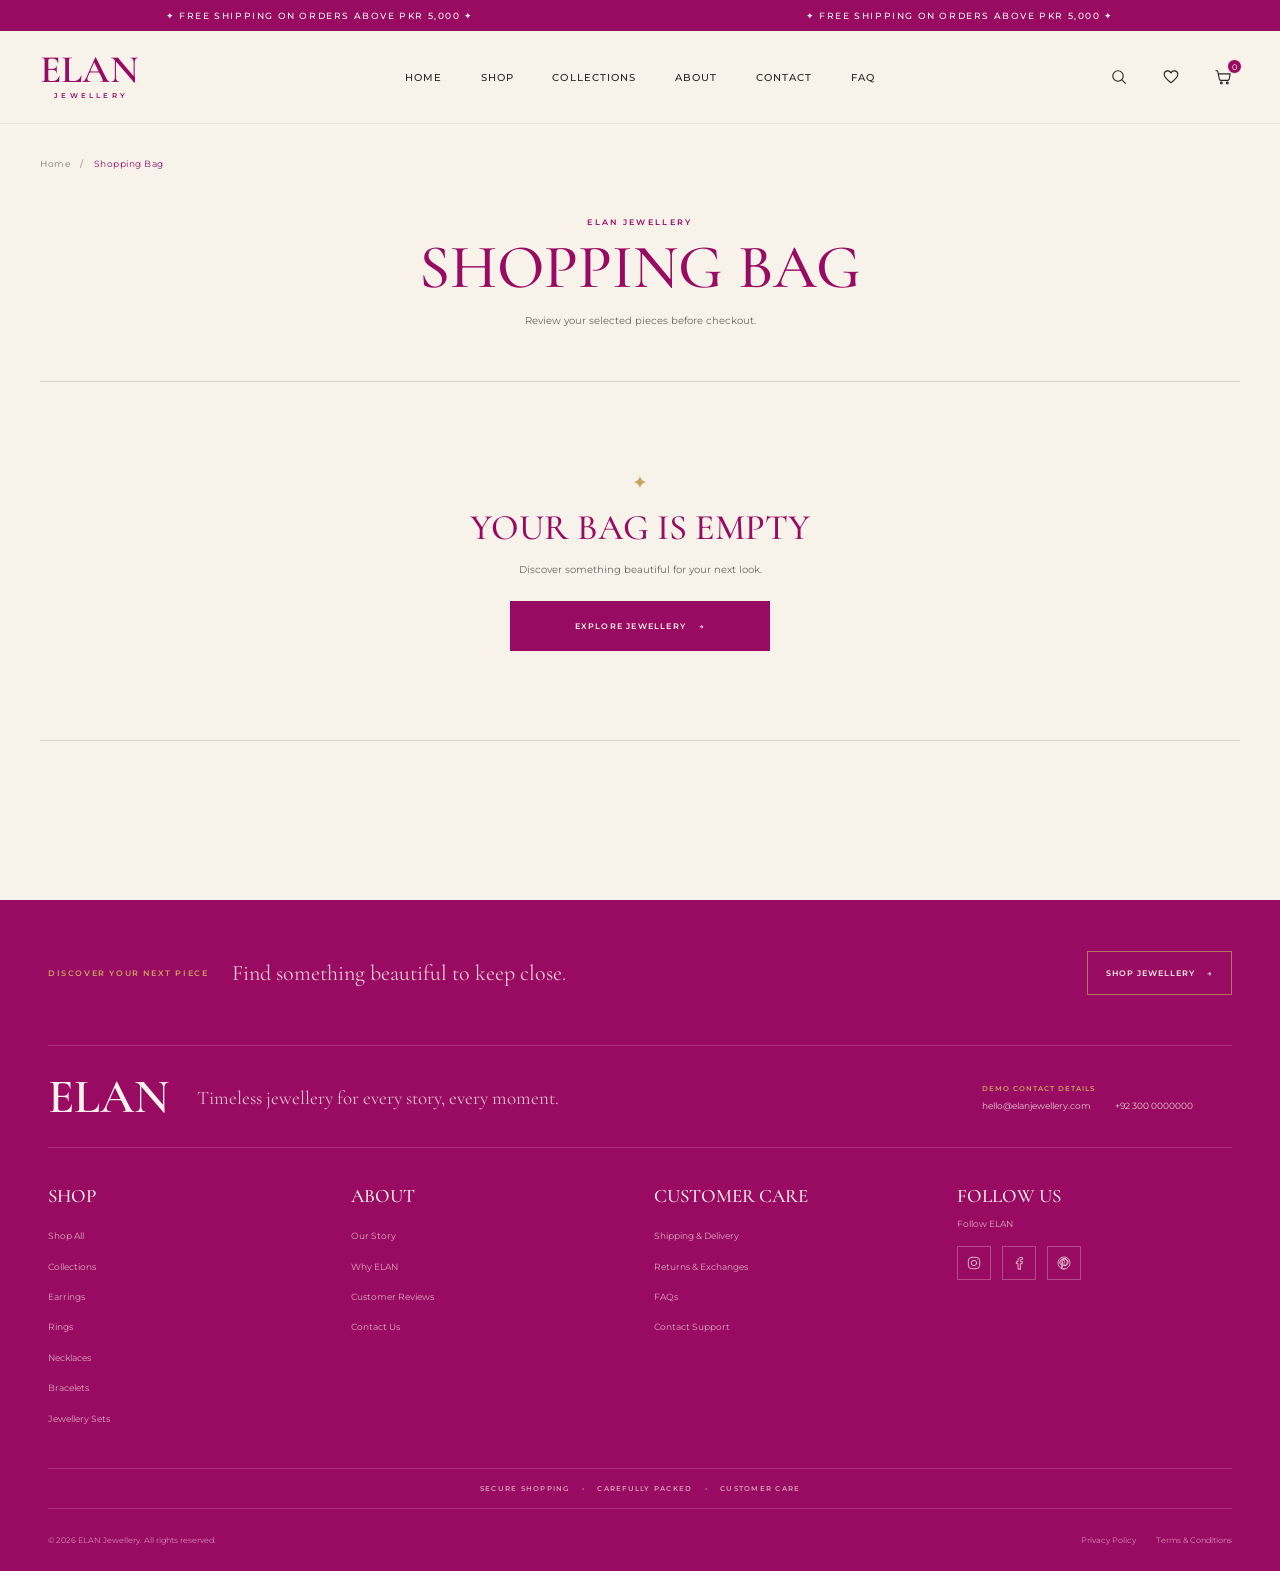
<file: cart.html>
<!doctype html>
<html lang="en">
<head>
	<meta charset="utf-8">
	<meta name="viewport" content="width=device-width, initial-scale=1">
	<meta name="theme-color" content="#F8F3EA">
	<meta name="elan-route" content="/cart">
	<title>Cart | ELAN Jewellery</title>
	<link rel="preconnect" href="https://fonts.googleapis.com">
	<link rel="preconnect" href="https://fonts.gstatic.com" crossorigin>
	<link href="https://fonts.googleapis.com/css2?family=Cormorant+Garamond:wght@500;600&family=Montserrat:wght@400;500;600&display=swap" rel="stylesheet">
	<link rel="stylesheet" href="./index.css">
	<link rel="stylesheet" href="./category.css">
	<link rel="stylesheet" href="./product-detail.css">
	<link rel="stylesheet" href="./cart-page.css">
	<link rel="stylesheet" href="./checkout-page.css">
	<link rel="stylesheet" href="./contact-page.css">
	<link rel="stylesheet" href="./faq-page.css">
</head>
<body>
	<main><section class="page-entry-fallback"><div><p class="brand-story-eyebrow">YOUR ELAN BAG</p><h1>Your Bag</h1><p>Your selected jewellery will appear here.</p><a href="/shop">Explore jewellery</a></div></section></main>
	<script src="./site-shell.js?v=1"></script>
	<script src="./products.js?v=3"></script>
	<script src="./category-system.js?v=26"></script>
</body>
</html>
</file>
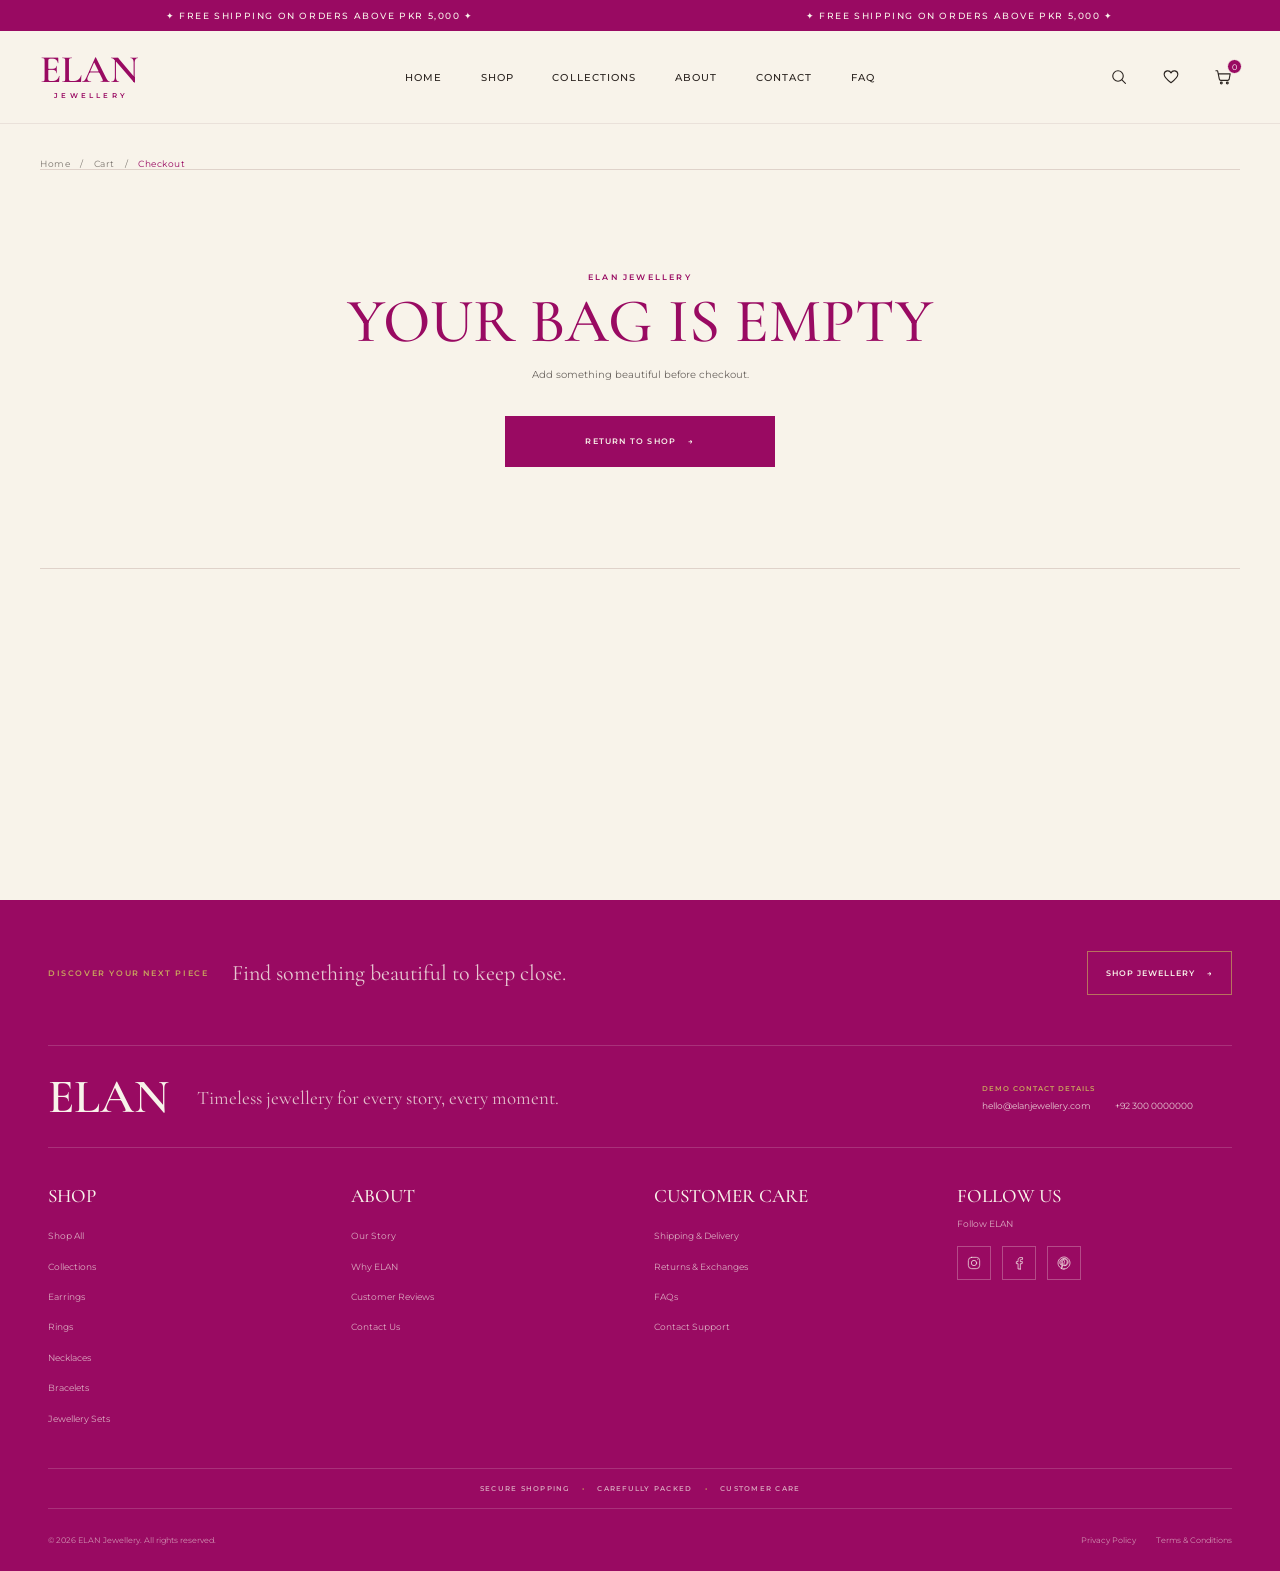
<file: checkout.html>
<!doctype html>
<html lang="en">
<head>
	<meta charset="utf-8">
	<meta name="viewport" content="width=device-width, initial-scale=1">
	<meta name="theme-color" content="#F8F3EA">
	<meta name="elan-route" content="/checkout">
	<title>Checkout | ELAN Jewellery</title>
	<link rel="preconnect" href="https://fonts.googleapis.com">
	<link rel="preconnect" href="https://fonts.gstatic.com" crossorigin>
	<link href="https://fonts.googleapis.com/css2?family=Cormorant+Garamond:wght@500;600&family=Montserrat:wght@400;500;600&display=swap" rel="stylesheet">
	<link rel="stylesheet" href="./index.css">
	<link rel="stylesheet" href="./category.css">
	<link rel="stylesheet" href="./product-detail.css">
	<link rel="stylesheet" href="./cart-page.css">
	<link rel="stylesheet" href="./checkout-page.css">
	<link rel="stylesheet" href="./contact-page.css">
	<link rel="stylesheet" href="./faq-page.css">
</head>
<body>
	<main><section class="page-entry-fallback"><div><p class="brand-story-eyebrow">A LITTLE ELAN, ON ITS WAY</p><h1>Checkout</h1><p>Review your bag and delivery details to place your order.</p></div></section></main>
	<script src="./site-shell.js?v=1"></script>
	<script src="./products.js?v=3"></script>
	<script src="./category-system.js?v=26"></script>
</body>
</html>
</file>
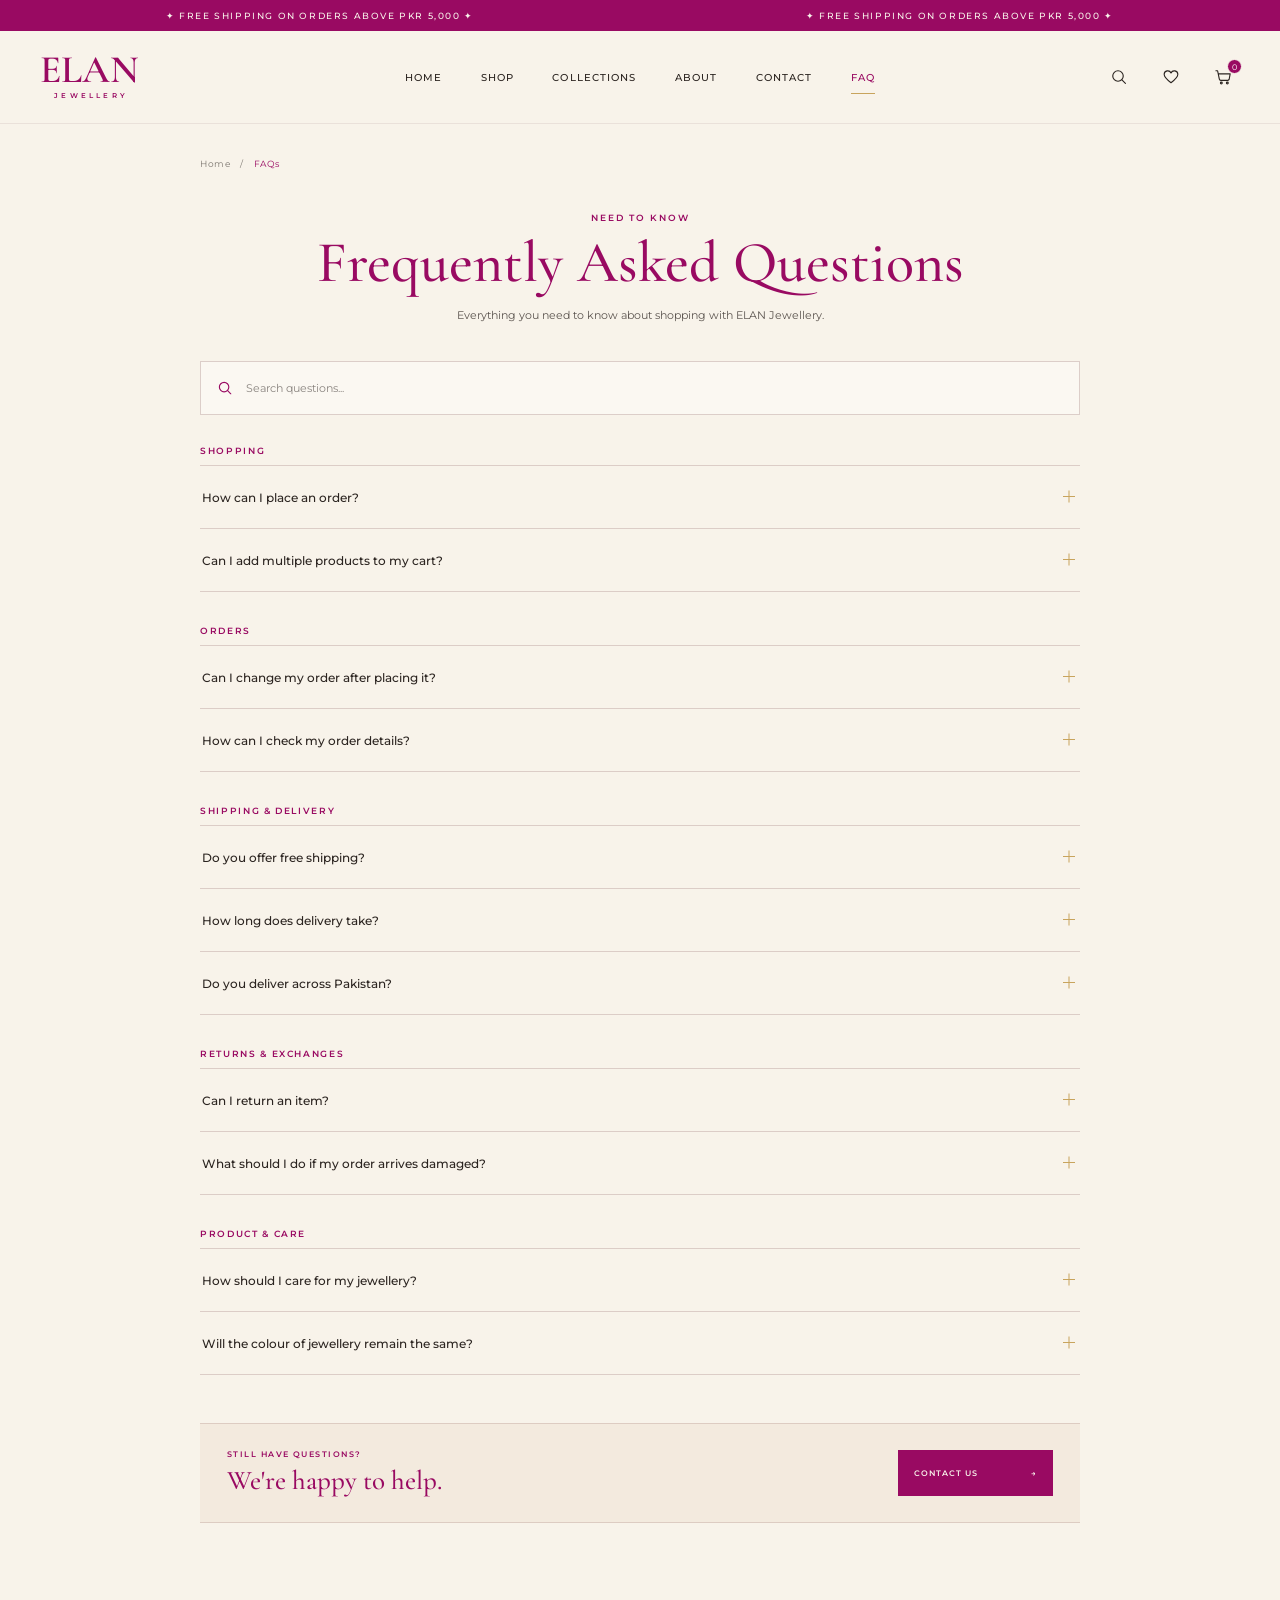
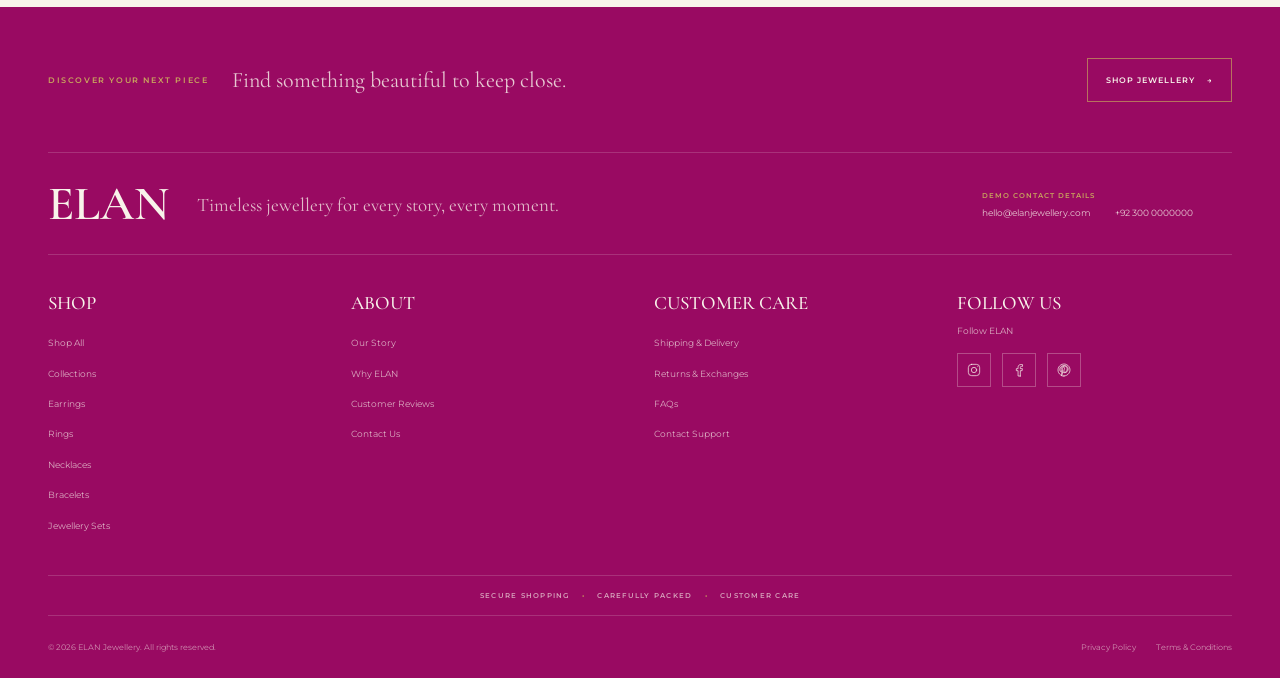
<file: faq.html>
<!doctype html>
<html lang="en">
<head>
	<meta charset="utf-8">
	<meta name="viewport" content="width=device-width, initial-scale=1">
	<meta name="theme-color" content="#F8F3EA">
	<meta name="elan-route" content="/faq">
	<title>FAQ | ELAN Jewellery</title>
	<link rel="preconnect" href="https://fonts.googleapis.com">
	<link rel="preconnect" href="https://fonts.gstatic.com" crossorigin>
	<link href="https://fonts.googleapis.com/css2?family=Cormorant+Garamond:wght@500;600&family=Montserrat:wght@400;500;600&display=swap" rel="stylesheet">
	<link rel="stylesheet" href="./index.css">
	<link rel="stylesheet" href="./category.css">
	<link rel="stylesheet" href="./product-detail.css">
	<link rel="stylesheet" href="./cart-page.css">
	<link rel="stylesheet" href="./checkout-page.css">
	<link rel="stylesheet" href="./contact-page.css">
	<link rel="stylesheet" href="./faq-page.css">
</head>
<body>
	<main><section class="page-entry-fallback"><div><p class="brand-story-eyebrow">NEED TO KNOW</p><h1>Frequently Asked Questions</h1><p>Everything you need to know about shopping with ELAN Jewellery.</p><a href="/contact">Contact Us</a></div></section></main>
	<script src="./site-shell.js?v=1"></script>
	<script src="./products.js?v=3"></script>
	<script src="./category-system.js?v=26"></script>
</body>
</html>
</file>
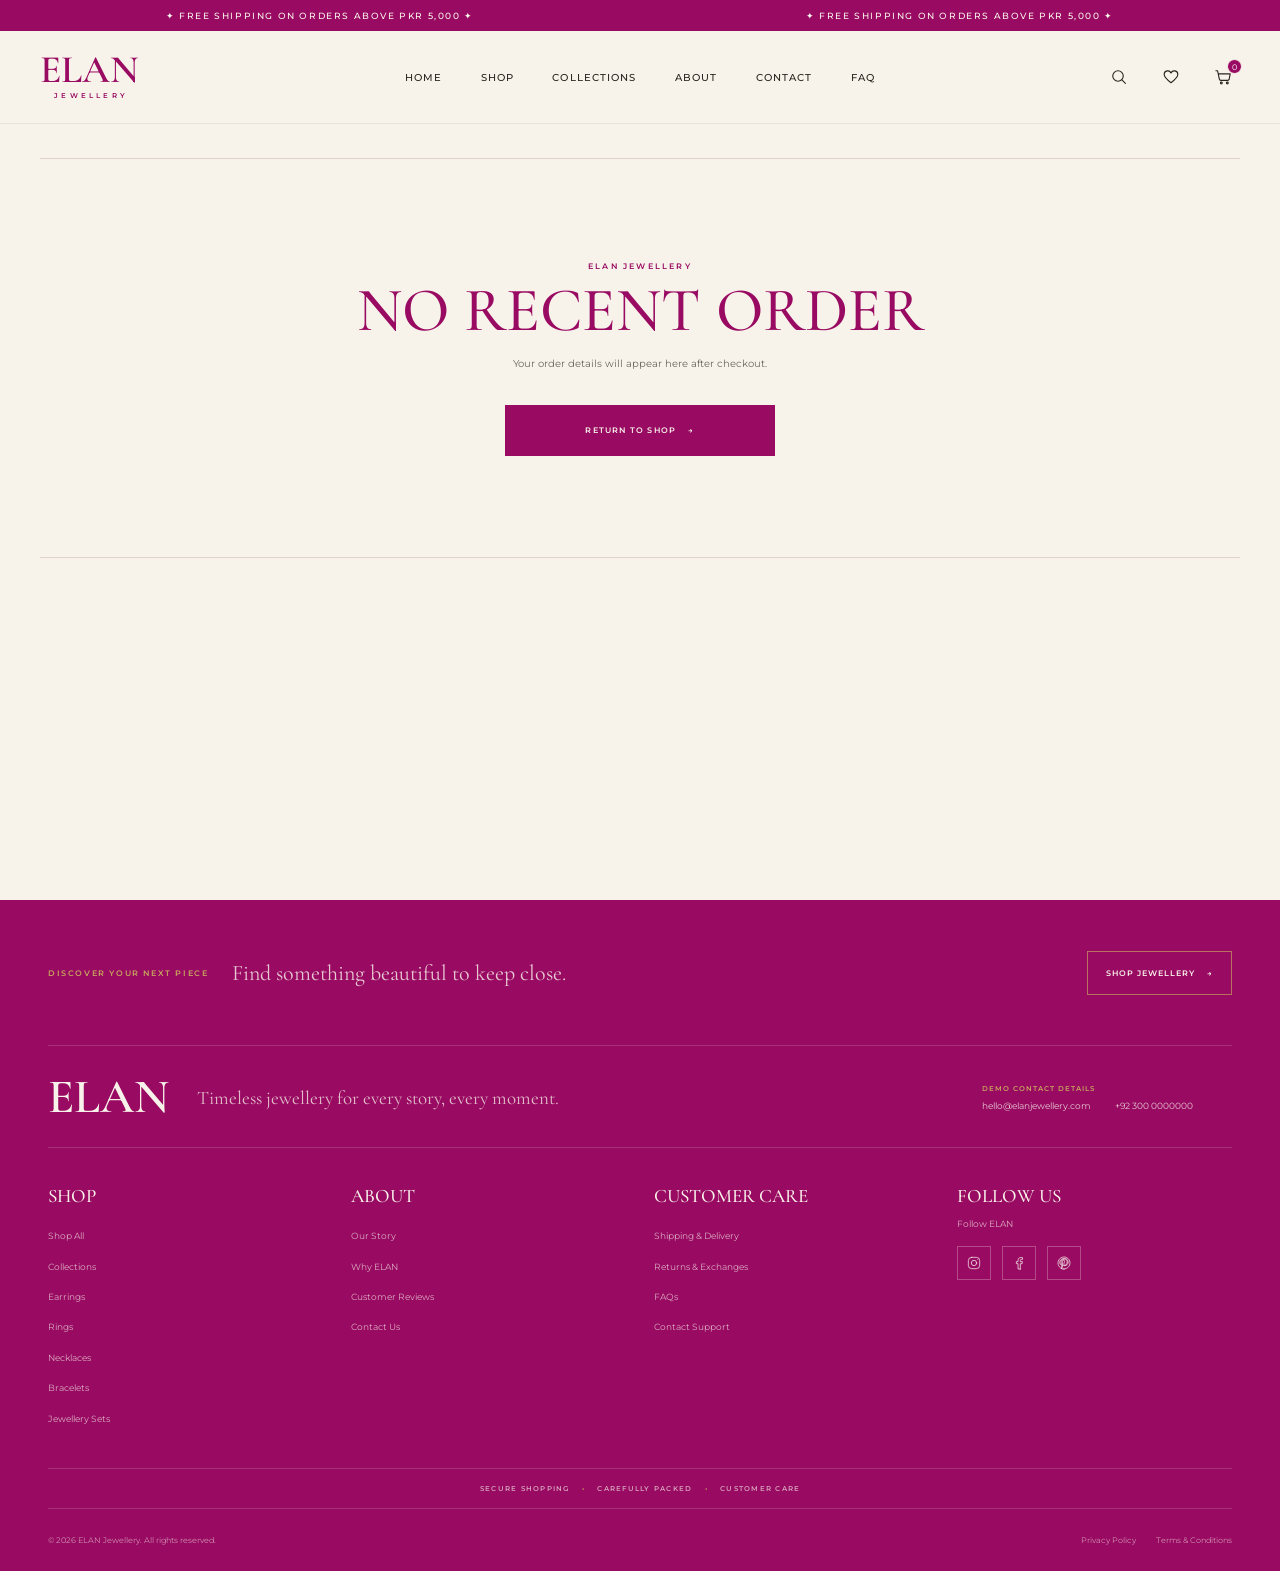
<file: order-confirmation.html>
<!doctype html>
<html lang="en">
<head>
	<meta charset="utf-8">
	<meta name="viewport" content="width=device-width, initial-scale=1">
	<meta name="theme-color" content="#F8F3EA">
	<meta name="elan-route" content="/order-confirmation">
	<title>Order Confirmation | ELAN Jewellery</title>
	<link rel="preconnect" href="https://fonts.googleapis.com">
	<link rel="preconnect" href="https://fonts.gstatic.com" crossorigin>
	<link href="https://fonts.googleapis.com/css2?family=Cormorant+Garamond:wght@500;600&family=Montserrat:wght@400;500;600&display=swap" rel="stylesheet">
	<link rel="stylesheet" href="./index.css">
	<link rel="stylesheet" href="./category.css">
	<link rel="stylesheet" href="./product-detail.css">
	<link rel="stylesheet" href="./cart-page.css">
	<link rel="stylesheet" href="./checkout-page.css">
	<link rel="stylesheet" href="./contact-page.css">
	<link rel="stylesheet" href="./faq-page.css">
</head>
<body>
	<main><section class="page-entry-fallback"><div><p class="brand-story-eyebrow">THANK YOU FOR CHOOSING ELAN</p><h1>Order Confirmation</h1><p>Your order details will appear here after checkout.</p><a href="/shop">Continue shopping</a></div></section></main>
	<script src="./site-shell.js?v=1"></script>
	<script src="./products.js?v=3"></script>
	<script src="./category-system.js?v=26"></script>
</body>
</html>
</file>
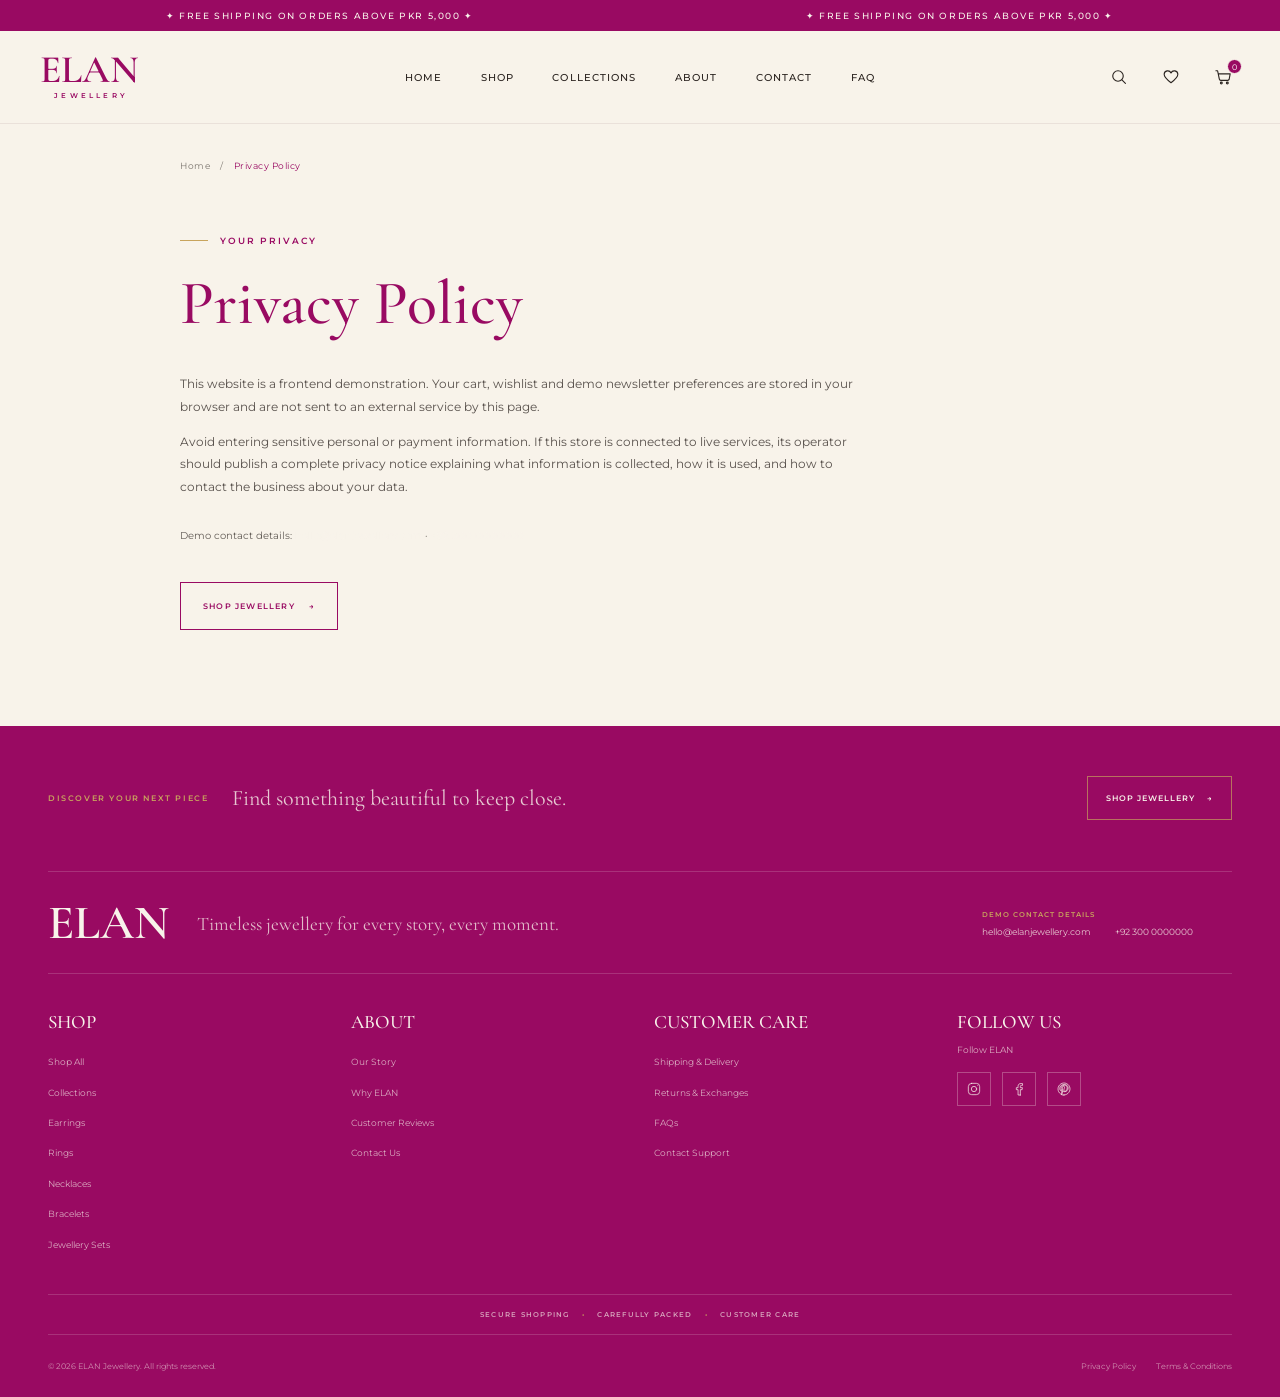
<file: privacy-policy.html>
<!doctype html>
<html lang="en">
<head>
	<meta charset="utf-8">
	<meta name="viewport" content="width=device-width, initial-scale=1">
	<meta name="theme-color" content="#F8F3EA">
	<meta name="elan-route" content="/privacy-policy">
	<title>Privacy Policy | ELAN Jewellery</title>
	<link rel="preconnect" href="https://fonts.googleapis.com">
	<link rel="preconnect" href="https://fonts.gstatic.com" crossorigin>
	<link href="https://fonts.googleapis.com/css2?family=Cormorant+Garamond:wght@500;600&family=Montserrat:wght@400;500;600&display=swap" rel="stylesheet">
	<link rel="stylesheet" href="./index.css">
	<link rel="stylesheet" href="./category.css">
	<link rel="stylesheet" href="./product-detail.css">
	<link rel="stylesheet" href="./cart-page.css">
	<link rel="stylesheet" href="./checkout-page.css">
	<link rel="stylesheet" href="./contact-page.css">
	<link rel="stylesheet" href="./faq-page.css">
</head>
<body>
	<main><section class="page-entry-fallback"><div><p class="brand-story-eyebrow">YOUR PRIVACY</p><h1>Privacy Policy</h1><p>This demonstration stores cart, wishlist and newsletter preferences in your browser. It does not send this information to an external service.</p><a href="/contact">Contact ELAN</a></div></section></main>
	<script src="./site-shell.js?v=1"></script>
	<script src="./products.js?v=3"></script>
	<script src="./category-system.js?v=26"></script>
</body>
</html>
</file>
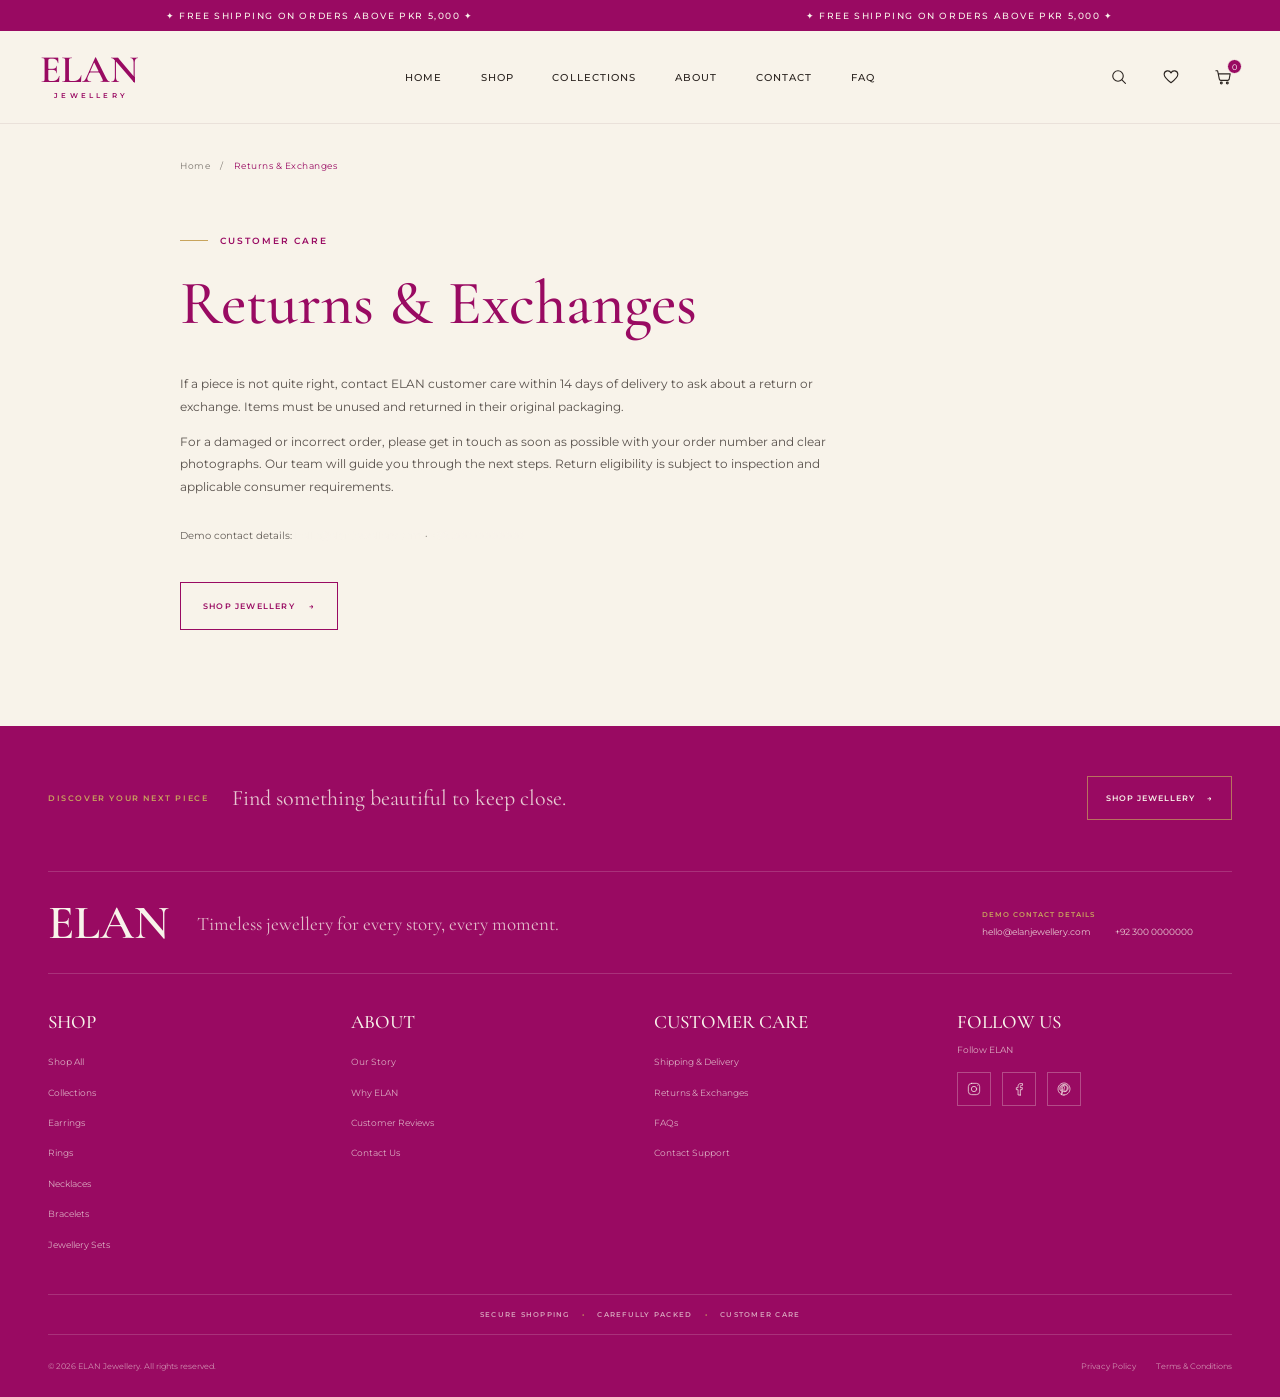
<file: returns-exchanges.html>
<!doctype html>
<html lang="en">
<head>
	<meta charset="utf-8">
	<meta name="viewport" content="width=device-width, initial-scale=1">
	<meta name="theme-color" content="#F8F3EA">
	<meta name="elan-route" content="/returns-exchanges">
	<title>Returns &amp; Exchanges | ELAN Jewellery</title>
	<link rel="preconnect" href="https://fonts.googleapis.com">
	<link rel="preconnect" href="https://fonts.gstatic.com" crossorigin>
	<link href="https://fonts.googleapis.com/css2?family=Cormorant+Garamond:wght@500;600&family=Montserrat:wght@400;500;600&display=swap" rel="stylesheet">
	<link rel="stylesheet" href="./index.css">
	<link rel="stylesheet" href="./category.css">
	<link rel="stylesheet" href="./product-detail.css">
	<link rel="stylesheet" href="./cart-page.css">
	<link rel="stylesheet" href="./checkout-page.css">
	<link rel="stylesheet" href="./contact-page.css">
	<link rel="stylesheet" href="./faq-page.css">
</head>
<body>
	<main><section class="page-entry-fallback"><div><p class="brand-story-eyebrow">CUSTOMER CARE</p><h1>Returns &amp; Exchanges</h1><p>Contact ELAN within 14 days of delivery to ask about a return or exchange. Items must be unused and in their original packaging.</p><a href="/contact">Contact customer care</a></div></section></main>
	<script src="./site-shell.js?v=1"></script>
	<script src="./products.js?v=3"></script>
	<script src="./category-system.js?v=26"></script>
</body>
</html>
</file>
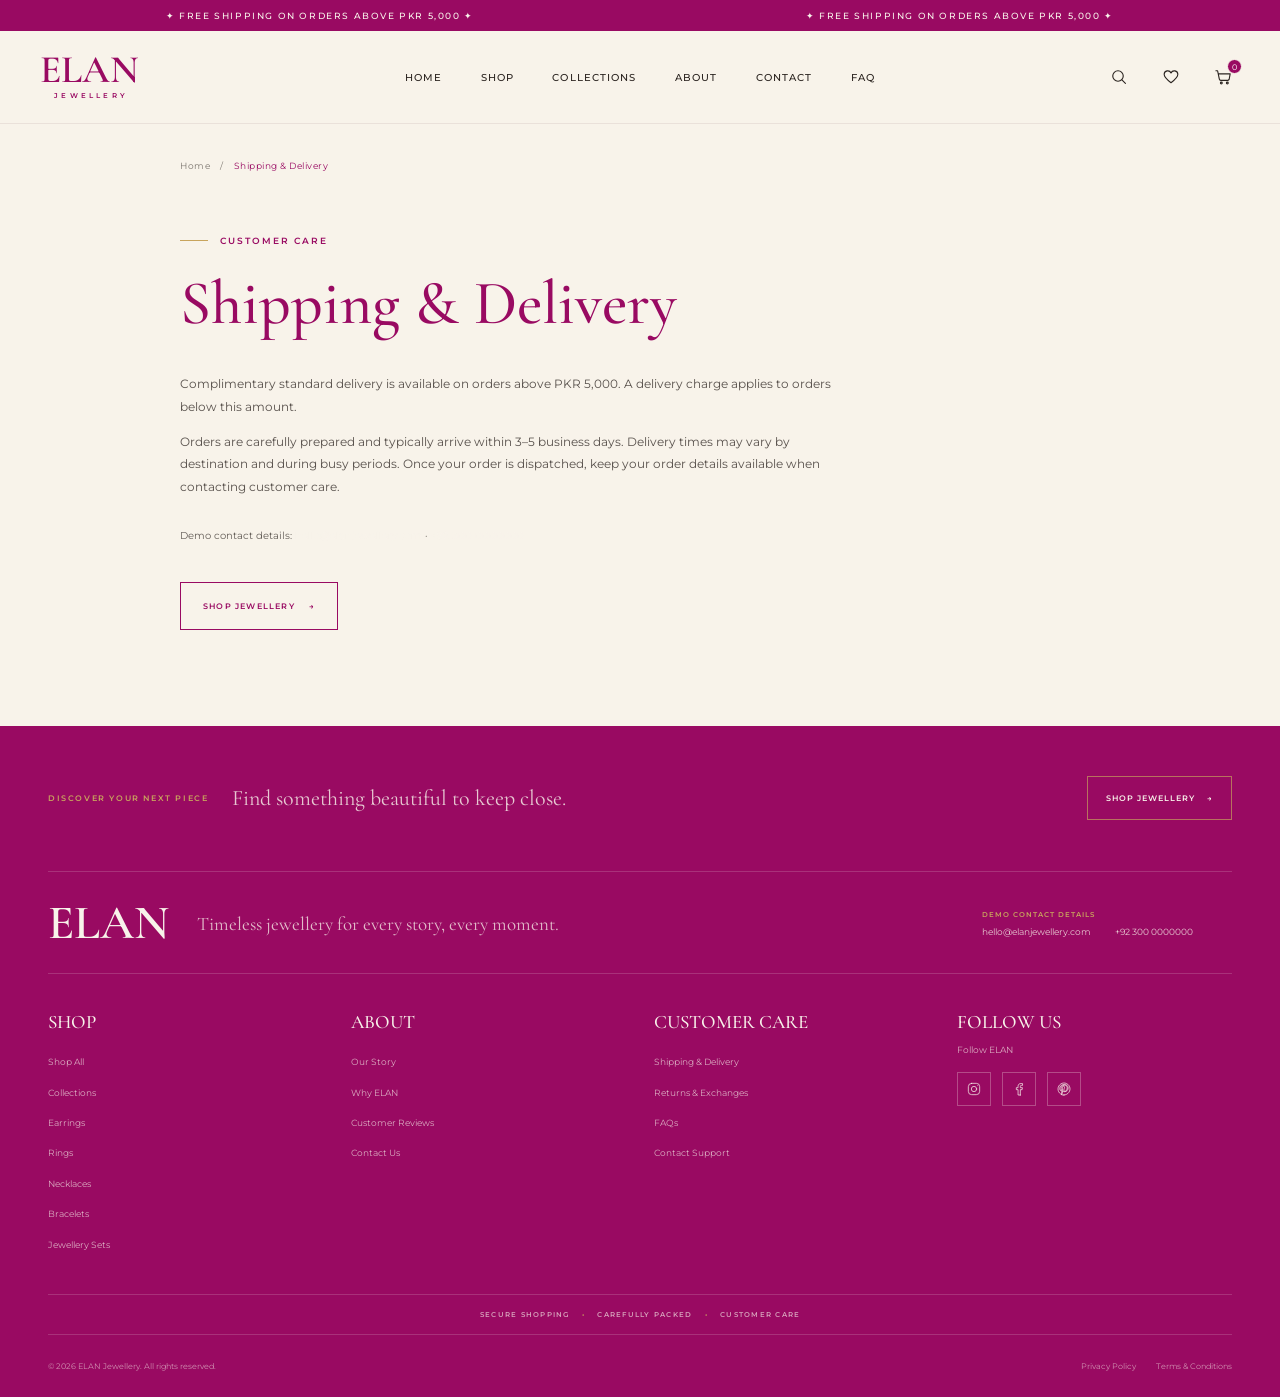
<file: shipping-delivery.html>
<!doctype html>
<html lang="en">
<head>
	<meta charset="utf-8">
	<meta name="viewport" content="width=device-width, initial-scale=1">
	<meta name="theme-color" content="#F8F3EA">
	<meta name="elan-route" content="/shipping-delivery">
	<title>Shipping &amp; Delivery | ELAN Jewellery</title>
	<link rel="preconnect" href="https://fonts.googleapis.com">
	<link rel="preconnect" href="https://fonts.gstatic.com" crossorigin>
	<link href="https://fonts.googleapis.com/css2?family=Cormorant+Garamond:wght@500;600&family=Montserrat:wght@400;500;600&display=swap" rel="stylesheet">
	<link rel="stylesheet" href="./index.css">
	<link rel="stylesheet" href="./category.css">
	<link rel="stylesheet" href="./product-detail.css">
	<link rel="stylesheet" href="./cart-page.css">
	<link rel="stylesheet" href="./checkout-page.css">
	<link rel="stylesheet" href="./contact-page.css">
	<link rel="stylesheet" href="./faq-page.css">
</head>
<body>
	<main><section class="page-entry-fallback"><div><p class="brand-story-eyebrow">CUSTOMER CARE</p><h1>Shipping &amp; Delivery</h1><p>Complimentary standard delivery is available on orders above PKR 5,000. Orders are carefully prepared and typically arrive within 3–5 business days.</p><a href="/contact">Contact customer care</a></div></section></main>
	<script src="./site-shell.js?v=1"></script>
	<script src="./products.js?v=3"></script>
	<script src="./category-system.js?v=26"></script>
</body>
</html>
</file>
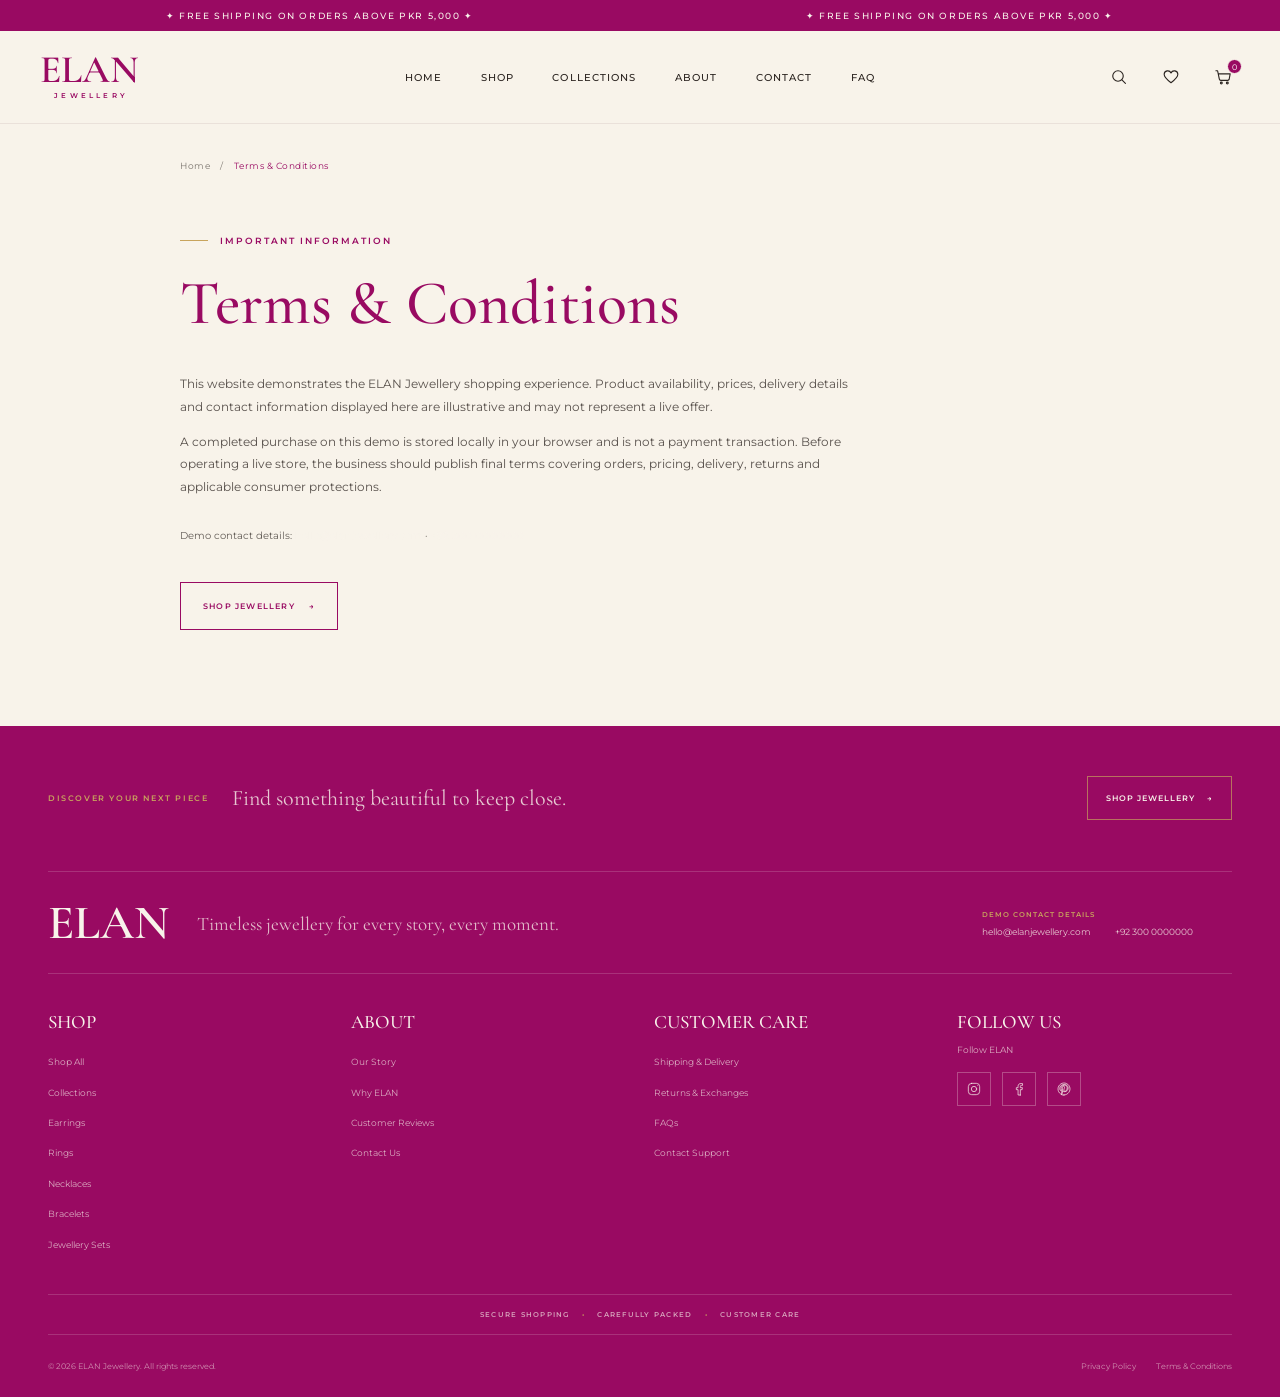
<file: terms-and-conditions.html>
<!doctype html>
<html lang="en">
<head>
	<meta charset="utf-8">
	<meta name="viewport" content="width=device-width, initial-scale=1">
	<meta name="theme-color" content="#F8F3EA">
	<meta name="elan-route" content="/terms-and-conditions">
	<title>Terms &amp; Conditions | ELAN Jewellery</title>
	<link rel="preconnect" href="https://fonts.googleapis.com">
	<link rel="preconnect" href="https://fonts.gstatic.com" crossorigin>
	<link href="https://fonts.googleapis.com/css2?family=Cormorant+Garamond:wght@500;600&family=Montserrat:wght@400;500;600&display=swap" rel="stylesheet">
	<link rel="stylesheet" href="./index.css">
	<link rel="stylesheet" href="./category.css">
	<link rel="stylesheet" href="./product-detail.css">
	<link rel="stylesheet" href="./cart-page.css">
	<link rel="stylesheet" href="./checkout-page.css">
	<link rel="stylesheet" href="./contact-page.css">
	<link rel="stylesheet" href="./faq-page.css">
</head>
<body>
	<main><section class="page-entry-fallback"><div><p class="brand-story-eyebrow">IMPORTANT INFORMATION</p><h1>Terms &amp; Conditions</h1><p>This website demonstrates the ELAN Jewellery shopping experience. Product and service information is illustrative, and demo orders are stored locally rather than submitted as live transactions.</p><a href="/contact">Contact ELAN</a></div></section></main>
	<script src="./site-shell.js?v=1"></script>
	<script src="./products.js?v=3"></script>
	<script src="./category-system.js?v=26"></script>
</body>
</html>
</file>
<file: index.css>
:root {
	color-scheme: light;
	--color-burgundy: #990a62;
	--color-burgundy-dark: #990a62;
	--color-cream: #F8F3EA;
	--color-beige: #EFE4D5;
	--color-gold: #C8A45D;
	--color-text: #2B2420;
	--font-display: "Cormorant Garamond", Georgia, serif;
	--font-interface: "Montserrat", "Helvetica Neue", sans-serif;
}

* {
	box-sizing: border-box;
}

html {
	min-width: 320px;
	background: var(--color-cream);
}

body {
	margin: 0;
	color: var(--color-text);
	font-family: var(--font-interface);
	-webkit-font-smoothing: antialiased;
}

button,
input {
	font: inherit;
}

.site-header {
	position: sticky;
	top: -31px;
	z-index: 10;
	animation: header-arrive 700ms ease-out both;
}

.announcement-bar {
	position: relative;
	height: 31px;
	overflow: hidden;
	background: var(--color-burgundy-dark);
	color: var(--color-cream);
}

.announcement-track {
	display: flex;
	width: max-content;
	height: 100%;
	align-items: center;
	justify-content: flex-start;
	animation: announcement-drift 32s linear infinite;
}

.announcement-message {
	flex: 0 0 auto;
	min-width: 50vw;
	margin: 0;
	padding: 0 56px;
	font-size: 9px;
	font-weight: 500;
	letter-spacing: 1.6px;
	line-height: 1;
	text-align: center;
}

.navigation-shell {
	position: relative;
	z-index: 10;
	background: rgb(248 243 234 / 96%);
	border-bottom: 1px solid rgb(84 21 25 / 8%);
	transition: box-shadow 250ms ease, background-color 250ms ease;
	backdrop-filter: blur(12px);
}

.navigation-shell.is-compact {
	background: rgb(248 243 234 / 98%);
	box-shadow: 0 5px 18px rgb(43 36 32 / 6%);
}

.navigation-inner {
	position: relative;
	display: grid;
	width: min(100% - 80px, 1320px);
	min-height: 92px;
	margin: 0 auto;
	grid-template-columns: 1fr auto 1fr;
	align-items: center;
	transition: min-height 250ms ease;
}

.is-compact .navigation-inner {
	min-height: 74px;
}

.brand {
	display: inline-flex;
	width: fit-content;
	flex-direction: column;
	align-items: center;
	justify-self: start;
	color: var(--color-burgundy-dark);
	text-decoration: none;
}

.brand-name {
	font-family: var(--font-display);
	font-size: 39px;
	font-weight: 600;
	line-height: .78;
}

.brand-descriptor {
	margin-top: 7px;
	font-size: 7px;
	font-weight: 600;
	letter-spacing: 3.2px;
	line-height: 1;
	padding-left: 3.2px;
}

.primary-navigation {
	display: flex;
	height: 100%;
	align-items: center;
	justify-content: center;
	gap: clamp(22px, 3vw, 46px);
}

.navigation-link {
	position: relative;
	display: inline-flex;
	height: 100%;
	align-items: center;
	color: var(--color-text);
	font-size: 10px;
	font-weight: 500;
	letter-spacing: 1.1px;
	text-decoration: none;
	text-transform: uppercase;
	transition: color 200ms ease;
}

.navigation-link::after {
	position: absolute;
	right: 0;
	bottom: calc(50% - 17px);
	left: 0;
	height: 1px;
	background: var(--color-gold);
	content: "";
	transform: scaleX(0);
	transform-origin: left;
	transition: transform 240ms ease;
}

.navigation-link:hover,
.navigation-link:focus-visible,
.navigation-link.is-current {
	color: var(--color-burgundy);
}

.navigation-link:hover::after,
.navigation-link:focus-visible::after,
.navigation-link.is-current::after {
	transform: scaleX(1);
}

.header-actions {
	display: flex;
	align-items: center;
	justify-self: end;
	gap: 18px;
}

.icon-button {
	position: relative;
	display: inline-grid;
	width: 34px;
	height: 38px;
	padding: 0;
	place-items: center;
	border: 0;
	background: transparent;
	color: var(--color-text);
	cursor: pointer;
	text-decoration: none;
	transition: color 200ms ease;
}

.icon-button:hover,
.icon-button:focus-visible {
	color: var(--color-burgundy);
}

.icon-button svg {
	width: 20px;
	height: 20px;
	fill: none;
	stroke: currentColor;
	stroke-linecap: round;
	stroke-linejoin: round;
	stroke-width: 1.35;
}

.cart-count {
	position: absolute;
	top: 1px;
	right: -2px;
	display: grid;
	width: 15px;
	height: 15px;
	place-items: center;
	border: 1px solid var(--color-cream);
	border-radius: 50%;
	background: var(--color-burgundy);
	color: #fff;
	font-family: var(--font-interface);
	font-size: 8px;
	line-height: 1;
	animation: badge-arrive 500ms 250ms ease-out both;
}

.menu-toggle {
	display: none;
}

.close-icon {
	display: none;
}

.search-dialog {
	width: min(920px, calc(100% - 36px));
	max-width: none;
	max-height: calc(100dvh - 40px);
	overflow-y: auto;
	padding: 0;
	border: 1px solid rgb(200 164 93 / 55%);
	background: var(--color-cream);
	color: var(--color-text);
	box-shadow: 0 24px 80px rgb(43 36 32 / 20%);
}

.search-dialog::backdrop {
	background: rgb(43 36 32 / 42%);
	backdrop-filter: blur(3px);
}

.search-dialog[open] {
	animation: dialog-arrive 220ms ease-out both;
}

.search-dialog-content {
	padding: 31px 34px 35px;
}

.search-dialog-heading {
	display: flex;
	align-items: center;
	justify-content: space-between;
	margin-bottom: 22px;
}

.search-dialog-heading h1 {
	margin: 0;
	color: var(--color-burgundy-dark);
	font-family: var(--font-display);
	font-size: 30px;
	font-weight: 500;
}

.search-close {
	width: 32px;
	height: 32px;
}

.search-form {
	display: flex;
	min-height: 50px;
	border-bottom: 1px solid var(--color-gold);
}

.search-form input {
	width: 100%;
	min-width: 0;
	border: 0;
	outline: 0;
	background: transparent;
	color: var(--color-text);
	font-size: 13px;
}

.search-form input::placeholder {
	color: rgb(43 36 32 / 55%);
}

.search-submit {
	display: grid;
	width: 42px;
	flex: 0 0 42px;
	place-items: center;
	border: 0;
	background: transparent;
	color: var(--color-burgundy);
	cursor: pointer;
}

.search-submit svg {
	width: 20px;
	height: 20px;
	fill: none;
	stroke: currentColor;
	stroke-linecap: round;
	stroke-linejoin: round;
	stroke-width: 1.4;
}

.search-clear {
	display: grid;
	width: 36px;
	flex: 0 0 36px;
	place-items: center;
	border: 0;
	background: transparent;
	color: rgb(43 36 32 / 65%);
	cursor: pointer;
}

.search-clear[hidden] {
	display: none;
}

.search-clear svg {
	width: 16px;
	height: 16px;
	fill: none;
	stroke: currentColor;
	stroke-linecap: round;
	stroke-width: 1.5;
}

.search-dialog-body {
	padding-top: 22px;
}

.popular-searches h2 {
	margin: 0 0 14px;
	color: var(--color-burgundy);
	font-size: 9px;
	font-weight: 600;
	letter-spacing: 1.5px;
}

.popular-search-list {
	display: flex;
	flex-wrap: wrap;
	gap: 9px 22px;
}

.popular-search-list button {
	min-height: 40px;
	padding: 0 0 5px;
	border: 0;
	border-bottom: 1px solid rgb(200 164 93 / 55%);
	background: transparent;
	color: var(--color-text);
	cursor: pointer;
	font-family: var(--font-display);
	font-size: 18px;
}

.search-result-toolbar {
	display: flex;
	align-items: center;
	justify-content: space-between;
	gap: 16px;
	margin-bottom: 16px;
}

.search-result-toolbar p {
	margin: 0;
	color: var(--color-burgundy);
	font-size: 9px;
	font-weight: 600;
	letter-spacing: 1.2px;
}

.search-view-all {
	padding: 8px 0;
	border: 0;
	background: transparent;
	color: var(--color-burgundy-dark);
	cursor: pointer;
	font-size: 9px;
	font-weight: 600;
	letter-spacing: 1px;
	text-decoration: none;
}

.catalog-product-grid.search-live-product-grid {
	grid-template-columns: repeat(4, minmax(0, 1fr));
	gap: 20px 16px;
}

.search-live-product-grid .catalog-product-name {
	font-size: 16px;
}

.search-live-product-grid .catalog-product-description {
	min-height: 30px;
	font-size: 8px;
}

.search-live-product-grid .catalog-add-button {
	min-height: 36px;
}

.search-live-empty {
	margin: 0;
	padding: 24px 0;
	border-top: 1px solid rgb(84 21 25 / 14%);
	color: var(--color-burgundy-dark);
	font-family: var(--font-display);
	font-size: 22px;
}

.visually-hidden {
	position: absolute;
	width: 1px;
	height: 1px;
	overflow: hidden;
	clip: rect(0, 0, 0, 0);
	white-space: nowrap;
	clip-path: inset(50%);
}

@keyframes announcement-drift {
	from { transform: translateX(0); }
	to { transform: translateX(-50%); }
}

@keyframes header-arrive {
	from { opacity: 0; transform: translateY(-7px); }
	to { opacity: 1; transform: translateY(0); }
}

@keyframes badge-arrive {
	from { opacity: 0; transform: scale(.85); }
	to { opacity: 1; transform: scale(1); }
}

@keyframes dialog-arrive {
	from { opacity: 0; transform: translateY(-8px); }
	to { opacity: 1; transform: translateY(0); }
}

@media (max-width: 1000px) {
	.navigation-inner {
		width: calc(100% - 48px);
	}

	.primary-navigation {
		gap: 21px;
	}

	.navigation-link {
		font-size: 9px;
		letter-spacing: .8px;
	}

	.header-actions {
		gap: 11px;
	}
}

@media (max-width: 760px) {
	.search-dialog {
		width: calc(100% - 16px);
		max-height: calc(100dvh - 16px);
	}

	.search-dialog-content {
		padding: 24px 18px 28px;
	}

	.search-dialog-heading h1 {
		font-size: 25px;
	}

	.catalog-product-grid.search-live-product-grid {
		grid-template-columns: repeat(2, minmax(0, 1fr));
		gap: 20px 12px;
	}

	.search-live-product-grid .catalog-product-name {
		font-size: 17px;
	}

	.announcement-bar {
		height: 29px;
	}

	.announcement-track {
		justify-content: flex-start;
		animation-duration: 42s;
	}

	.announcement-message {
		padding: 0 34px;
		font-size: 8px;
		letter-spacing: 1.25px;
	}

	.navigation-inner,
	.is-compact .navigation-inner {
		width: calc(100% - 36px);
		min-height: 72px;
		grid-template-columns: 1fr auto;
	}

	.brand-name {
		font-size: 36px;
	}

	.header-actions {
		gap: 9px;
	}

	.wishlist-link {
		display: none;
	}

	.menu-toggle {
		display: inline-grid;
		margin-left: 2px;
	}

	.menu-toggle[aria-expanded="true"] .menu-icon {
		display: none;
	}

	.menu-toggle[aria-expanded="true"] .close-icon {
		display: block;
	}

	.primary-navigation {
		position: absolute;
		top: 100%;
		right: -18px;
		left: -18px;
		display: flex;
		height: auto;
		max-height: 0;
		overflow: hidden;
		flex-direction: column;
		align-items: stretch;
		justify-content: flex-start;
		gap: 0;
		visibility: hidden;
		border-bottom: 1px solid transparent;
		background: var(--color-cream);
		opacity: 0;
		transition: max-height 300ms ease, opacity 220ms ease, visibility 300ms, border-color 220ms ease;
	}

	.primary-navigation.is-open {
		max-height: 340px;
		visibility: visible;
		border-color: rgb(84 21 25 / 10%);
		opacity: 1;
	}

	.navigation-link {
		min-height: 55px;
		padding: 0 28px;
		border-top: 1px solid rgb(84 21 25 / 7%);
		font-size: 10px;
		letter-spacing: 1.3px;
	}

	.navigation-link::after {
		right: auto;
		bottom: 15px;
		left: 28px;
		width: 40px;
	}
}

@media (max-width: 380px) {
	.navigation-inner,
	.is-compact .navigation-inner {
		width: calc(100% - 24px);
	}

	.primary-navigation {
		left: -12px;
		right: 3px;
	}

	.header-actions {
		gap: 5px;
	}

	.icon-button {
		width: 32px;
	}
}

@media (prefers-reduced-motion: reduce) {
	*,
	*::before,
	*::after {
		scroll-behavior: auto !important;
		animation-duration: .01ms !important;
		animation-iteration-count: 1 !important;
		transition-duration: .01ms !important;
	}
}

.hero {
	position: relative;
	isolation: isolate;
	min-height: min(760px, calc(100svh - 124px));
	overflow: hidden;
	background:
		radial-gradient(ellipse at 17% 80%, rgb(239 228 213 / 42%) 0, rgb(239 228 213 / 0%) 34%),
		var(--color-cream);
}

.hero::before {
	position: absolute;
	z-index: -1;
	top: 8%;
	left: -130px;
	width: 330px;
	height: 330px;
	border: 1px solid rgb(200 164 93 / 12%);
	border-radius: 50%;
	content: "";
}

.hero-inner {
	display: grid;
	width: min(100% - 112px, 1390px);
	min-height: min(760px, calc(100svh - 124px));
	margin: 0 auto;
	grid-template-columns: minmax(0, 42fr) minmax(0, 58fr);
	align-items: center;
	column-gap: clamp(28px, 5vw, 82px);
	padding: 80px 0 70px;
}

.hero-copy {
	position: relative;
	z-index: 1;
	padding: 8px 0 16px;
}

.hero-eyebrow {
	display: flex;
	align-items: center;
	gap: 12px;
	margin: 0 0 24px;
	color: var(--color-burgundy);
	font-size: 9px;
	font-weight: 600;
	letter-spacing: 2.6px;
	line-height: 1.4;
	animation: hero-reveal-left 700ms 100ms ease-out both;
}

.hero-eyebrow::before {
	width: 29px;
	height: 1px;
	background: var(--color-gold);
	content: "";
}

.hero-title {
	display: flex;
	flex-direction: column;
	margin: 0;
	color: var(--color-burgundy-dark);
	font-family: var(--font-display);
	font-size: clamp(56px, 6.1vw, 92px);
	font-weight: 500;
	letter-spacing: 0;
	line-height: .84;
	white-space: nowrap;
	animation: hero-reveal-left 850ms 180ms ease-out both;
}

.hero-title span + span {
	margin-top: 8px;
}

.hero-title-accent {
	color: var(--color-gold);
	font-size: .94em;
	font-style: italic;
	font-weight: 500;
}

.hero-description {
	margin: 28px 0 0;
	color: rgb(43 36 32 / 76%);
	font-size: 12px;
	font-weight: 400;
	letter-spacing: .15px;
	line-height: 1.9;
	animation: hero-reveal-left 750ms 340ms ease-out both;
}

.hero-actions {
	display: flex;
	flex-direction: column;
	align-items: flex-start;
	gap: 20px;
	margin-top: 34px;
	animation: hero-reveal-left 750ms 440ms ease-out both;
}

.hero-button {
	display: inline-flex;
	min-width: 174px;
	min-height: 52px;
	align-items: center;
	justify-content: space-between;
	gap: 26px;
	padding: 0 19px 0 22px;
	border: 1px solid var(--color-burgundy-dark);
	background: var(--color-burgundy-dark);
	color: var(--color-cream);
	font-size: 9px;
	font-weight: 500;
	letter-spacing: 1.5px;
	text-decoration: none;
	transition: border-color 240ms ease, background-color 240ms ease, color 240ms ease, box-shadow 240ms ease;
}

.hero-button svg {
	width: 17px;
	height: 17px;
	fill: none;
	stroke: currentColor;
	stroke-linecap: round;
	stroke-linejoin: round;
	stroke-width: 1.4;
	transition: transform 240ms ease;
}

.hero-button:hover,
.hero-button:focus-visible {
	border-color: var(--color-burgundy);
	background: var(--color-burgundy);
	box-shadow: 0 7px 19px rgb(84 21 25 / 14%);
}

.hero-button:hover svg,
.hero-button:focus-visible svg {
	transform: translateX(4px);
}

.hero-secondary-link {
	color: var(--color-text);
	font-family: var(--font-display);
	font-size: 17px;
	font-style: italic;
	text-decoration-color: rgb(200 164 93 / 0%);
	text-underline-offset: 5px;
	transition: color 200ms ease, text-decoration-color 200ms ease;
}

.hero-secondary-link span {
	display: inline-block;
	margin-left: 4px;
	color: var(--color-burgundy);
	font-family: var(--font-interface);
	font-size: 13px;
	font-style: normal;
	transition: transform 200ms ease;
}

.hero-secondary-link:hover,
.hero-secondary-link:focus-visible {
	color: var(--color-burgundy);
	text-decoration: underline;
	text-decoration-color: var(--color-gold);
}

.hero-secondary-link:hover span,
.hero-secondary-link:focus-visible span {
	transform: translateX(3px);
}

.hero-visual {
	position: relative;
	width: 100%;
	max-width: 760px;
	justify-self: end;
	padding: 8px 13px 24px 0;
	animation: hero-reveal-right 900ms 220ms ease-out both;
}

.hero-gold-ring {
	position: absolute;
	z-index: -1;
	top: 50%;
	right: -5%;
	width: min(70%, 470px);
	aspect-ratio: 1;
	border: 1px solid rgb(200 164 93 / 60%);
	border-radius: 50%;
	transform: translateY(-50%);
	animation: hero-ring-drift 8s ease-in-out infinite;
}

.hero-image-frame {
	position: relative;
	width: 100%;
	height: clamp(390px, 43vw, 610px);
	overflow: hidden;
	border-radius: 24px;
	background: var(--color-beige);
	box-shadow: 0 17px 44px rgb(43 36 32 / 10%);
}

.hero-image-frame::after {
	position: absolute;
	inset: 0;
	border: 1px solid rgb(255 255 255 / 24%);
	border-radius: inherit;
	content: "";
	pointer-events: none;
}

.hero-image {
	display: block;
	width: 100%;
	height: 100%;
	object-fit: cover;
	object-position: center 48%;
}

.hero-carousel-track {
	display: flex;
	width: 1000%;
	height: 100%;
	animation: hero-carousel-travel 25s linear infinite;
	will-change: transform;
}

.hero-carousel-slide {
	position: relative;
	flex: 0 0 10%;
	width: 10%;
	height: 100%;
}

.hero-carousel:hover .hero-carousel-track {
	animation-duration: 36s;
}

.hero-collection-label {
	position: absolute;
	right: -11px;
	bottom: 51px;
	padding: 13px 18px 12px;
	border: 1px solid var(--color-gold);
	background: var(--color-cream);
	color: var(--color-burgundy-dark);
	font-size: 8px;
	font-weight: 600;
	letter-spacing: 1.8px;
	line-height: 1;
}

@keyframes hero-reveal-left {
	from { opacity: 0; transform: translateX(-18px); }
	to { opacity: 1; transform: translateX(0); }
}

@keyframes hero-reveal-right {
	from { opacity: 0; transform: translateX(20px); }
	to { opacity: 1; transform: translateX(0); }
}

@keyframes hero-ring-drift {
	0%, 100% { transform: translateY(-50%) translateX(0); }
	50% { transform: translateY(calc(-50% - 7px)) translateX(3px); }
}

@keyframes hero-carousel-travel {
	from { transform: translateX(0); }
	to { transform: translateX(-50%); }
}

@media (max-width: 900px) {
	.hero {
		min-height: auto;
	}

	.hero-inner {
		width: min(100% - 48px, 720px);
		min-height: auto;
		grid-template-columns: minmax(0, 1fr);
		row-gap: 44px;
		padding: 80px 0 68px;
	}

	.hero-copy {
		display: flex;
		flex-direction: column;
		align-items: center;
		padding: 0;
		text-align: center;
	}

	.hero-title {
		font-size: clamp(54px, 8vw, 72px);
	}

	.hero-description {
		margin-top: 24px;
	}

	.hero-actions {
		align-items: center;
		margin-top: 29px;
	}

	.hero-visual {
		width: calc(100% - 12px);
		max-width: 650px;
		justify-self: center;
	}

	.hero-image-frame {
		height: clamp(390px, 68vw, 560px);
	}
}

@media (max-width: 1100px) {
	.hero-inner {
		width: calc(100% - 72px);
		column-gap: 34px;
	}

	.hero-title {
		font-size: clamp(54px, 6.2vw, 72px);
	}

	.hero-image-frame {
		height: clamp(370px, 45vw, 540px);
	}
}

@media (max-width: 760px) {
	.hero {
		min-height: auto;
	}

	.hero-inner {
		width: calc(100% - 40px);
		min-height: auto;
		grid-template-columns: minmax(0, 1fr);
		row-gap: 44px;
		padding: 84px 0 68px;
	}

	.hero-copy {
		display: flex;
		flex-direction: column;
		align-items: center;
		padding: 0;
		text-align: center;
	}

	.hero-eyebrow {
		margin-bottom: 21px;
		font-size: 8px;
		letter-spacing: 2.2px;
	}

	.hero-title {
		font-size: clamp(57px, 12vw, 78px);
		line-height: .86;
	}

	.hero-title span + span {
		margin-top: 7px;
	}

	.hero-description {
		margin-top: 23px;
		font-size: 12px;
	}

	.desktop-break {
		display: none;
	}

	.hero-actions {
		align-items: center;
		gap: 17px;
		margin-top: 27px;
	}

	.hero-visual {
		width: calc(100% - 12px);
		max-width: 560px;
		justify-self: center;
		padding: 0 8px 18px 0;
	}

	.hero-image-frame {
		height: clamp(360px, 108vw, 520px);
	}

	.hero-gold-ring {
		right: -7%;
		width: 74%;
	}

	.hero-collection-label {
		right: -5px;
		bottom: 39px;
		padding: 12px 14px 11px;
		font-size: 7px;
		letter-spacing: 1.4px;
	}
}

@media (max-width: 380px) {
	.hero-inner {
		width: calc(100% - 32px);
		padding-top: 72px;
	}

	.hero-title {
		font-size: clamp(44px, 14vw, 52px);
	}

	.hero-description {
		max-width: 290px;
	}

	.hero-image-frame {
		height: 350px;
	}
}

@media (prefers-reduced-motion: reduce) {
	.hero *,
	.hero *::before,
	.hero *::after {
		animation-duration: .01ms !important;
		animation-iteration-count: 1 !important;
		transition-duration: .01ms !important;
	}

	.hero-carousel-track {
		animation: none !important;
	}
}

.shop-categories {
	position: relative;
	isolation: isolate;
	overflow: hidden;
	padding: clamp(82px, 9vw, 130px) 0 clamp(90px, 10vw, 142px);
	background:
		radial-gradient(ellipse at 90% 54%, rgb(239 228 213 / 46%) 0, rgb(239 228 213 / 0%) 31%),
		var(--color-cream);
}

.shop-categories::before {
	position: absolute;
	z-index: -1;
	top: 43%;
	left: -92px;
	width: 230px;
	height: 230px;
	border: 1px solid rgb(200 164 93 / 14%);
	border-radius: 50%;
	content: "";
}

.categories-inner {
	width: min(100% - 96px, 1320px);
	margin: 0 auto;
}

.categories-intro {
	margin: 0 auto 54px;
	text-align: center;
}

.categories-eyebrow {
	display: flex;
	align-items: center;
	justify-content: center;
	gap: 12px;
	margin: 0 0 12px;
	color: var(--color-burgundy);
	font-size: 9px;
	font-weight: 600;
	letter-spacing: 2.5px;
	line-height: 1.5;
}

.categories-eyebrow::before,
.categories-eyebrow::after {
	width: 24px;
	height: 1px;
	background: var(--color-gold);
	content: "";
}

.categories-title {
	margin: 0;
	color: var(--color-burgundy-dark);
	font-family: var(--font-display);
	font-size: clamp(42px, 5vw, 62px);
	font-weight: 500;
	line-height: 1;
}

.categories-description {
	margin: 15px 0 0;
	color: rgb(43 36 32 / 72%);
	font-size: 11px;
	font-weight: 400;
	letter-spacing: .1px;
	line-height: 1.85;
}

.category-grid {
	display: grid;
	grid-template-columns: repeat(5, minmax(0, 1fr));
	align-items: start;
	gap: clamp(18px, 2.2vw, 32px);
}

.category-item {
	display: flex;
	min-width: 0;
	flex-direction: column;
	align-items: center;
	color: var(--color-text);
	text-align: center;
	text-decoration: none;
}

.category-image-wrap {
	position: relative;
	display: block;
	width: 100%;
	aspect-ratio: .81;
	overflow: hidden;
	border-radius: 49% 49% 2px 2px;
	background: var(--color-beige);
	box-shadow: 0 9px 25px rgb(43 36 32 / 7%);
	transform: translateY(0);
	transition: transform 380ms cubic-bezier(.2, .65, .3, 1), box-shadow 380ms ease;
}

.category-image-wrap img {
	display: block;
	width: 100%;
	height: 100%;
	object-fit: cover;
	transition: transform 650ms cubic-bezier(.2, .65, .3, 1);
}

.category-image-shade {
	position: absolute;
	inset: 0;
	background: rgb(43 36 32 / 0%);
	transition: background-color 350ms ease;
}

.category-name {
	margin-top: 20px;
	color: var(--color-burgundy-dark);
	font-size: 10px;
	font-weight: 600;
	letter-spacing: 1.55px;
	line-height: 1.4;
	text-transform: uppercase;
	transition: color 250ms ease;
}

.category-explore {
	margin-top: 8px;
	color: rgb(43 36 32 / 68%);
	font-family: var(--font-display);
	font-size: 16px;
	font-style: italic;
	line-height: 1.3;
	opacity: .76;
	transition: color 250ms ease, opacity 250ms ease;
}

.category-explore span {
	display: inline-block;
	margin-left: 2px;
	color: var(--color-gold);
	font-family: var(--font-interface);
	font-size: 12px;
	font-style: normal;
	transition: transform 250ms ease;
}

.category-item:hover .category-image-wrap,
.category-item:focus-visible .category-image-wrap {
	box-shadow: 0 13px 28px rgb(43 36 32 / 11%);
	transform: translateY(-5px);
}

.category-item:hover .category-image-wrap img,
.category-item:focus-visible .category-image-wrap img {
	transform: scale(1.045);
}

.category-item:hover .category-image-shade,
.category-item:focus-visible .category-image-shade {
	background: rgb(43 36 32 / 10%);
}

.category-item:hover .category-name,
.category-item:focus-visible .category-name {
	color: var(--color-gold);
}

.category-item:hover .category-explore,
.category-item:focus-visible .category-explore {
	color: var(--color-burgundy-dark);
	opacity: 1;
}

.category-item:hover .category-explore span,
.category-item:focus-visible .category-explore span {
	transform: translateX(3px);
}

.has-reveal:not(.is-visible) .categories-intro,
.has-reveal:not(.is-visible) .category-item {
	opacity: 0;
	transform: translateY(17px);
}

.categories-intro,
.category-item {
	transition: opacity 700ms ease, transform 700ms ease;
}

.is-visible .categories-intro,
.is-visible .category-item {
	opacity: 1;
	transform: translateY(0);
}

.is-visible .category-item:nth-child(1) { transition-delay: 100ms; }
.is-visible .category-item:nth-child(2) { transition-delay: 190ms; }
.is-visible .category-item:nth-child(3) { transition-delay: 280ms; }
.is-visible .category-item:nth-child(4) { transition-delay: 370ms; }
.is-visible .category-item:nth-child(5) { transition-delay: 460ms; }

@media (max-width: 1050px) {
	.categories-inner {
		width: calc(100% - 72px);
	}

	.category-grid {
		grid-template-columns: repeat(6, minmax(0, 1fr));
		column-gap: 22px;
		row-gap: 38px;
	}

	.category-item {
		grid-column: span 2;
	}

	.category-item:nth-child(4) {
		grid-column: 2 / span 2;
	}

	.category-item:nth-child(5) {
		grid-column: 4 / span 2;
	}
}

@media (max-width: 620px) {
	.shop-categories {
		padding: 76px 0 88px;
	}

	.categories-inner {
		width: calc(100% - 40px);
	}

	.categories-intro {
		margin-bottom: 38px;
	}

	.categories-title {
		font-size: 44px;
	}

	.categories-description {
		max-width: 320px;
		margin-right: auto;
		margin-left: auto;
		font-size: 10px;
	}

	.categories-desktop-break {
		display: none;
	}

	.category-grid {
		grid-template-columns: repeat(2, minmax(0, 1fr));
		column-gap: 18px;
		row-gap: 35px;
	}

	.category-item,
	.category-item:nth-child(4) {
		grid-column: auto;
	}

	.category-item:nth-child(5) {
		width: calc((100% - 18px) / 2);
		grid-column: 1 / -1;
		justify-self: center;
	}

	.category-image-wrap {
		aspect-ratio: .84;
	}

	.category-name {
		margin-top: 15px;
		font-size: 9px;
		letter-spacing: 1.2px;
	}

	.category-explore {
		margin-top: 6px;
		font-size: 15px;
		opacity: 1;
	}
}

@media (prefers-reduced-motion: reduce) {
	.shop-categories *,
	.shop-categories *::before,
	.shop-categories *::after {
		animation-duration: .01ms !important;
		animation-iteration-count: 1 !important;
		transition-duration: .01ms !important;
	}
}
</file>
<file: category.css>
.catalog-page {
	min-height: calc(100svh - 124px);
	padding: 36px 0 96px;
	background: var(--color-cream);
	color: var(--color-text);
}

.catalog-page-inner {
	width: min(100% - 80px, 1320px);
	margin: 0 auto;
}

.catalog-breadcrumbs {
	display: flex;
	align-items: center;
	gap: 10px;
	color: rgb(43 36 32 / 60%);
	font-size: 9px;
	letter-spacing: .5px;
}

.catalog-breadcrumbs a {
	color: inherit;
	text-decoration: none;
	transition: color 180ms ease;
}

.catalog-breadcrumbs a:hover,
.catalog-breadcrumbs a:focus-visible {
	color: var(--color-burgundy);
}

.catalog-breadcrumbs [aria-current="page"] {
	color: var(--color-burgundy-dark);
}

.catalog-header {
	margin: 49px auto 42px;
	text-align: center;
}

.catalog-brand-label {
	margin: 0 0 10px;
	color: var(--color-burgundy);
	font-size: 9px;
	font-weight: 600;
	letter-spacing: 2.4px;
}

.catalog-heading {
	margin: 0;
	color: var(--color-burgundy-dark);
	font-family: var(--font-display);
	font-size: clamp(44px, 5vw, 64px);
	font-weight: 500;
	line-height: 1;
	text-transform: uppercase;
}

.catalog-description {
	max-width: 540px;
	margin: 14px auto 0;
	color: rgb(43 36 32 / 74%);
	font-size: 11px;
	line-height: 1.8;
}

.catalog-count {
	margin: 18px 0 0;
	color: var(--color-burgundy);
	font-size: 9px;
	font-weight: 600;
	letter-spacing: 1.6px;
}

.catalog-controls {
	display: flex;
	min-height: 54px;
	align-items: center;
	justify-content: space-between;
	gap: 24px;
	margin-bottom: 28px;
	border-top: 1px solid rgb(84 21 25 / 14%);
	border-bottom: 1px solid rgb(84 21 25 / 14%);
}

.catalog-listing-toolbar {
	display: flex;
	min-height: 54px;
	align-items: center;
	justify-content: space-between;
	gap: 20px;
	margin-bottom: 24px;
	border-top: 1px solid rgb(84 21 25 / 14%);
	border-bottom: 1px solid rgb(84 21 25 / 14%);
}

.catalog-mobile-filter-button {
	display: none;
}

.catalog-result-count {
	color: rgb(43 36 32 / 70%);
	font-size: 9px;
	font-weight: 500;
}

.catalog-content-layout {
	display: grid;
	grid-template-columns: 218px minmax(0, 1fr);
	align-items: start;
	gap: 32px;
}

.catalog-filter-panel {
	padding-right: 24px;
	border-right: 1px solid rgb(84 21 25 / 14%);
}

.catalog-filter-group {
	min-width: 0;
	margin: 0;
	padding: 16px 0;
	border: 0;
	border-top: 1px solid rgb(84 21 25 / 14%);
}

.catalog-filter-group legend {
	width: 100%;
	padding: 0 0 12px;
	color: var(--color-burgundy-dark);
	font-size: 9px;
	font-weight: 600;
	letter-spacing: 1.2px;
}

.catalog-filter-option {
	display: flex;
	min-height: 34px;
	align-items: center;
	gap: 10px;
	color: rgb(43 36 32 / 76%);
	cursor: pointer;
	font-size: 10px;
}

.catalog-filter-option input {
	width: 14px;
	height: 14px;
	margin: 0;
	accent-color: var(--color-burgundy);
}

.catalog-category-option,
.catalog-category-reset {
	display: block;
	padding: 8px 0;
	color: rgb(43 36 32 / 76%);
	font-size: 10px;
	text-decoration: none;
}

.catalog-category-option.is-current {
	color: var(--color-burgundy);
	font-weight: 600;
}

.catalog-category-reset {
	margin-top: 5px;
	color: var(--color-burgundy);
	text-decoration: underline;
	text-decoration-color: var(--color-gold);
	text-underline-offset: 4px;
}

.catalog-results-column {
	min-width: 0;
}

.catalog-results-column .catalog-product-grid {
	grid-template-columns: repeat(3, minmax(0, 1fr));
}

.catalog-visible-count {
	margin: 0 0 14px;
	color: rgb(43 36 32 / 68%);
	font-size: 9px;
}

.catalog-pagination-control {
	display: flex;
	justify-content: center;
	margin-top: 42px;
}

.catalog-load-more {
	min-width: 220px;
	min-height: 48px;
	padding: 0 24px;
	border: 1px solid var(--color-burgundy-dark);
	background: transparent;
	color: var(--color-burgundy-dark);
	cursor: pointer;
	font-size: 9px;
	font-weight: 600;
	letter-spacing: 1.2px;
	transition: background-color 180ms ease, color 180ms ease, border-color 180ms ease;
}

.catalog-load-more:hover:not(:disabled),
.catalog-load-more:focus-visible:not(:disabled) {
	border-color: var(--color-burgundy);
	background: var(--color-burgundy-dark);
	color: var(--color-cream);
}

.catalog-load-more:disabled {
	border-color: rgb(84 21 25 / 35%);
	color: rgb(84 21 25 / 65%);
	cursor: wait;
}

.catalog-all-discovered {
	display: flex;
	align-items: center;
	gap: 14px;
	margin: 0;
	color: var(--color-burgundy);
	font-size: 8px;
	font-weight: 600;
	letter-spacing: 1.1px;
}

.catalog-all-discovered::before,
.catalog-all-discovered::after {
	width: 36px;
	height: 1px;
	background: rgb(200 164 93 / 70%);
	content: "";
}

.catalog-card-reveal {
	animation: catalog-card-reveal 260ms ease both;
}

.best-sellers-section {
	padding: 88px 0 96px;
	background: var(--color-cream);
	color: var(--color-text);
}

.best-sellers-intro {
	margin-bottom: 46px;
}

.catalog-product-grid.best-sellers-grid {
	grid-template-columns: repeat(4, minmax(0, 1fr));
	gap: 36px 22px;
}

.best-sellers-footer {
	display: flex;
	justify-content: center;
	margin-top: 44px;
}

.best-sellers-view-all {
	display: inline-flex;
	min-height: 46px;
	align-items: center;
	justify-content: center;
	gap: 12px;
	padding: 0 24px;
	border: 1px solid var(--color-burgundy-dark);
	color: var(--color-burgundy-dark);
	font-size: 9px;
	font-weight: 600;
	letter-spacing: 1.1px;
	text-decoration: none;
	transition: background-color 180ms ease, color 180ms ease, border-color 180ms ease;
}

.best-sellers-view-all:hover,
.best-sellers-view-all:focus-visible {
	border-color: var(--color-burgundy);
	background: var(--color-burgundy-dark);
	color: var(--color-cream);
}

.best-sellers-section.has-reveal .best-sellers-intro,
.best-sellers-section.has-reveal .best-sellers-grid .catalog-product-card {
	opacity: 0;
	transform: translateY(10px);
}

.best-sellers-section.is-visible .best-sellers-intro {
	animation: best-sellers-arrive 420ms ease both;
}

.best-sellers-section.is-visible .best-sellers-grid .catalog-product-card {
	animation: best-sellers-arrive 380ms ease both;
}

.best-sellers-section.is-visible .best-sellers-grid .catalog-product-card:nth-child(2) { animation-delay: 65ms; }
.best-sellers-section.is-visible .best-sellers-grid .catalog-product-card:nth-child(3) { animation-delay: 130ms; }
.best-sellers-section.is-visible .best-sellers-grid .catalog-product-card:nth-child(4) { animation-delay: 195ms; }

@keyframes best-sellers-arrive {
	to { opacity: 1; transform: translateY(0); }
}

.featured-collections-section {
	padding: 92px 0 104px;
	background: var(--color-beige);
	color: var(--color-text);
}

.featured-collections-intro {
	margin-bottom: 50px;
}

.featured-collections-grid {
	display: grid;
	grid-template-columns: repeat(3, minmax(0, 1fr));
	gap: 24px;
}

.featured-collection-card {
	position: relative;
	display: block;
	min-width: 0;
	min-height: 400px;
	aspect-ratio: .84;
	overflow: hidden;
	background: var(--color-burgundy-dark);
	color: #fff;
	text-decoration: none;
}

.featured-collection-image,
.featured-collection-overlay {
	position: absolute;
	inset: 0;
	width: 100%;
	height: 100%;
}

.featured-collection-image {
	object-fit: cover;
	transition: transform 650ms cubic-bezier(.2, .65, .3, 1);
}

.featured-collection-overlay {
	background: linear-gradient(180deg, rgb(20 12 10 / 5%) 20%, rgb(20 12 10 / 68%) 100%);
	opacity: .9;
	transition: opacity 320ms ease;
}

.featured-collection-content {
	position: absolute;
	z-index: 1;
	right: 26px;
	bottom: 30px;
	left: 26px;
	transition: transform 320ms ease;
}

.featured-collection-accent {
	display: block;
	width: 0;
	height: 1px;
	margin-bottom: 13px;
	background: var(--color-gold);
	transition: width 280ms ease;
}

.featured-collection-content h3 {
	margin: 0;
	font-family: var(--font-display);
	font-size: 32px;
	font-weight: 500;
	line-height: 1.05;
}

.featured-collection-content p {
	max-width: 300px;
	margin: 11px 0 0;
	color: rgb(255 255 255 / 88%);
	font-size: 10px;
	line-height: 1.75;
}

.featured-collection-link {
	display: inline-flex;
	align-items: center;
	gap: 10px;
	margin-top: 20px;
	color: var(--color-cream);
	font-size: 8px;
	font-weight: 600;
	letter-spacing: 1.2px;
}

.featured-collection-card:hover .featured-collection-image,
.featured-collection-card:focus-visible .featured-collection-image {
	transform: scale(1.045);
}

.featured-collection-card:hover .featured-collection-overlay,
.featured-collection-card:focus-visible .featured-collection-overlay {
	opacity: 1;
}

.featured-collection-card:hover .featured-collection-content,
.featured-collection-card:focus-visible .featured-collection-content {
	transform: translateY(-6px);
}

.featured-collection-card:hover .featured-collection-accent,
.featured-collection-card:focus-visible .featured-collection-accent {
	width: 38px;
}

.featured-collections-section.has-reveal .featured-collections-intro,
.featured-collections-section.has-reveal .featured-collection-card {
	opacity: 0;
	transform: translateY(12px);
}

.featured-collections-section.is-visible .featured-collections-intro {
	animation: best-sellers-arrive 420ms ease both;
}

.featured-collections-section.is-visible .featured-collection-card {
	animation: best-sellers-arrive 380ms ease both;
}

.featured-collections-section.is-visible .featured-collection-card:nth-child(2) { animation-delay: 70ms; }
.featured-collections-section.is-visible .featured-collection-card:nth-child(3) { animation-delay: 140ms; }

.why-shop-section {
	padding: 86px 0 96px;
	background: var(--color-cream);
	color: var(--color-text);
}

.why-shop-intro {
	margin-bottom: 48px;
}

.why-shop-grid {
	display: grid;
	grid-template-columns: repeat(4, minmax(0, 1fr));
	gap: 28px;
}

.why-shop-benefit {
	position: relative;
	min-width: 0;
	padding: 20px 12px 8px 0;
	border-top: 1px solid rgb(84 21 25 / 18%);
}

.why-shop-benefit::before {
	position: absolute;
	top: -1px;
	left: 0;
	width: 32px;
	height: 1px;
	background: var(--color-gold);
	content: "";
	opacity: .65;
	transition: width 240ms ease, opacity 240ms ease;
}

.why-shop-benefit-top {
	display: flex;
	min-height: 34px;
	align-items: center;
	justify-content: space-between;
	margin-bottom: 18px;
}

.why-shop-number {
	color: var(--color-burgundy);
	font-size: 9px;
	font-weight: 600;
	letter-spacing: 1px;
}

.why-shop-icon {
	display: inline-flex;
	width: 32px;
	height: 32px;
	align-items: center;
	justify-content: center;
	color: var(--color-gold);
	transition: color 220ms ease, transform 220ms ease;
}

.why-shop-icon svg {
	width: 27px;
	height: 27px;
	fill: none;
	stroke: currentColor;
	stroke-linecap: round;
	stroke-linejoin: round;
	stroke-width: 1.25;
}

.why-shop-benefit h3 {
	margin: 0 0 9px;
	color: var(--color-burgundy-dark);
	font-family: var(--font-display);
	font-size: 17px;
	font-weight: 600;
	line-height: 1.2;
}

.why-shop-benefit p {
	max-width: 280px;
	margin: 0;
	color: rgb(43 36 32 / 74%);
	font-size: 10px;
	line-height: 1.8;
}

.why-shop-benefit:hover::before,
.why-shop-benefit:focus-within::before {
	width: 48px;
	opacity: 1;
}

.why-shop-benefit:hover .why-shop-icon,
.why-shop-benefit:focus-within .why-shop-icon {
	transform: translateY(-3px);
}

.why-shop-section.has-reveal .why-shop-intro,
.why-shop-section.has-reveal .why-shop-benefit {
	opacity: 0;
	transform: translateY(10px);
}

.why-shop-section.is-visible .why-shop-intro {
	animation: best-sellers-arrive 420ms ease both;
}

.why-shop-section.is-visible .why-shop-benefit {
	animation: best-sellers-arrive 380ms ease both;
}

.why-shop-section.is-visible .why-shop-benefit:nth-child(2) { animation-delay: 70ms; }
.why-shop-section.is-visible .why-shop-benefit:nth-child(3) { animation-delay: 140ms; }
.why-shop-section.is-visible .why-shop-benefit:nth-child(4) { animation-delay: 210ms; }

.brand-story-section {
	padding: 96px 0;
	background: var(--color-beige);
	color: var(--color-text);
}

.brand-story-inner {
	display: grid;
	width: min(100% - 96px, 1320px);
	margin: 0 auto;
	grid-template-columns: minmax(0, 1fr) minmax(0, 1fr);
	align-items: center;
	gap: clamp(44px, 7vw, 104px);
}

.brand-story-media {
	position: relative;
	min-width: 0;
	padding: 0 18px 18px 0;
}

.brand-story-media::after {
	position: absolute;
	z-index: 0;
	right: 0;
	bottom: 0;
	width: 72%;
	height: 76%;
	border: 1px solid rgb(200 164 93 / 62%);
	content: "";
}

.brand-story-media img {
	position: relative;
	z-index: 1;
	display: block;
	width: 100%;
	max-height: 650px;
	aspect-ratio: .86;
	border-radius: 2px;
	object-fit: cover;
}

.brand-story-image-note {
	position: absolute;
	z-index: 2;
	right: 0;
	bottom: -3px;
	color: var(--color-burgundy-dark);
	font-size: 7px;
	font-weight: 600;
	letter-spacing: 1.5px;
}

.brand-story-copy {
	max-width: 520px;
	padding: 18px 0;
}

.brand-story-eyebrow {
	display: flex;
	align-items: center;
	gap: 12px;
	margin: 0 0 20px;
	color: var(--color-burgundy);
	font-size: 9px;
	font-weight: 600;
	letter-spacing: 2px;
}

.brand-story-eyebrow span {
	display: inline-block;
	width: 28px;
	height: 1px;
	background: var(--color-gold);
}

.brand-story-copy h2,
.about-page-intro h1,
.about-editorial-copy h2,
.about-craftsmanship h2 {
	margin: 0;
	color: var(--color-burgundy-dark);
	font-family: var(--font-display);
	font-size: clamp(42px, 4.4vw, 58px);
	font-weight: 500;
	line-height: .98;
}

.brand-story-copy > p:not(.brand-story-eyebrow) {
	margin: 23px 0 0;
	color: rgb(43 36 32 / 78%);
	font-size: 11px;
	line-height: 1.95;
}

.brand-story-copy > p + p:not(.brand-story-eyebrow) {
	margin-top: 14px;
}

.brand-story-button {
	display: inline-flex;
	min-height: 48px;
	align-items: center;
	justify-content: center;
	gap: 14px;
	margin-top: 30px;
	padding: 0 22px;
	border: 1px solid var(--color-burgundy-dark);
	color: var(--color-burgundy-dark);
	font-size: 8px;
	font-weight: 600;
	letter-spacing: 1.2px;
	text-decoration: none;
	transition: background-color 180ms ease, color 180ms ease, border-color 180ms ease;
}

.brand-story-button:hover,
.brand-story-button:focus-visible {
	border-color: var(--color-burgundy-dark);
	background: var(--color-burgundy-dark);
	color: var(--color-cream);
}

.brand-story-section.has-reveal .brand-story-media,
.brand-story-section.has-reveal .brand-story-copy {
	opacity: 0;
	transform: translateY(12px);
}

.brand-story-section.is-visible .brand-story-media {
	animation: best-sellers-arrive 480ms ease both;
}

.brand-story-section.is-visible .brand-story-copy {
	animation: best-sellers-arrive 420ms 90ms ease both;
}

.customer-reviews-section {
	padding: 92px 0 100px;
	background: var(--color-cream);
	color: var(--color-text);
}

.customer-reviews-inner {
	width: min(100% - 96px, 1320px);
	margin: 0 auto;
}

.customer-reviews-intro {
	margin-bottom: 48px;
}

.customer-review-summary {
	display: flex;
	align-items: center;
	justify-content: center;
	flex-wrap: wrap;
	gap: 9px 13px;
	margin-top: 22px;
	color: var(--color-text);
	font-size: 9px;
}

.customer-review-summary-stars,
.customer-review-stars {
	color: var(--color-gold);
	letter-spacing: 2px;
}

.customer-review-summary strong {
	color: var(--color-burgundy-dark);
	font-size: 10px;
}

.customer-review-summary > span:last-child {
	color: rgb(43 36 32 / 66%);
}

.customer-reviews-grid {
	display: grid;
	grid-template-columns: repeat(3, minmax(0, 1fr));
	gap: 22px;
}

.customer-review-card {
	position: relative;
	min-width: 0;
	min-height: 278px;
	display: flex;
	flex-direction: column;
	padding: 27px 26px 24px;
	border: 1px solid rgb(84 21 25 / 14%);
	background: var(--color-beige);
	color: var(--color-text);
	scroll-snap-align: start;
}

.customer-review-mark {
	position: absolute;
	top: 12px;
	right: 20px;
	color: rgb(200 164 93 / 45%);
	font-family: var(--font-display);
	font-size: 58px;
	line-height: 1;
}

.customer-review-stars {
	margin-bottom: 18px;
	font-size: 11px;
}

.customer-review-card blockquote {
	margin: 0;
	color: rgb(43 36 32 / 84%);
	font-family: var(--font-display);
	font-size: 20px;
	line-height: 1.42;
}

.customer-review-author {
	display: flex;
	flex-direction: column;
	gap: 6px;
	margin-top: auto;
	padding-top: 22px;
}

.customer-review-author strong {
	color: var(--color-burgundy-dark);
	font-size: 10px;
	font-weight: 500;
}

.customer-review-author span {
	color: rgb(43 36 32 / 58%);
	font-size: 7px;
	font-weight: 600;
	letter-spacing: 1.2px;
}

.customer-reviews-section.has-reveal .customer-reviews-intro,
.customer-reviews-section.has-reveal .customer-review-card {
	opacity: 0;
	transform: translateY(10px);
}

.customer-reviews-section.is-visible .customer-reviews-intro {
	animation: best-sellers-arrive 420ms ease both;
}

.customer-reviews-section.is-visible .customer-review-card {
	animation: best-sellers-arrive 380ms ease both;
}

.customer-reviews-section.is-visible .customer-review-card:nth-child(2) { animation-delay: 70ms; }
.customer-reviews-section.is-visible .customer-review-card:nth-child(3) { animation-delay: 140ms; }

.newsletter-section {
	padding: 74px 24px 78px;
	background: var(--color-burgundy-dark);
	color: var(--color-cream);
	text-align: center;
}

.newsletter-inner {
	width: min(100%, 680px);
	margin: 0 auto;
}

.newsletter-diamond {
	display: block;
	margin-bottom: 12px;
	color: var(--color-gold);
	font-family: var(--font-display);
	font-size: 22px;
	line-height: 1;
}

.newsletter-eyebrow {
	margin: 0 0 10px;
	color: var(--color-gold);
	font-size: 8px;
	font-weight: 600;
	letter-spacing: 2px;
}

.newsletter-section h2 {
	margin: 0;
	color: var(--color-cream);
	font-family: var(--font-display);
	font-size: 46px;
	font-weight: 500;
	line-height: 1;
}

.newsletter-description {
	max-width: 500px;
	margin: 15px auto 26px;
	color: rgb(248 243 234 / 82%);
	font-size: 10px;
	line-height: 1.8;
}

.newsletter-form {
	display: flex;
	width: min(100%, 560px);
	min-height: 52px;
	margin: 0 auto;
	border: 1px solid rgb(200 164 93 / 76%);
}

.newsletter-form input {
	width: 100%;
	min-width: 0;
	padding: 0 17px;
	border: 0;
	border-radius: 0;
	outline: 0;
	background: var(--color-cream);
	color: var(--color-text);
	font-size: 10px;
}

.newsletter-form input::placeholder {
	color: rgb(43 36 32 / 56%);
}

.newsletter-form input:focus-visible {
	box-shadow: inset 0 0 0 2px var(--color-gold);
}

.newsletter-form button {
	display: inline-flex;
	min-width: 148px;
	align-items: center;
	justify-content: center;
	gap: 12px;
	padding: 0 18px;
	border: 0;
	border-left: 1px solid rgb(200 164 93 / 76%);
	background: var(--color-cream);
	color: var(--color-burgundy-dark);
	cursor: pointer;
	font-size: 8px;
	font-weight: 600;
	letter-spacing: 1.2px;
	transition: background-color 180ms ease, color 180ms ease;
}

.newsletter-form button:hover,
.newsletter-form button:focus-visible {
	background: var(--color-beige);
	color: var(--color-burgundy);
}

.newsletter-message {
	min-height: 18px;
	margin: 12px 0 0;
	color: var(--color-gold);
	font-size: 10px;
}

.newsletter-message.is-error {
	color: #f1c8c8;
}

.newsletter-privacy {
	margin: 5px 0 0;
	color: rgb(248 243 234 / 60%);
	font-size: 8px;
	line-height: 1.6;
}

.newsletter-section.has-reveal .newsletter-eyebrow,
.newsletter-section.has-reveal h2,
.newsletter-section.has-reveal .newsletter-description,
.newsletter-section.has-reveal .newsletter-form,
.newsletter-section.has-reveal .newsletter-privacy {
	opacity: 0;
	transform: translateY(8px);
}

.newsletter-section.is-visible .newsletter-eyebrow,
.newsletter-section.is-visible h2,
.newsletter-section.is-visible .newsletter-description,
.newsletter-section.is-visible .newsletter-form,
.newsletter-section.is-visible .newsletter-privacy {
	animation: best-sellers-arrive 360ms ease both;
}

.newsletter-section.is-visible .newsletter-form { animation-delay: 90ms; }
.newsletter-section.is-visible .newsletter-privacy { animation-delay: 140ms; }

.site-footer {
	--footer-bg: var(--color-burgundy-dark);
	--footer-gold: var(--color-gold);
	--footer-cream: var(--color-cream);
	background: var(--footer-bg);
	color: var(--footer-cream);
}

.site-footer-inner {
	width: min(100% - 96px, 1320px);
	margin: 0 auto;
}

.site-footer-cta {
	display: flex;
	min-height: 146px;
	align-items: center;
	justify-content: space-between;
	gap: 24px;
	border-bottom: 1px solid rgb(248 243 234 / 17%);
}

.site-footer-eyebrow {
	margin: 0;
	color: var(--footer-gold);
	font-size: 8px;
	font-weight: 600;
	letter-spacing: 1.6px;
}

.site-footer-cta > p:nth-child(2) {
	margin: 0 auto 0 0;
	color: rgb(248 243 234 / 82%);
	font-family: var(--font-display);
	font-size: 22px;
}

.site-footer-shop-link {
	display: inline-flex;
	min-height: 44px;
	align-items: center;
	justify-content: center;
	gap: 12px;
	padding: 0 18px;
	border: 1px solid rgb(200 164 93 / 68%);
	color: var(--footer-cream);
	font-size: 8px;
	font-weight: 600;
	letter-spacing: 1px;
	text-decoration: none;
	transition: color 180ms ease, background-color 180ms ease, border-color 180ms ease;
}

.site-footer-shop-link:hover,
.site-footer-shop-link:focus-visible {
	border-color: var(--footer-gold);
	background: var(--footer-gold);
	color: var(--footer-bg);
}

.site-footer-brand {
	display: grid;
	grid-template-columns: auto minmax(200px, 1fr) minmax(250px, auto);
	align-items: center;
	gap: 28px;
	padding: 30px 0 28px;
	border-bottom: 1px solid rgb(248 243 234 / 17%);
}

.site-footer-logo {
	color: var(--footer-cream);
	font-family: var(--font-display);
	font-size: 48px;
	font-weight: 600;
	line-height: .9;
	text-decoration: none;
}

.site-footer-brand > p {
	margin: 0;
	color: rgb(248 243 234 / 76%);
	font-family: var(--font-display);
	font-size: 19px;
}

.site-footer-contact {
	display: grid;
	grid-template-columns: 1fr 1fr;
	gap: 7px 16px;
	font-size: 9px;
}

.site-footer-contact > span {
	grid-column: 1 / -1;
	color: var(--footer-gold);
	font-size: 7px;
	font-weight: 600;
	letter-spacing: 1px;
}

.site-footer-contact a,
.footer-info-demo a {
	color: rgb(248 243 234 / 82%);
	text-decoration: none;
}

.site-footer-main {
	display: grid;
	grid-template-columns: repeat(4, minmax(0, 1fr));
	gap: 28px;
	padding: 36px 0 42px;
}

.site-footer-column h2 {
	margin: 0 0 17px;
	color: var(--footer-cream);
	font-family: var(--font-display);
	font-size: 19px;
	font-weight: 500;
}

.site-footer-column ul {
	display: grid;
	gap: 11px;
	margin: 0;
	padding: 0;
	list-style: none;
}

.site-footer-column a,
.site-footer-column > p {
	color: rgb(248 243 234 / 69%);
	font-size: 9px;
	line-height: 1.6;
	text-decoration: none;
	transition: color 160ms ease, opacity 160ms ease;
}

.site-footer-column a:hover,
.site-footer-column a:focus-visible,
.site-footer-contact a:hover,
.site-footer-contact a:focus-visible,
.footer-info-demo a:hover,
.footer-info-demo a:focus-visible {
	color: var(--footer-gold);
	text-decoration: underline;
	text-decoration-color: rgb(200 164 93 / 65%);
	text-underline-offset: 4px;
}

.site-footer-social > p {
	margin: -7px 0 14px;
}

.site-footer-social-links {
	display: flex;
	align-items: center;
	gap: 11px;
}

.site-footer-social-links a {
	display: inline-grid;
	width: 34px;
	height: 34px;
	place-items: center;
	border: 1px solid rgb(248 243 234 / 28%);
	color: rgb(248 243 234 / 78%);
	transition: color 180ms ease, border-color 180ms ease, background-color 180ms ease;
}

.site-footer-social-links a:hover,
.site-footer-social-links a:focus-visible {
	border-color: var(--footer-gold);
	background: rgb(200 164 93 / 9%);
	color: var(--footer-gold);
}

.site-footer-social-links svg {
	width: 16px;
	height: 16px;
	fill: none;
	stroke: currentColor;
	stroke-linecap: round;
	stroke-linejoin: round;
	stroke-width: 1.4;
}

.site-footer-trust {
	padding: 15px 0;
	border-top: 1px solid rgb(248 243 234 / 17%);
	border-bottom: 1px solid rgb(248 243 234 / 17%);
	color: rgb(248 243 234 / 65%);
	font-size: 7px;
	font-weight: 600;
	letter-spacing: 1.25px;
	text-align: center;
}

.site-footer-trust span {
	margin: 0 9px;
	color: var(--footer-gold);
}

.site-footer-bottom {
	display: flex;
	min-height: 62px;
	align-items: center;
	justify-content: space-between;
	gap: 18px;
	color: rgb(248 243 234 / 58%);
	font-size: 8px;
}

.site-footer-bottom p {
	margin: 0;
}

.site-footer-bottom nav {
	display: flex;
	flex-wrap: wrap;
	gap: 20px;
}

.site-footer-bottom a {
	color: inherit;
	text-decoration: none;
	transition: color 160ms ease;
}

.site-footer-bottom a:hover,
.site-footer-bottom a:focus-visible {
	color: var(--footer-gold);
}

.footer-info-page {
	min-height: 54vh;
	padding: 36px 0 96px;
	background: var(--color-cream);
	color: var(--color-text);
}

.footer-info-inner {
	width: min(100% - 80px, 920px);
	margin: 0 auto;
}

.footer-info-inner > header {
	margin: 64px 0 32px;
}

.footer-info-inner > header h1 {
	margin: 0;
	color: var(--color-burgundy-dark);
	font-family: var(--font-display);
	font-size: clamp(44px, 5vw, 62px);
	font-weight: 500;
}

.footer-info-copy {
	max-width: 680px;
	color: rgb(43 36 32 / 78%);
	font-size: 12px;
	line-height: 1.9;
}

.footer-info-demo {
	margin-top: 30px;
	color: rgb(43 36 32 / 72%);
	font-size: 10px;
}

.about-page {
	padding: 34px 0 100px;
	background: var(--color-cream);
	color: var(--color-text);
}

.about-page-inner {
	width: min(100% - 96px, 1240px);
	margin: 0 auto;
}

.about-page-intro {
	max-width: 780px;
	margin: 76px auto 88px;
	text-align: center;
}

.about-page-intro .brand-story-eyebrow {
	justify-content: center;
}

.about-page-intro h1 {
	font-size: clamp(48px, 6vw, 76px);
}

.about-page-intro > p:last-child {
	max-width: 540px;
	margin: 20px auto 0;
	color: rgb(43 36 32 / 74%);
	font-size: 12px;
	line-height: 1.9;
}

.about-editorial {
	display: grid;
	grid-template-columns: minmax(0, 1fr) minmax(0, 1fr);
	align-items: center;
	gap: clamp(36px, 7vw, 100px);
	margin: 0 0 92px;
}

.about-editorial-image {
	min-width: 0;
}

.about-editorial-image img {
	display: block;
	width: 100%;
	max-height: 600px;
	aspect-ratio: .88;
	border-radius: 2px;
	object-fit: cover;
}

.about-editorial-copy {
	max-width: 510px;
}

.about-editorial-copy h2,
.about-craftsmanship h2 {
	font-size: clamp(38px, 4vw, 54px);
}

.about-editorial-copy > p:not(.brand-story-eyebrow),
.about-craftsmanship > p:last-child {
	margin: 19px 0 0;
	color: rgb(43 36 32 / 76%);
	font-size: 11px;
	line-height: 1.9;
}

.about-editorial-philosophy .about-editorial-copy {
	order: 1;
}

.about-editorial-philosophy .about-editorial-image {
	order: 2;
}

.about-craftsmanship {
	max-width: 740px;
	margin: 0 auto;
	padding: 50px 20px;
	border-top: 1px solid rgb(84 21 25 / 16%);
	border-bottom: 1px solid rgb(84 21 25 / 16%);
	text-align: center;
}

.about-craftsmanship .brand-story-eyebrow {
	justify-content: center;
}

.about-page-cta {
	display: flex;
	justify-content: center;
	margin-top: 44px;
}

.about-page-cta .brand-story-button {
	min-width: 220px;
}

.about-page.has-reveal .about-page-intro,
.about-page.has-reveal .about-editorial-image,
.about-page.has-reveal .about-editorial-copy,
.about-page.has-reveal .about-craftsmanship {
	opacity: 0;
	transform: translateY(12px);
}

.about-page.is-visible .about-page-intro,
.about-page.is-visible .about-editorial-image,
.about-page.is-visible .about-editorial-copy,
.about-page.is-visible .about-craftsmanship {
	animation: best-sellers-arrive 420ms ease both;
}

@keyframes catalog-card-reveal {
	from { opacity: 0; transform: translateY(7px); }
	to { opacity: 1; transform: translateY(0); }
}

.catalog-active-filters {
	display: flex;
	align-items: center;
	flex-wrap: wrap;
	gap: 8px;
	margin: 0 0 22px;
}

.catalog-filter-chip {
	min-height: 30px;
	padding: 0 10px;
	border: 1px solid rgb(84 21 25 / 20%);
	background: transparent;
	color: var(--color-burgundy-dark);
	cursor: pointer;
	font-size: 9px;
}

.catalog-filter-chip span {
	margin-left: 5px;
	color: var(--color-burgundy);
	font-size: 13px;
}

.catalog-clear-filters {
	min-height: 30px;
	padding: 0 8px;
	border: 0;
	background: transparent;
	color: var(--color-burgundy);
	cursor: pointer;
	font-size: 8px;
	font-weight: 600;
	letter-spacing: 1px;
	text-decoration: underline;
	text-decoration-color: var(--color-gold);
	text-underline-offset: 4px;
}

.catalog-empty-action {
	padding: 10px 0;
	border: 0;
	background: transparent;
	color: var(--color-burgundy);
	cursor: pointer;
	font-size: 9px;
	font-weight: 600;
	letter-spacing: 1.2px;
	text-decoration: underline;
	text-decoration-color: var(--color-gold);
	text-underline-offset: 5px;
}

.filter-empty-copy {
	margin: 0 0 16px;
	color: rgb(43 36 32 / 74%);
	font-size: 11px;
	line-height: 1.8;
}

.catalog-filter-drawer {
	width: min(440px, calc(100% - 32px));
	max-width: none;
	max-height: 85dvh;
	overflow-y: auto;
	padding: 24px;
	border: 1px solid rgb(200 164 93 / 55%);
	background: var(--color-cream);
	color: var(--color-text);
	box-shadow: 0 24px 80px rgb(43 36 32 / 20%);
}

.catalog-filter-drawer::backdrop {
	background: rgb(43 36 32 / 42%);
}

.catalog-filter-drawer-heading {
	display: flex;
	align-items: center;
	justify-content: space-between;
	margin-bottom: 18px;
}

.catalog-filter-drawer-heading h2 {
	margin: 0;
	color: var(--color-burgundy-dark);
	font-family: var(--font-display);
	font-size: 26px;
	font-weight: 500;
}

.catalog-filter-drawer .catalog-sort-label {
	justify-content: space-between;
	margin: 12px 0;
}

.catalog-filter-drawer-actions {
	display: flex;
	align-items: center;
	justify-content: space-between;
	gap: 16px;
	margin-top: 20px;
	padding-top: 16px;
	border-top: 1px solid rgb(84 21 25 / 14%);
}

.catalog-apply-filters {
	min-height: 44px;
	padding: 0 20px;
	border: 1px solid var(--color-burgundy-dark);
	background: var(--color-burgundy-dark);
	color: var(--color-cream);
	cursor: pointer;
	font-size: 9px;
	font-weight: 600;
	letter-spacing: 1px;
}

.catalog-filters {
	display: flex;
	min-width: 0;
	align-items: center;
	flex-wrap: wrap;
	gap: 9px 23px;
}

.catalog-filter {
	position: relative;
	padding: 18px 0 16px;
	color: rgb(43 36 32 / 70%);
	font-size: 9px;
	font-weight: 500;
	letter-spacing: .8px;
	text-decoration: none;
	transition: color 180ms ease;
}

.catalog-filter::after {
	position: absolute;
	right: 0;
	bottom: 9px;
	left: 0;
	height: 1px;
	background: var(--color-gold);
	content: "";
	transform: scaleX(0);
	transform-origin: left;
	transition: transform 220ms ease;
}

.catalog-filter:hover,
.catalog-filter:focus-visible,
.catalog-filter.is-active {
	color: var(--color-burgundy);
}

.catalog-filter:hover::after,
.catalog-filter:focus-visible::after,
.catalog-filter.is-active::after {
	transform: scaleX(1);
}

.catalog-sort-label {
	display: flex;
	flex: 0 0 auto;
	align-items: center;
	gap: 10px;
	color: rgb(43 36 32 / 66%);
	font-size: 8px;
	font-weight: 600;
	letter-spacing: 1px;
}

.catalog-sort {
	max-width: 175px;
	padding: 8px 22px 8px 8px;
	border: 0;
	background: transparent;
	color: var(--color-burgundy-dark);
	cursor: pointer;
	font-size: 10px;
	letter-spacing: 0;
}

.catalog-product-grid {
	display: grid;
	grid-template-columns: repeat(4, minmax(0, 1fr));
	gap: 44px 24px;
}

.catalog-product-card {
	display: flex;
	min-width: 0;
	height: 100%;
	flex-direction: column;
	cursor: pointer;
	transform: translateY(0);
	transition: transform 240ms ease;
}

.catalog-product-card:hover,
.catalog-product-card:focus-within {
	transform: translateY(-4px);
}

.catalog-product-image-wrap {
	position: relative;
	aspect-ratio: .82;
	overflow: hidden;
	background: var(--color-beige);
}

.catalog-product-image {
	display: block;
	width: 100%;
	height: 100%;
	object-fit: cover;
	transition: transform 550ms cubic-bezier(.2, .65, .3, 1);
}

.catalog-product-card:hover .catalog-product-image,
.catalog-product-card:focus-within .catalog-product-image {
	transform: scale(1.04);
}

.catalog-product-badge {
	position: absolute;
	top: 12px;
	left: 12px;
	padding: 8px 10px 7px;
	background: var(--color-cream);
	color: var(--color-burgundy-dark);
	font-size: 7px;
	font-weight: 600;
	letter-spacing: 1px;
	text-transform: uppercase;
}

.catalog-wishlist {
	position: absolute;
	top: 10px;
	right: 10px;
	display: grid;
	width: 36px;
	height: 36px;
	place-items: center;
	border: 0;
	border-radius: 50%;
	background: rgb(248 243 234 / 92%);
	color: var(--color-burgundy-dark);
	cursor: pointer;
	opacity: .84;
	transition: color 180ms ease, background-color 180ms ease, opacity 180ms ease;
}

.catalog-wishlist svg {
	width: 19px;
	height: 19px;
	fill: none;
	stroke: currentColor;
	stroke-linecap: round;
	stroke-linejoin: round;
	stroke-width: 1.4;
}

.catalog-wishlist:hover,
.catalog-wishlist.is-saved {
	background: var(--color-cream);
	color: var(--color-burgundy);
	opacity: 1;
}

.catalog-product-card:hover .catalog-wishlist,
.catalog-product-card:focus-within .catalog-wishlist {
	opacity: 1;
}

.catalog-wishlist.is-saved svg {
	fill: var(--color-burgundy);
}

.catalog-product-details {
	display: flex;
	flex: 1;
	flex-direction: column;
	padding-top: 14px;
}

.catalog-product-name {
	margin: 0;
	color: var(--color-burgundy-dark);
	font-family: var(--font-display);
	font-size: 21px;
	font-weight: 600;
	line-height: 1.12;
}

.catalog-product-description {
	flex: 1;
	min-height: 34px;
	margin: 7px 0 0;
	color: rgb(43 36 32 / 66%);
	font-size: 9px;
	line-height: 1.6;
}

.catalog-rating {
	display: flex;
	align-items: center;
	gap: 6px;
	margin-top: 10px;
}

.catalog-stars {
	color: var(--color-gold);
	font-size: 11px;
	letter-spacing: 1px;
}

.catalog-review-count {
	color: rgb(43 36 32 / 60%);
	font-size: 9px;
}

.catalog-product-price {
	margin: 10px 0 13px;
	color: var(--color-text);
	font-size: 11px;
	font-weight: 600;
}

.catalog-stock-status {
	display: block;
	margin: -5px 0 10px;
	color: var(--color-burgundy);
	font-size: 8px;
	letter-spacing: .3px;
}

.catalog-add-button {
	width: 100%;
	min-height: 42px;
	margin-top: auto;
	border: 1px solid var(--color-burgundy-dark);
	background: var(--color-burgundy-dark);
	color: var(--color-cream);
	cursor: pointer;
	font-size: 8px;
	font-weight: 600;
	letter-spacing: 1.2px;
	transition: border-color 200ms ease, background-color 200ms ease, color 200ms ease;
}

.catalog-add-button:hover:not(:disabled),
.catalog-add-button:focus-visible:not(:disabled),
.catalog-product-card:hover .catalog-add-button:not(:disabled),
.catalog-product-card:focus-within .catalog-add-button:not(:disabled) {
	border-color: var(--color-gold);
	background: var(--color-burgundy);
}

.catalog-add-button:disabled {
	border-color: rgb(84 21 25 / 20%);
	background: transparent;
	color: rgb(43 36 32 / 48%);
	cursor: not-allowed;
}

.catalog-empty-state {
	grid-column: 1 / -1;
	padding: 70px 20px;
	border-top: 1px solid rgb(84 21 25 / 14%);
	border-bottom: 1px solid rgb(84 21 25 / 14%);
	text-align: center;
}

.catalog-empty-state p,
.catalog-empty-state h1,
.catalog-empty-state h2 {
	margin: 0 0 20px;
	color: var(--color-burgundy-dark);
	font-family: var(--font-display);
	font-size: 30px;
	font-weight: 500;
}

.catalog-empty-link {
	color: var(--color-burgundy);
	font-size: 9px;
	font-weight: 600;
	letter-spacing: 1.3px;
	text-decoration-color: var(--color-gold);
	text-underline-offset: 5px;
}

.catalog-empty-state .wishlist-empty-copy {
	margin: 0 0 22px;
	color: rgb(43 36 32 / 74%);
	font-family: var(--font-body);
	font-size: 11px;
	line-height: 1.8;
}

.catalog-empty-state .search-empty-copy {
	margin: 0 0 22px;
	color: rgb(43 36 32 / 74%);
	font-family: var(--font-body);
	font-size: 11px;
	line-height: 1.8;
}

.store-toast {
	position: fixed;
	z-index: 50;
	right: 24px;
	bottom: 24px;
	padding: 15px 20px;
	border: 1px solid rgb(200 164 93 / 60%);
	background: var(--color-burgundy-dark);
	box-shadow: 0 9px 28px rgb(43 36 32 / 16%);
	color: var(--color-cream);
	font-size: 10px;
	letter-spacing: .4px;
	opacity: 0;
	transform: translateY(8px);
	transition: opacity 200ms ease, transform 200ms ease;
	visibility: hidden;
}

.store-toast.is-visible {
	opacity: 1;
	transform: translateY(0);
	visibility: visible;
}

@media (max-width: 1100px) {
	.catalog-product-grid {
		grid-template-columns: repeat(3, minmax(0, 1fr));
	}

	.catalog-product-grid.best-sellers-grid {
		grid-template-columns: repeat(2, minmax(0, 1fr));
	}
	.site-footer-inner {
		width: calc(100% - 72px);
	}
	.site-footer-main {
		grid-template-columns: repeat(2, minmax(0, 1fr));
		row-gap: 34px;
	}
	.site-footer-brand {
		grid-template-columns: auto minmax(0, 1fr);
	}
	.site-footer-contact {
		grid-column: 1 / -1;
	}

	.featured-collections-grid {
		grid-template-columns: repeat(2, minmax(0, 1fr));
	}

	.why-shop-grid {
		grid-template-columns: repeat(2, minmax(0, 1fr));
	}

	.customer-reviews-grid {
		grid-template-columns: repeat(2, minmax(0, 1fr));
	}

	.brand-story-inner,
	.about-page-inner {
		width: calc(100% - 72px);
	}

	.brand-story-inner,
	.about-editorial {
		gap: 36px;
	}

	.catalog-controls {
		align-items: flex-start;
		flex-direction: column;
		gap: 0;
		padding: 6px 0 12px;
	}

	.catalog-sort-label {
		align-self: flex-end;
	}
}

@media (max-width: 760px) {
	.newsletter-section {
		padding: 62px 20px 66px;
	}

	.newsletter-section h2 {
		font-size: 40px;
	}

	.newsletter-description {
		margin-bottom: 22px;
	}

	.newsletter-form {
		flex-direction: column;
		gap: 9px;
		border: 0;
	}

	.newsletter-form input,
	.newsletter-form button {
		width: 100%;
		min-height: 50px;
		border: 1px solid rgb(200 164 93 / 76%);
	}

	.site-footer-inner {
		width: calc(100% - 40px);
	}
	.site-footer-cta {
		min-height: 0;
		align-items: flex-start;
		flex-direction: column;
		gap: 12px;
		padding: 32px 0;
	}
	.site-footer-cta > p:nth-child(2) {
		margin: 0;
	}
	.site-footer-shop-link {
		width: 100%;
		margin-top: 4px;
	}
	.site-footer-brand {
		grid-template-columns: minmax(0, 1fr);
		gap: 13px;
		padding: 26px 0;
	}
	.site-footer-main {
		grid-template-columns: minmax(0, 1fr);
		gap: 26px;
		padding: 30px 0;
	}
	.site-footer-column h2 {
		margin-bottom: 12px;
	}
	.site-footer-column ul {
		gap: 9px;
	}
	.site-footer-bottom {
		align-items: flex-start;
		flex-direction: column;
		padding: 17px 0;
	}
	.site-footer-bottom nav {
		gap: 16px;
	}
	.site-footer-trust {
		line-height: 1.8;
	}
	.site-footer-trust span {
		margin: 0 4px;
	}
	.footer-info-inner {
		width: calc(100% - 40px);
	}
	.footer-info-inner > header {
		margin: 48px 0 26px;
	}
	.customer-reviews-section {
		padding: 70px 0 78px;
	}

	.customer-reviews-inner {
		width: calc(100% - 40px);
	}

	.customer-reviews-intro {
		margin-bottom: 32px;
	}

	.customer-reviews-grid {
		grid-auto-columns: 100%;
		grid-auto-flow: column;
		grid-template-columns: none;
		gap: 14px;
		overflow-x: auto;
		overscroll-behavior-x: contain;
		padding-bottom: 8px;
		scroll-snap-type: x mandatory;
		scrollbar-width: thin;
		scrollbar-color: rgb(200 164 93 / 65%) transparent;
	}

	.customer-review-card {
		min-height: 260px;
		padding: 24px 22px 22px;
	}

	.customer-review-card blockquote {
		font-size: 19px;
	}

	.brand-story-section {
		padding: 68px 0 74px;
	}

	.brand-story-inner,
	.about-page-inner {
		width: calc(100% - 40px);
	}

	.brand-story-inner,
	.about-editorial {
		grid-template-columns: minmax(0, 1fr);
		gap: 28px;
	}

	.brand-story-media {
		padding-right: 12px;
		padding-bottom: 14px;
	}

	.brand-story-media img {
		max-height: 510px;
		aspect-ratio: .94;
	}

	.brand-story-copy {
		padding: 6px 0 0;
	}

	.brand-story-copy h2 {
		font-size: 43px;
	}

	.brand-story-button {
		width: 100%;
	}

	.about-page {
		padding-top: 28px;
	}

	.about-page-intro {
		margin: 52px auto 58px;
	}

	.about-page-intro h1 {
		font-size: 48px;
	}

	.about-editorial {
		margin-bottom: 62px;
	}

	.about-editorial-philosophy .about-editorial-copy,
	.about-editorial-philosophy .about-editorial-image {
		order: initial;
	}

	.about-editorial-image img {
		max-height: 460px;
		aspect-ratio: .96;
	}

	.about-craftsmanship {
		padding: 36px 4px;
	}

	.about-editorial-copy h2,
	.about-craftsmanship h2 {
		font-size: 40px;
	}

	.about-page-cta .brand-story-button {
		width: 100%;
	}

	.why-shop-section {
		padding: 68px 0 76px;
	}

	.why-shop-intro {
		margin-bottom: 34px;
	}

	.why-shop-grid {
		grid-template-columns: minmax(0, 1fr);
		gap: 18px;
	}

	.why-shop-benefit {
		padding: 17px 0 10px;
	}

	.why-shop-benefit-top {
		margin-bottom: 12px;
	}

	.featured-collections-section {
		padding: 70px 0 78px;
	}

	.featured-collections-intro {
		margin-bottom: 34px;
	}

	.featured-collections-grid {
		grid-template-columns: minmax(0, 1fr);
		gap: 16px;
	}

	.featured-collection-card {
		min-height: min(340px, calc((100vw - 40px) / 1.08));
		aspect-ratio: 1.08;
	}

	.featured-collection-content {
		right: 22px;
		bottom: 24px;
		left: 22px;
	}

	.featured-collection-content h3 {
		font-size: 29px;
	}

	.best-sellers-section {
		padding: 68px 0 74px;
	}

	.best-sellers-intro {
		margin-bottom: 32px;
	}

	.catalog-product-grid.best-sellers-grid {
		gap: 30px 14px;
	}

	.best-sellers-footer {
		margin-top: 34px;
	}

	.best-sellers-view-all {
		width: min(100%, 360px);
	}

	.catalog-listing-toolbar {
		min-height: 50px;
		gap: 12px;
	}

	.catalog-mobile-filter-button {
		display: inline-flex;
		min-height: 42px;
		align-items: center;
		padding: 0 12px;
		border: 1px solid rgb(84 21 25 / 24%);
		background: transparent;
		color: var(--color-burgundy-dark);
		cursor: pointer;
		font-size: 9px;
		font-weight: 600;
		letter-spacing: .8px;
	}

	.catalog-result-count {
		margin-left: auto;
		text-align: right;
	}

	.catalog-desktop-sort,
	.catalog-filter-panel {
		display: none;
	}

	.catalog-content-layout {
		display: block;
	}

	.catalog-results-column .catalog-product-grid {
		grid-template-columns: repeat(2, minmax(0, 1fr));
	}

	.catalog-pagination-control {
		margin-top: 32px;
	}

	.catalog-load-more {
		width: 100%;
		min-height: 50px;
	}

	.catalog-filter-drawer {
		position: fixed;
		right: 0;
		bottom: 0;
		left: 0;
		width: 100%;
		max-width: none;
		max-height: 90dvh;
		margin: 0;
		padding: 22px 20px calc(22px + env(safe-area-inset-bottom));
		border-right: 0;
		border-bottom: 0;
		border-left: 0;
	}

	.catalog-page {
		padding: 28px 0 72px;
	}

	.catalog-page-inner {
		width: calc(100% - 36px);
	}

	.catalog-header {
		margin: 38px auto 32px;
	}

	.catalog-heading {
		font-size: 48px;
	}

	.catalog-filters {
		gap: 6px 16px;
	}

	.catalog-filter {
		padding: 12px 0 10px;
		font-size: 8px;
	}

	.catalog-filter::after {
		bottom: 5px;
	}

	.catalog-product-grid {
		grid-template-columns: repeat(2, minmax(0, 1fr));
		gap: 34px 14px;
	}

	.catalog-product-name {
		font-size: 18px;
	}

	.catalog-product-description {
		min-height: 44px;
		font-size: 8px;
	}

	.catalog-wishlist {
		opacity: 1;
	}

	.store-toast {
		right: 14px;
		bottom: 14px;
		left: 14px;
		text-align: center;
	}
}

@media (max-width: 380px) {
	.catalog-page-inner {
		width: calc(100% - 28px);
	}

	.catalog-product-grid {
		grid-template-columns: minmax(0, 1fr);
	}

	.catalog-product-grid.wishlist-product-grid {
		grid-template-columns: repeat(2, minmax(0, 1fr));
	}

	.catalog-product-grid.best-sellers-grid {
		grid-template-columns: repeat(2, minmax(0, 1fr));
	}

	.catalog-product-description {
		min-height: 0;
	}
}

@media (prefers-reduced-motion: reduce) {
	.catalog-page *,
	.catalog-page *::before,
	.catalog-page *::after {
		transition-duration: .01ms !important;
	}

	.why-shop-section *,
	.why-shop-section *::before,
	.why-shop-section *::after {
		animation-duration: .01ms !important;
		animation-iteration-count: 1 !important;
		transition-duration: .01ms !important;
	}

	.customer-reviews-section *,
	.customer-reviews-section *::before,
	.customer-reviews-section *::after {
		animation-duration: .01ms !important;
		animation-iteration-count: 1 !important;
		transition-duration: .01ms !important;
	}

	.newsletter-section *,
	.newsletter-section *::before,
	.newsletter-section *::after {
		animation-duration: .01ms !important;
		animation-iteration-count: 1 !important;
		transition-duration: .01ms !important;
	}
}

.collections-page {
	--collections-burgundy: var(--color-burgundy);
	--collections-burgundy-dark: var(--color-burgundy-dark);
	--collections-cream: var(--color-cream);
	--collections-beige: var(--color-beige);
	--collections-gold: var(--color-gold);
	--collections-text: var(--color-text);
	padding: 34px 0 0;
	background: var(--collections-cream);
	color: var(--collections-text);
}

.page-entry-fallback {
	display: grid;
	min-height: min(560px, calc(100svh - 124px));
	place-items: center;
	padding: 72px 24px;
	background: var(--color-cream);
	text-align: center;
}

.page-entry-fallback > div {
	max-width: 720px;
}

.page-entry-fallback h1 {
	margin: 10px 0 14px;
	color: var(--color-burgundy-dark);
	font-family: var(--font-display);
	font-size: 48px;
	font-weight: 500;
}

.page-entry-fallback p:not(.brand-story-eyebrow) {
	color: var(--color-text);
	font-size: 12px;
	line-height: 1.8;
}

.page-entry-fallback a {
	color: var(--color-burgundy);
	font-size: 11px;
}

.collections-page-inner {
	width: min(100% - 80px, 1240px);
	margin: 0 auto;
}

.collections-breadcrumbs {
	color: rgb(43 36 32 / 60%);
}

.collections-page-header {
	max-width: 720px;
	margin: 50px auto 76px;
	text-align: center;
}

.collections-page-header > p,
.collections-bottom-cta > p {
	margin: 0 0 12px;
	color: var(--collections-burgundy);
	font-size: 9px;
	font-weight: 600;
	letter-spacing: 1.8px;
}

.collections-page-header h1 {
	margin: 0;
	color: var(--collections-burgundy-dark);
	font-family: var(--font-display);
	font-size: 62px;
	font-weight: 500;
	line-height: 1;
}

.collections-page-header > span {
	display: block;
	max-width: 610px;
	margin: 18px auto 0;
	color: rgb(43 36 32 / 78%);
	font-size: 12px;
	line-height: 1.9;
}

.collections-editorial-list {
	border-top: 1px solid color-mix(in srgb, var(--collections-burgundy-dark) 14%, transparent);
}

.collection-editorial-row {
	display: grid;
	min-height: 480px;
	grid-template-columns: minmax(0, 1.08fr) minmax(0, .92fr);
	align-items: center;
	gap: clamp(42px, 7vw, 104px);
	padding: 58px 0;
	border-bottom: 1px solid color-mix(in srgb, var(--collections-burgundy-dark) 14%, transparent);
	opacity: 0;
	transform: translateY(18px);
	transition: opacity 500ms ease, transform 500ms ease;
}

.collection-editorial-row.is-visible {
	opacity: 1;
	transform: translateY(0);
}

.collection-editorial-row.is-reversed {
	grid-template-columns: minmax(0, .92fr) minmax(0, 1.08fr);
}

.collection-editorial-row.is-reversed .collection-editorial-image {
	order: 2;
}

.collection-editorial-image {
	min-width: 0;
	aspect-ratio: 1.08;
	overflow: hidden;
	background: var(--collections-beige);
}

.collection-editorial-image img {
	display: block;
	width: 100%;
	height: 100%;
	object-fit: cover;
	transition: transform 700ms cubic-bezier(.2, .65, .3, 1);
}

.collection-editorial-row:hover .collection-editorial-image img {
	transform: scale(1.035);
}

.collection-editorial-copy {
	max-width: 420px;
	padding: 24px 0;
}

.collection-editorial-index {
	display: flex;
	align-items: center;
	gap: 12px;
	margin: 0 0 20px;
	color: var(--collections-burgundy);
	font-size: 8px;
	font-weight: 600;
	letter-spacing: 1.4px;
}

.collection-editorial-index span {
	width: 34px;
	height: 1px;
	background: var(--collections-gold);
}

.collection-editorial-copy h2 {
	margin: 0;
	color: var(--collections-burgundy-dark);
	font-family: var(--font-display);
	font-size: 48px;
	font-weight: 500;
	line-height: 1.05;
}

.collection-editorial-copy > p:not(.collection-editorial-index) {
	max-width: 350px;
	margin: 17px 0 27px;
	color: rgb(43 36 32 / 78%);
	font-size: 12px;
	line-height: 1.9;
}

.collection-editorial-button,
.collections-bottom-cta > a {
	display: inline-flex;
	min-height: 48px;
	align-items: center;
	justify-content: center;
	gap: 16px;
	padding: 0 20px;
	border: 1px solid var(--collections-burgundy);
	color: var(--collections-burgundy-dark);
	font-size: 8px;
	font-weight: 600;
	letter-spacing: 1px;
	text-decoration: none;
	transition: background-color 180ms ease, color 180ms ease;
}

.collection-editorial-button:hover,
.collection-editorial-button:focus-visible {
	background: var(--collections-burgundy-dark);
	color: var(--collections-cream);
}

.collection-editorial-button span,
.collections-bottom-cta > a span {
	color: var(--collections-gold);
	font-size: 15px;
}

.collections-bottom-cta {
	margin: 68px 0 0;
	padding: 66px 24px 72px;
	background: var(--collections-beige);
	text-align: center;
}

.collections-bottom-cta h2 {
	margin: 0 auto 26px;
	color: var(--collections-burgundy-dark);
	font-family: var(--font-display);
	font-size: 38px;
	font-weight: 500;
	line-height: 1.15;
}

.collections-bottom-cta > a {
	border-color: var(--collections-burgundy-dark);
	background: var(--collections-burgundy-dark);
	color: var(--collections-cream);
}

.collections-bottom-cta > a:hover,
.collections-bottom-cta > a:focus-visible {
	background: transparent;
	color: var(--collections-burgundy-dark);
}

@media (max-width: 760px) {
	.collections-page {
		padding-top: 28px;
	}

	.collections-page-inner {
		width: calc(100% - 36px);
	}

	.collections-page-header {
		margin: 42px auto 48px;
	}

	.collections-page-header h1 {
		font-size: 48px;
	}

	.collections-page-header > span {
		font-size: 11px;
	}

	.collection-editorial-row,
	.collection-editorial-row.is-reversed {
		min-height: 0;
		grid-template-columns: minmax(0, 1fr);
		gap: 0;
		padding: 30px 0 38px;
	}

	.collection-editorial-row.is-reversed .collection-editorial-image {
		order: initial;
	}

	.collection-editorial-image {
		aspect-ratio: 1.02;
	}

	.collection-editorial-copy {
		max-width: none;
		padding: 24px 2px 0;
	}

	.collection-editorial-index {
		margin-bottom: 14px;
	}

	.collection-editorial-copy h2 {
		font-size: 40px;
	}

	.collection-editorial-copy > p:not(.collection-editorial-index) {
		margin: 12px 0 20px;
	}

	.collection-editorial-button {
		width: 100%;
	}

	.collections-bottom-cta {
		margin-top: 48px;
		padding: 48px 16px 52px;
	}

	.collections-bottom-cta h2 {
		font-size: 32px;
	}

	.collections-bottom-cta > a {
		width: 100%;
	}
}

@media (prefers-reduced-motion: reduce) {
	.collection-editorial-row,
	.collection-editorial-image img,
	.collection-editorial-button,
	.collections-bottom-cta > a {
		transition-duration: .01ms !important;
	}
}
</file>
<file: product-detail.css>
.product-page,
.purchase-flow-page {
	background: var(--color-cream);
	color: var(--color-text);
}

.product-page {
	padding: 34px 0 100px;
}

.product-page-inner,
.purchase-flow-inner {
	width: min(100% - 80px, 1320px);
	margin: 0 auto;
}

.product-breadcrumbs {
	display: flex;
	align-items: center;
	flex-wrap: wrap;
	gap: 10px;
	margin-bottom: 30px;
	color: rgb(43 36 32 / 62%);
	font-size: 9px;
	letter-spacing: .25px;
}

.product-breadcrumbs a {
	color: inherit;
	text-decoration: none;
	transition: color 180ms ease;
}

.product-breadcrumbs a:hover,
.product-breadcrumbs a:focus-visible {
	color: var(--color-burgundy);
}

.product-breadcrumbs [aria-current="page"] {
	color: var(--color-burgundy-dark);
}

.product-detail-layout {
	display: grid;
	grid-template-columns: minmax(0, 55fr) minmax(0, 45fr);
	align-items: start;
	gap: clamp(38px, 5.5vw, 82px);
}

.product-gallery {
	min-width: 0;
}

.product-main-media {
	position: relative;
	aspect-ratio: .82;
	overflow: hidden;
	border-radius: 18px;
	background: var(--color-beige);
	box-shadow: 0 12px 36px rgb(43 36 32 / 9%);
	touch-action: pan-y;
}

.product-main-image {
	display: block;
	width: 100%;
	height: 100%;
	object-fit: cover;
	transition: transform 650ms cubic-bezier(.2, .65, .3, 1), opacity 180ms ease;
}

.product-main-media:hover .product-main-image {
	transform: scale(1.025);
}

.product-main-image.is-changing {
	animation: product-image-change 320ms ease both;
}

.product-main-media .catalog-wishlist {
	top: 16px;
	right: 16px;
	width: 44px;
	height: 44px;
	opacity: 1;
}

.product-gallery-badge {
	position: absolute;
	top: 18px;
	left: 18px;
	padding: 10px 12px 9px;
	background: var(--color-cream);
	color: var(--color-burgundy-dark);
	font-size: 8px;
	font-weight: 600;
	letter-spacing: 1.2px;
	text-transform: uppercase;
}

.product-thumbnails {
	display: grid;
	grid-template-columns: repeat(4, minmax(0, 1fr));
	gap: 12px;
	margin-top: 14px;
	overflow-x: auto;
	touch-action: pan-x;
}

.product-thumbnail {
	min-width: 0;
	aspect-ratio: .82;
	padding: 0;
	overflow: hidden;
	border: 1px solid transparent;
	background: var(--color-beige);
	cursor: pointer;
	transition: border-color 180ms ease, opacity 180ms ease;
}

.product-thumbnail img {
	display: block;
	width: 100%;
	height: 100%;
	object-fit: cover;
	transition: transform 400ms ease;
}

.product-thumbnail:hover img {
	transform: scale(1.04);
}

.product-thumbnail.is-active {
	border-color: var(--color-gold);
}

.product-information {
	min-width: 0;
	padding: 17px 0 0;
	animation: product-info-arrive 550ms ease-out both;
}

.product-category-label {
	margin: 0 0 12px;
	color: var(--color-burgundy);
	font-size: 9px;
	font-weight: 600;
	letter-spacing: 2px;
	text-transform: uppercase;
}

.product-detail-title {
	margin: 0;
	color: var(--color-burgundy-dark);
	font-family: var(--font-display);
	font-size: clamp(38px, 4.2vw, 57px);
	font-weight: 500;
	line-height: .99;
}

.product-detail-rating {
	display: flex;
	align-items: center;
	flex-wrap: wrap;
	gap: 8px;
	margin-top: 18px;
	color: var(--color-text);
	font-size: 10px;
}

.product-detail-stars {
	color: var(--color-gold);
	font-size: 13px;
	letter-spacing: 1.2px;
}

.product-detail-rating a {
	color: rgb(43 36 32 / 62%);
	text-decoration-color: rgb(200 164 93 / 60%);
	text-underline-offset: 3px;
}

.product-detail-price {
	display: flex;
	align-items: baseline;
	gap: 12px;
	margin-top: 22px;
	color: var(--color-burgundy-dark);
}

.product-detail-price strong {
	font-size: 17px;
	font-weight: 600;
}

.product-old-price {
	color: rgb(43 36 32 / 48%);
	font-size: 12px;
	text-decoration: line-through;
	text-decoration-color: var(--color-burgundy);
}

.product-detail-badge {
	display: inline-block;
	margin-top: 13px;
	padding: 7px 10px 6px;
	border: 1px solid rgb(200 164 93 / 75%);
	color: var(--color-burgundy-dark);
	font-size: 7px;
	font-weight: 600;
	letter-spacing: 1.3px;
	text-transform: uppercase;
}

.product-short-description {
	margin: 19px 0 0;
	color: rgb(43 36 32 / 74%);
	font-size: 11px;
	line-height: 1.85;
}

.product-spec-grid {
	display: grid;
	grid-template-columns: repeat(2, minmax(0, 1fr));
	gap: 16px 20px;
	margin: 24px 0 0;
	padding: 19px 0;
	border-top: 1px solid rgb(84 21 25 / 13%);
	border-bottom: 1px solid rgb(84 21 25 / 13%);
}

.product-spec dt {
	color: rgb(43 36 32 / 58%);
	font-size: 8px;
	font-weight: 600;
	letter-spacing: 1.2px;
}

.product-spec dd {
	margin: 6px 0 0;
	color: var(--color-burgundy-dark);
	font-family: var(--font-display);
	font-size: 17px;
	line-height: 1.1;
}

.product-size-options {
	margin: 20px 0 0;
	padding: 0;
	border: 0;
}

.product-size-options legend,
.product-quantity-control > label {
	margin-bottom: 10px;
	color: rgb(43 36 32 / 68%);
	font-size: 8px;
	font-weight: 600;
	letter-spacing: 1.2px;
}

.product-selected-size {
	margin-left: 8px;
	color: var(--color-burgundy-dark);
	font-weight: 500;
	letter-spacing: 0;
}

.product-size-buttons {
	display: flex;
	flex-wrap: wrap;
	gap: 8px;
}

.product-size-button {
	min-width: 41px;
	min-height: 38px;
	padding: 0 11px;
	border: 1px solid rgb(84 21 25 / 22%);
	background: transparent;
	color: var(--color-text);
	cursor: pointer;
	font-size: 10px;
	transition: border-color 180ms ease, background-color 180ms ease, color 180ms ease;
}

.product-size-button:hover,
.product-size-button.is-selected {
	border-color: var(--color-burgundy-dark);
	background: var(--color-burgundy-dark);
	color: var(--color-cream);
}

.product-quantity-control {
	display: flex;
	align-items: center;
	justify-content: space-between;
	gap: 16px;
	margin-top: 22px;
}

.product-quantity-control > label {
	margin: 0;
}

.product-quantity-stepper {
	display: flex;
	width: 132px;
	height: 40px;
	align-items: center;
	border: 1px solid rgb(84 21 25 / 23%);
}

.product-quantity-stepper button {
	width: 38px;
	height: 100%;
	border: 0;
	background: transparent;
	color: var(--color-burgundy-dark);
	cursor: pointer;
	font-size: 17px;
}

.product-quantity-stepper input {
	width: 100%;
	min-width: 0;
	height: 100%;
	padding: 0;
	border: 0;
	outline: 0;
	background: transparent;
	color: var(--color-text);
	font-size: 11px;
	text-align: center;
	-moz-appearance: textfield;
}

.product-quantity-stepper input::-webkit-inner-spin-button,
.product-quantity-stepper input::-webkit-outer-spin-button {
	margin: 0;
	-webkit-appearance: none;
}

.product-purchase-actions {
	display: grid;
	grid-template-columns: 1fr;
	gap: 10px;
	margin-top: 20px;
}

.product-add-button,
.product-buy-button {
	width: 100%;
	min-height: 52px;
	border: 1px solid var(--color-burgundy-dark);
	cursor: pointer;
	font-size: 9px;
	font-weight: 600;
	letter-spacing: 1.5px;
	transition: background-color 200ms ease, border-color 200ms ease, color 200ms ease;
}

.product-add-button {
	background: var(--color-burgundy-dark);
	color: var(--color-cream);
}

.product-add-button:hover,
.product-add-button:focus-visible {
	border-color: var(--color-burgundy);
	background: var(--color-burgundy);
}

.product-buy-button {
	background: transparent;
	color: var(--color-burgundy-dark);
}

.product-buy-button:hover,
.product-buy-button:focus-visible {
	border-color: var(--color-gold);
	background: var(--color-beige);
}

.product-accordions {
	margin-top: 21px;
	border-top: 1px solid rgb(84 21 25 / 15%);
}

.product-accordion {
	border-bottom: 1px solid rgb(84 21 25 / 15%);
}

.product-accordion summary {
	display: flex;
	min-height: 48px;
	align-items: center;
	justify-content: space-between;
	gap: 18px;
	color: var(--color-burgundy-dark);
	cursor: pointer;
	font-size: 8px;
	font-weight: 600;
	letter-spacing: 1.2px;
	list-style: none;
}

.product-accordion summary::-webkit-details-marker {
	display: none;
}

.product-accordion summary::after {
	color: var(--color-gold);
	content: "+";
	font-size: 16px;
	font-weight: 400;
	transition: transform 180ms ease;
}

.product-accordion[open] summary::after {
	transform: rotate(45deg);
}

.product-accordion-content {
	display: grid;
	grid-template-rows: 0fr;
	color: rgb(43 36 32 / 72%);
	font-size: 10px;
	line-height: 1.8;
	transition: grid-template-rows 220ms ease;
}

.product-accordion[open] .product-accordion-content {
	grid-template-rows: 1fr;
}

.product-accordion-content > div {
	min-height: 0;
	overflow: hidden;
}

.product-accordion-content p {
	margin: 0 0 12px;
}

.product-accordion-content p:last-child {
	margin-bottom: 16px;
}

.product-related-section,
.product-reviews-section {
	margin-top: clamp(76px, 9vw, 118px);
}

.product-section-heading {
	margin-bottom: 36px;
	text-align: center;
}

.product-section-heading p,
.purchase-flow-header p {
	margin: 0 0 9px;
	color: var(--color-burgundy);
	font-size: 8px;
	font-weight: 600;
	letter-spacing: 2px;
}

.product-section-heading h2 {
	margin: 0;
	color: var(--color-burgundy-dark);
	font-family: var(--font-display);
	font-size: clamp(34px, 4vw, 49px);
	font-weight: 500;
	line-height: 1;
}

.product-related-grid {
	grid-template-columns: repeat(4, minmax(0, 1fr));
}

.product-related-section .catalog-product-card {
	transition: opacity 450ms ease, transform 450ms ease;
}

.product-related-section.is-visible .catalog-product-card {
	animation: related-card-reveal 450ms ease both;
}

.product-related-section.is-visible .catalog-product-card:nth-child(2) { animation-delay: 70ms; }
.product-related-section.is-visible .catalog-product-card:nth-child(3) { animation-delay: 140ms; }
.product-related-section.is-visible .catalog-product-card:nth-child(4) { animation-delay: 210ms; }

.product-reviews-section {
	margin-top: clamp(52px, 6vw, 76px);
}

.product-review-grid {
	display: grid;
	grid-template-columns: repeat(4, minmax(0, 1fr));
	gap: 18px;
}

.product-review {
	min-height: 172px;
	padding: 20px 18px;
	border-top: 1px solid rgb(200 164 93 / 70%);
	border-bottom: 1px solid rgb(84 21 25 / 13%);
	background: rgb(239 228 213 / 42%);
}

.product-review-stars {
	margin: 0;
	color: var(--color-gold);
	font-size: 11px;
	letter-spacing: 1px;
}

.product-review blockquote {
	margin: 13px 0 18px;
	color: var(--color-burgundy-dark);
	font-family: var(--font-display);
	font-size: 19px;
	line-height: 1.15;
}

.product-review-author {
	margin: 0;
	color: var(--color-text);
	font-size: 9px;
	font-weight: 600;
}

.product-review-verified {
	margin: 5px 0 0;
	color: rgb(43 36 32 / 60%);
	font-size: 8px;
}

.product-not-found {
	display: grid;
	min-height: 60vh;
	padding: 60px 24px;
	place-items: center;
	background: var(--color-cream);
	text-align: center;
}

.product-not-found > div > p:first-child {
	color: var(--color-burgundy);
	font-size: 8px;
	font-weight: 600;
	letter-spacing: 2px;
}

.product-not-found h1 {
	margin: 12px 0;
	color: var(--color-burgundy-dark);
	font-family: var(--font-display);
	font-size: clamp(42px, 6vw, 68px);
	font-weight: 500;
}

.product-not-found > div > p:nth-of-type(2) {
	margin-bottom: 24px;
	color: rgb(43 36 32 / 70%);
	font-size: 11px;
}

.product-not-found a,
.purchase-flow-primary,
.purchase-flow-secondary {
	display: inline-flex;
	min-height: 48px;
	align-items: center;
	justify-content: center;
	gap: 12px;
	padding: 0 20px;
	border: 1px solid var(--color-burgundy-dark);
	background: var(--color-burgundy-dark);
	color: var(--color-cream);
	font-size: 8px;
	font-weight: 600;
	letter-spacing: 1.2px;
	text-decoration: none;
	transition: background-color 180ms ease;
}

.product-not-found a:hover,
.purchase-flow-primary:hover {
	background: var(--color-burgundy);
}

.purchase-flow-page {
	min-height: 70vh;
	padding: 34px 0 90px;
}

.purchase-flow-header {
	margin: 48px 0 38px;
	text-align: center;
}

.purchase-flow-header h1 {
	margin: 0;
	color: var(--color-burgundy-dark);
	font-family: var(--font-display);
	font-size: 54px;
	font-weight: 500;
}

.purchase-flow-layout {
	display: grid;
	grid-template-columns: minmax(0, 1fr) 320px;
	align-items: start;
	gap: 56px;
}

.purchase-flow-item {
	display: grid;
	grid-template-columns: 92px minmax(0, 1fr) auto;
	align-items: center;
	gap: 18px;
	padding: 16px 0;
	border-top: 1px solid rgb(84 21 25 / 14%);
}

.purchase-flow-item:last-child {
	border-bottom: 1px solid rgb(84 21 25 / 14%);
}

.purchase-flow-item img {
	display: block;
	width: 92px;
	aspect-ratio: .82;
	object-fit: cover;
	background: var(--color-beige);
}

.purchase-flow-item h2 {
	margin: 0;
	color: var(--color-burgundy-dark);
	font-family: var(--font-display);
	font-size: 22px;
	font-weight: 600;
}

.purchase-flow-item p,
.purchase-flow-item > strong {
	color: rgb(43 36 32 / 68%);
	font-size: 10px;
}

.purchase-flow-summary {
	padding: 22px;
	border: 1px solid rgb(84 21 25 / 16%);
	background: rgb(239 228 213 / 38%);
}

.purchase-flow-summary > p:first-child {
	display: flex;
	justify-content: space-between;
	gap: 12px;
	color: var(--color-burgundy-dark);
	font-size: 9px;
	font-weight: 600;
	letter-spacing: .7px;
}

.purchase-flow-shipping,
.purchase-flow-checkout-note {
	color: rgb(43 36 32 / 68%);
	font-size: 9px;
	line-height: 1.7;
}

.purchase-flow-primary,
.purchase-flow-secondary {
	width: 100%;
	margin-top: 12px;
}

.purchase-flow-secondary {
	border-color: rgb(84 21 25 / 30%);
	background: transparent;
	color: var(--color-burgundy-dark);
}

.purchase-flow-secondary:hover {
	background: var(--color-beige);
}

@keyframes product-info-arrive {
	from { opacity: 0; transform: translateY(10px); }
	to { opacity: 1; transform: translateY(0); }
}

@keyframes product-image-change {
	from { opacity: .45; }
	to { opacity: 1; }
}

@keyframes related-card-reveal {
	from { opacity: .72; transform: translateY(10px); }
	to { opacity: 1; transform: translateY(0); }
}

@media (max-width: 1050px) {
	.product-detail-layout {
		gap: 34px;
	}

	.product-related-grid {
		grid-template-columns: repeat(3, minmax(0, 1fr));
	}

	.product-review-grid {
		grid-template-columns: repeat(2, minmax(0, 1fr));
	}
}

@media (max-width: 760px) {
	.product-page-inner,
	.purchase-flow-inner {
		width: calc(100% - 36px);
	}

	.product-page {
		padding: 24px 0 70px;
	}

	.product-breadcrumbs {
		gap: 7px;
		margin-bottom: 20px;
		font-size: 8px;
	}

	.product-detail-layout {
		grid-template-columns: minmax(0, 1fr);
		gap: 29px;
	}

	.product-information {
		padding-top: 0;
	}

	.product-detail-title {
		font-size: 43px;
	}

	.product-related-grid {
		grid-template-columns: repeat(2, minmax(0, 1fr));
		gap: 34px 14px;
	}

	.product-review-grid {
		gap: 12px;
	}

	.product-review {
		min-height: 160px;
		padding: 16px 14px;
	}

	.product-review blockquote {
		font-size: 17px;
	}

	.purchase-flow-layout {
		grid-template-columns: minmax(0, 1fr);
		gap: 24px;
	}

	.purchase-flow-header h1 {
		font-size: 46px;
	}
}

@media (max-width: 380px) {
	.product-page-inner,
	.purchase-flow-inner {
		width: calc(100% - 28px);
	}

	.product-thumbnails {
		gap: 8px;
	}

	.product-review-grid {
		grid-template-columns: minmax(0, 1fr);
	}
}

@media (prefers-reduced-motion: reduce) {
	.product-page *,
	.product-page *::before,
	.product-page *::after,
	.purchase-flow-page *,
	.purchase-flow-page *::before,
	.purchase-flow-page *::after {
		animation-duration: .01ms !important;
		animation-iteration-count: 1 !important;
		transition-duration: .01ms !important;
	}
}
</file>
<file: cart-page.css>
.cart-page {
	min-height: calc(100svh - 124px);
	padding: 34px 0 100px;
	background: var(--color-cream);
	color: var(--color-text);
}

.cart-page-inner {
	width: min(100% - 80px, 1320px);
	margin: 0 auto;
}

.cart-page-header {
	margin: 48px auto 52px;
	text-align: center;
}

.cart-page-header p {
	margin: 0 0 10px;
	color: var(--color-burgundy);
	font-size: 8px;
	font-weight: 600;
	letter-spacing: 2.3px;
}

.cart-page-header h1 {
	margin: 0;
	color: var(--color-burgundy-dark);
	font-family: var(--font-display);
	font-size: clamp(46px, 5vw, 62px);
	font-weight: 500;
	line-height: 1;
}

.cart-page-header > span {
	display: block;
	margin-top: 13px;
	color: rgb(43 36 32 / 68%);
	font-size: 10px;
	line-height: 1.7;
}

.cart-layout {
	display: grid;
	grid-template-columns: minmax(0, 1fr) minmax(280px, 340px);
	align-items: start;
	gap: clamp(34px, 5.5vw, 78px);
}

.cart-lines {
	border-top: 1px solid rgb(84 21 25 / 17%);
}

.cart-line {
	display: grid;
	grid-template-columns: 112px minmax(0, 1fr) 128px auto;
	align-items: center;
	gap: 18px;
	padding: 22px 0;
	border-bottom: 1px solid rgb(84 21 25 / 15%);
}

.cart-line-image {
	display: block;
	width: 112px;
	aspect-ratio: .82;
	overflow: hidden;
	background: var(--color-beige);
}

.cart-line-image img {
	display: block;
	width: 100%;
	height: 100%;
	object-fit: cover;
	transition: transform 450ms ease;
}

.cart-line-image:hover img,
.cart-line-image:focus-visible img {
	transform: scale(1.035);
}

.cart-line-category {
	margin: 0 0 6px;
	color: var(--color-burgundy);
	font-size: 8px;
	font-weight: 600;
	letter-spacing: 1.4px;
	text-transform: uppercase;
}

.cart-line-main h2 {
	margin: 0;
	color: var(--color-burgundy-dark);
	font-family: var(--font-display);
	font-size: 22px;
	font-weight: 600;
	line-height: 1.12;
}

.cart-line-main h2 a {
	color: inherit;
	text-decoration: none;
}

.cart-line-main h2 a:hover {
	color: var(--color-burgundy);
}

.cart-line-size {
	margin: 7px 0 0;
	color: rgb(43 36 32 / 64%);
	font-size: 9px;
}

.cart-line-unit-price {
	margin: 10px 0 0;
	color: var(--color-text);
	font-size: 10px;
	font-weight: 600;
}

.cart-line-unit-price span {
	color: rgb(43 36 32 / 54%);
	font-weight: 400;
}

.cart-line-actions {
	display: flex;
	align-items: center;
	gap: 14px;
	margin-top: 8px;
}

.cart-line-actions .catalog-wishlist {
	position: static;
	width: 28px;
	height: 28px;
	border: 1px solid rgb(84 21 25 / 16%);
	background: transparent;
	opacity: 1;
}

.cart-line-actions .catalog-wishlist svg {
	width: 15px;
	height: 15px;
}

.cart-remove-button {
	padding: 5px 0;
	border: 0;
	border-bottom: 1px solid rgb(200 164 93 / 68%);
	background: transparent;
	color: rgb(43 36 32 / 65%);
	cursor: pointer;
	font-size: 8px;
	transition: color 180ms ease;
}

.cart-remove-button:hover,
.cart-remove-button:focus-visible {
	color: var(--color-burgundy);
}

.cart-line-quantity {
	display: flex;
	flex-direction: column;
	align-items: flex-start;
	gap: 8px;
}

.cart-line-quantity > span {
	color: rgb(43 36 32 / 58%);
	font-size: 7px;
	font-weight: 600;
	letter-spacing: 1px;
}

.cart-quantity-stepper {
	display: grid;
	width: 116px;
	height: 36px;
	grid-template-columns: 34px minmax(0, 1fr) 34px;
	align-items: center;
	border: 1px solid rgb(84 21 25 / 23%);
}

.cart-quantity-stepper button {
	width: 34px;
	height: 34px;
	padding: 0;
	border: 0;
	background: transparent;
	color: var(--color-burgundy-dark);
	cursor: pointer;
	font-size: 16px;
}

.cart-quantity-stepper input {
	width: 100%;
	min-width: 0;
	height: 100%;
	padding: 0;
	border: 0;
	outline: 0;
	background: transparent;
	color: var(--color-text);
	font-size: 10px;
	text-align: center;
	-moz-appearance: textfield;
}

.cart-quantity-stepper input::-webkit-inner-spin-button,
.cart-quantity-stepper input::-webkit-outer-spin-button {
	margin: 0;
	-webkit-appearance: none;
}

.cart-line-subtotal {
	align-self: center;
	color: var(--color-burgundy-dark);
	font-size: 10px;
	font-weight: 600;
	white-space: nowrap;
}

.cart-summary {
	position: sticky;
	top: 112px;
	padding: 23px 22px 21px;
	border: 1px solid rgb(84 21 25 / 16%);
	background: rgb(239 228 213 / 35%);
}

.cart-summary h2 {
	margin: 0 0 23px;
	padding-bottom: 15px;
	border-bottom: 1px solid rgb(84 21 25 / 15%);
	color: var(--color-burgundy-dark);
	font-family: var(--font-display);
	font-size: 24px;
	font-weight: 600;
}

.cart-summary-row,
.cart-summary-total {
	display: flex;
	align-items: center;
	justify-content: space-between;
	gap: 16px;
	color: rgb(43 36 32 / 76%);
	font-size: 10px;
}

.cart-summary-row + .cart-summary-row {
	margin-top: 15px;
}

.cart-summary-row strong,
.cart-summary-total strong {
	color: var(--color-burgundy-dark);
	font-size: 10px;
	font-weight: 600;
}

.cart-shipping-note {
	margin: 15px 0 18px;
	padding: 11px 12px;
	border-left: 1px solid var(--color-gold);
	background: rgb(248 243 234 / 62%);
	color: rgb(43 36 32 / 70%);
	font-size: 8px;
	line-height: 1.6;
}

.cart-summary-total {
	padding-top: 16px;
	border-top: 1px solid rgb(84 21 25 / 15%);
	color: var(--color-burgundy-dark);
	font-size: 11px;
	font-weight: 600;
}

.cart-summary-total strong {
	font-size: 14px;
}

.cart-checkout-button,
.cart-empty-button {
	display: flex;
	min-height: 50px;
	align-items: center;
	justify-content: center;
	gap: 13px;
	margin-top: 21px;
	padding: 0 16px;
	border: 1px solid var(--color-burgundy-dark);
	background: var(--color-burgundy-dark);
	color: var(--color-cream);
	font-size: 8px;
	font-weight: 600;
	letter-spacing: 1.2px;
	text-align: center;
	text-decoration: none;
	transition: background-color 200ms ease, border-color 200ms ease;
}

.cart-checkout-button:hover,
.cart-checkout-button:focus-visible,
.cart-empty-button:hover,
.cart-empty-button:focus-visible {
	border-color: var(--color-burgundy);
	background: var(--color-burgundy);
}

.cart-continue-link {
	display: block;
	width: fit-content;
	margin: 16px auto 0;
	color: var(--color-burgundy-dark);
	font-size: 8px;
	font-weight: 600;
	letter-spacing: 1px;
	text-decoration-color: rgb(200 164 93 / 70%);
	text-underline-offset: 4px;
}

.cart-empty-state {
	display: flex;
	min-height: 360px;
	flex-direction: column;
	align-items: center;
	justify-content: center;
	padding: 40px 20px;
	border-top: 1px solid rgb(84 21 25 / 15%);
	border-bottom: 1px solid rgb(84 21 25 / 15%);
	text-align: center;
}

.cart-empty-mark {
	margin-bottom: 12px;
	color: var(--color-gold);
	font-size: 19px;
}

.cart-empty-state h2 {
	margin: 0;
	color: var(--color-burgundy-dark);
	font-family: var(--font-display);
	font-size: 36px;
	font-weight: 500;
}

.cart-empty-state p {
	margin: 12px 0 0;
	color: rgb(43 36 32 / 68%);
	font-size: 10px;
	line-height: 1.7;
}

.cart-empty-button {
	width: min(260px, 100%);
	margin-top: 23px;
}

@media (max-width: 1050px) {
	.cart-page-inner {
		width: calc(100% - 56px);
	}

	.cart-layout {
		grid-template-columns: minmax(0, 1fr) minmax(260px, 300px);
		gap: 28px;
	}

	.cart-line {
		grid-template-columns: 82px minmax(0, 1fr) 112px;
		gap: 13px;
	}

	.cart-line-image {
		width: 82px;
		grid-row: 1 / span 2;
	}

	.cart-line-main {
		grid-column: 2;
	}

	.cart-line-quantity {
		grid-column: 3;
		grid-row: 1;
	}

	.cart-line-subtotal {
		grid-column: 3;
		grid-row: 2;
		justify-self: start;
		align-self: end;
	}
}

@media (max-width: 760px) {
	.cart-page {
		padding: 26px 0 70px;
	}

	.cart-page-inner {
		width: calc(100% - 36px);
	}

	.cart-page-header {
		margin: 38px auto 35px;
	}

	.cart-layout {
		grid-template-columns: minmax(0, 1fr);
		gap: 30px;
	}

	.cart-line {
		grid-template-columns: 82px minmax(0, 1fr);
		align-items: start;
		gap: 12px 15px;
		padding: 17px 0;
	}

	.cart-line-image {
		grid-column: 1;
		grid-row: 1 / span 3;
	}

	.cart-line-main {
		grid-column: 2;
		grid-row: 1;
	}

	.cart-line-main h2 {
		font-size: 20px;
	}

	.cart-line-quantity {
		grid-column: 2;
		grid-row: 2;
		flex-direction: row;
		align-items: center;
		justify-content: space-between;
	}

	.cart-line-subtotal {
		grid-column: 2;
		grid-row: 3;
		align-self: start;
	}

	.cart-summary {
		position: static;
	}

	.cart-checkout-button {
		width: 100%;
	}
}

@media (max-width: 380px) {
	.cart-page-inner {
		width: calc(100% - 28px);
	}

	.cart-line {
		grid-template-columns: 72px minmax(0, 1fr);
		gap: 11px;
	}

	.cart-line-image {
		width: 72px;
	}

	.cart-line-main h2 {
		font-size: 18px;
	}

	.cart-quantity-stepper {
		width: 108px;
		grid-template-columns: 32px minmax(0, 1fr) 32px;
	}

	.cart-quantity-stepper button {
		width: 32px;
	}
}
</file>
<file: checkout-page.css>
.checkout-page {
	min-height: calc(100svh - 124px);
	padding: 34px 0 96px;
	background: var(--color-cream);
	color: var(--color-text);
}

.checkout-page-inner {
	width: min(100% - 80px, 1320px);
	margin: 0 auto;
}

.checkout-page-header {
	margin: 44px auto 46px;
	text-align: center;
}

.checkout-page-header > p,
.checkout-empty-state > p,
.order-confirmation > p {
	margin: 0 0 9px;
	color: var(--color-burgundy);
	font-size: 8px;
	font-weight: 600;
	letter-spacing: 2.2px;
}

.checkout-page-header h1,
.checkout-empty-state h1,
.order-confirmation h1 {
	margin: 0;
	color: var(--color-burgundy-dark);
	font-family: var(--font-display);
	font-size: clamp(45px, 5vw, 62px);
	font-weight: 500;
	line-height: 1;
}

.checkout-page-header > span,
.checkout-empty-state > span {
	display: block;
	margin-top: 13px;
	color: rgb(43 36 32 / 68%);
	font-size: 10px;
	line-height: 1.7;
}

.checkout-layout {
	display: grid;
	grid-template-columns: minmax(0, 1fr) minmax(300px, 390px);
	align-items: start;
	gap: clamp(38px, 6vw, 88px);
}

.checkout-customer-panel {
	min-width: 0;
}

.checkout-form-section {
	padding: 0 0 28px;
	border-bottom: 1px solid rgb(84 21 25 / 15%);
}

.checkout-form-section + .checkout-form-section {
	padding-top: 26px;
}

.checkout-form-section h2,
.checkout-order-panel > h2 {
	margin: 0 0 22px;
	color: var(--color-burgundy-dark);
	font-family: var(--font-display);
	font-size: 25px;
	font-weight: 600;
	line-height: 1.1;
}

.checkout-field-grid {
	display: grid;
	grid-template-columns: repeat(2, minmax(0, 1fr));
	gap: 18px 20px;
}

.checkout-field {
	display: flex;
	min-width: 0;
	flex-direction: column;
	gap: 8px;
	color: var(--color-text);
	font-size: 9px;
	font-weight: 500;
	letter-spacing: .2px;
}

.checkout-field > span {
	margin-left: -7px;
	color: var(--color-burgundy);
}

.checkout-field em {
	color: rgb(43 36 32 / 56%);
	font-size: 8px;
	font-style: normal;
	font-weight: 400;
}

.checkout-field-wide {
	grid-column: 1 / -1;
}

.checkout-field input,
.checkout-field select,
.checkout-field textarea {
	width: 100%;
	min-width: 0;
	min-height: 46px;
	padding: 0 13px;
	border: 1px solid rgb(84 21 25 / 20%);
	border-radius: 0;
	outline: 0;
	background: rgb(255 255 255 / 34%);
	color: var(--color-text);
	font-family: var(--font-interface);
	font-size: 10px;
	font-weight: 400;
	letter-spacing: 0;
	transition: border-color 180ms ease, background-color 180ms ease;
}

.checkout-field textarea {
	min-height: 88px;
	padding-top: 12px;
	resize: vertical;
}

.checkout-field input::placeholder,
.checkout-field textarea::placeholder {
	color: rgb(43 36 32 / 45%);
}

.checkout-field input:focus,
.checkout-field select:focus,
.checkout-field textarea:focus {
	border-color: var(--color-gold);
	background: rgb(255 255 255 / 58%);
}

.checkout-field.has-error input,
.checkout-field.has-error select,
.checkout-field.has-error textarea {
	border-color: var(--color-burgundy);
}

.checkout-error {
	min-height: 0;
	margin-top: -3px;
	color: var(--color-burgundy);
	font-size: 8px;
	line-height: 1.4;
}

.checkout-error:empty {
	display: none;
}

.checkout-payment-section {
	border-bottom: 0;
}

.checkout-payment-section h2 {
	margin-bottom: 15px;
}

.checkout-cod-option {
	display: flex;
	width: fit-content;
	align-items: center;
	gap: 10px;
	color: var(--color-burgundy-dark);
	cursor: pointer;
	font-size: 10px;
}

.checkout-cod-option input {
	position: absolute;
	width: 1px;
	height: 1px;
	opacity: 0;
}

.checkout-radio-mark {
	position: relative;
	width: 16px;
	height: 16px;
	border: 1px solid var(--color-gold);
	border-radius: 50%;
}

.checkout-cod-option input:checked + .checkout-radio-mark::after {
	position: absolute;
	inset: 4px;
	border-radius: 50%;
	background: var(--color-burgundy);
	content: "";
}

.checkout-cod-option input:focus-visible + .checkout-radio-mark {
	outline: 2px solid var(--color-gold);
	outline-offset: 2px;
}

.checkout-payment-section > p {
	margin: 11px 0 0 26px;
	color: rgb(43 36 32 / 57%);
	font-size: 8px;
}

.checkout-order-panel {
	position: sticky;
	top: 110px;
	padding: 24px 23px 21px;
	border: 1px solid rgb(84 21 25 / 16%);
	background: rgb(239 228 213 / 35%);
}

.checkout-order-panel > h2 {
	margin-bottom: 18px;
	padding-bottom: 15px;
	border-bottom: 1px solid rgb(84 21 25 / 15%);
}

.checkout-order-items {
	max-height: 365px;
	overflow-y: auto;
}

.checkout-order-item {
	display: grid;
	grid-template-columns: 58px minmax(0, 1fr) auto;
	align-items: center;
	gap: 12px;
	padding: 12px 0;
	border-bottom: 1px solid rgb(84 21 25 / 11%);
}

.checkout-order-item:first-child {
	padding-top: 0;
}

.checkout-order-item img {
	display: block;
	width: 58px;
	aspect-ratio: .82;
	object-fit: cover;
	background: var(--color-beige);
}

.checkout-order-item h3 {
	margin: 0;
	color: var(--color-burgundy-dark);
	font-family: var(--font-display);
	font-size: 16px;
	font-weight: 600;
	line-height: 1.1;
}

.checkout-order-item p {
	margin: 5px 0 0;
	color: rgb(43 36 32 / 61%);
	font-size: 8px;
	line-height: 1.5;
}

.checkout-order-item > strong {
	color: var(--color-burgundy-dark);
	font-size: 9px;
	font-weight: 600;
	white-space: nowrap;
}

.checkout-totals {
	padding-top: 17px;
}

.checkout-totals > div {
	display: flex;
	align-items: center;
	justify-content: space-between;
	gap: 12px;
	color: rgb(43 36 32 / 75%);
	font-size: 9px;
}

.checkout-totals > div + div {
	margin-top: 13px;
}

.checkout-totals > div strong {
	color: var(--color-burgundy-dark);
	font-size: 10px;
	font-weight: 600;
}

.checkout-totals > p {
	margin: 14px 0 0;
	padding: 10px 11px;
	border-left: 1px solid var(--color-gold);
	background: rgb(248 243 234 / 62%);
	color: rgb(43 36 32 / 68%);
	font-size: 8px;
	line-height: 1.6;
}

.checkout-totals .checkout-grand-total {
	margin-top: 17px;
	padding-top: 15px;
	border-top: 1px solid rgb(84 21 25 / 15%);
	color: var(--color-burgundy-dark);
	font-size: 11px;
	font-weight: 600;
}

.checkout-totals .checkout-grand-total strong {
	font-size: 14px;
}

.checkout-form-error {
	margin: 14px 0 0;
	color: var(--color-burgundy);
	font-size: 9px;
	line-height: 1.5;
}

.checkout-form-error:empty {
	display: none;
}

.checkout-place-order,
.checkout-empty-state > a,
.order-confirmation > a {
	display: flex;
	width: 100%;
	min-height: 51px;
	align-items: center;
	justify-content: center;
	gap: 12px;
	margin-top: 15px;
	padding: 0 15px;
	border: 1px solid var(--color-burgundy-dark);
	background: var(--color-burgundy-dark);
	color: var(--color-cream);
	cursor: pointer;
	font-family: var(--font-interface);
	font-size: 8px;
	font-weight: 600;
	letter-spacing: 1.2px;
	text-align: center;
	text-decoration: none;
	transition: border-color 180ms ease, background-color 180ms ease, opacity 180ms ease;
}

.checkout-place-order:hover:not(:disabled),
.checkout-place-order:focus-visible:not(:disabled),
.checkout-empty-state > a:hover,
.order-confirmation > a:hover {
	border-color: var(--color-burgundy);
	background: var(--color-burgundy);
}

.checkout-place-order:disabled {
	cursor: wait;
	opacity: .7;
}

.checkout-secure-note {
	margin: 11px 0 0;
	color: rgb(43 36 32 / 55%);
	font-size: 8px;
	line-height: 1.5;
	text-align: center;
}

.checkout-empty-state,
.order-confirmation {
	display: flex;
	min-height: 400px;
	flex-direction: column;
	align-items: center;
	justify-content: center;
	padding: 50px 20px;
	border-top: 1px solid rgb(84 21 25 / 15%);
	border-bottom: 1px solid rgb(84 21 25 / 15%);
	text-align: center;
}

.checkout-empty-state > span {
	margin-bottom: 9px;
}

.checkout-empty-state > a,
.order-confirmation > a {
	width: min(270px, 100%);
	margin-top: 24px;
}

.order-confirmation {
	width: min(100%, 720px);
	min-height: 560px;
	margin: 18px auto 0;
	border: 1px solid rgb(84 21 25 / 14%);
	background: rgb(239 228 213 / 28%);
}

.order-confirmation-mark {
	display: grid;
	width: 44px;
	height: 44px;
	margin-bottom: 20px;
	place-items: center;
	border: 1px solid var(--color-gold);
	border-radius: 50%;
	color: var(--color-burgundy);
	font-size: 17px;
}

.order-confirmation-copy {
	max-width: 420px;
	margin-top: 15px;
	color: rgb(43 36 32 / 70%);
	font-size: 10px;
	line-height: 1.7;
}

.order-confirmation-number {
	display: flex;
	flex-direction: column;
	gap: 7px;
	margin-top: 26px;
	padding: 15px 22px;
	border-top: 1px solid rgb(200 164 93 / 55%);
	border-bottom: 1px solid rgb(200 164 93 / 55%);
}

.order-confirmation-number span {
	color: rgb(43 36 32 / 58%);
	font-size: 7px;
	font-weight: 600;
	letter-spacing: 1.4px;
}

.order-confirmation-number strong {
	color: var(--color-burgundy-dark);
	font-family: var(--font-display);
	font-size: 24px;
	font-weight: 600;
}

.order-confirmation-items {
	width: 100%;
	margin-top: 22px;
	border-top: 1px solid rgb(84 21 25 / 14%);
	border-bottom: 1px solid rgb(84 21 25 / 14%);
	text-align: left;
}

.order-confirmation-item {
	display: grid;
	grid-template-columns: 48px minmax(0, 1fr) auto;
	align-items: center;
	gap: 12px;
	padding: 11px 0;
	color: var(--color-text);
	text-align: left;
}

.order-confirmation-item + .order-confirmation-item {
	border-top: 1px solid rgb(84 21 25 / 10%);
}

.order-confirmation-item img {
	display: block;
	width: 48px;
	height: 56px;
	object-fit: cover;
}

.order-confirmation-item h2 {
	margin: 0;
	font-family: var(--font-display);
	font-size: 17px;
	font-weight: 600;
	line-height: 1.15;
}

.order-confirmation-item p {
	margin: 4px 0 0;
	color: rgb(43 36 32 / 66%);
	font-size: 8px;
}

.order-confirmation-item > strong {
	font-size: 9px;
	white-space: nowrap;
}

.order-confirmation-summary {
	width: 100%;
	margin-top: 20px;
	color: rgb(43 36 32 / 70%);
	font-size: 9px;
	line-height: 1.6;
}

.order-confirmation-summary p {
	margin: 4px 0;
}

.order-confirmation-totals {
	max-width: 360px;
	margin: 14px auto 0;
}

.order-confirmation-totals p {
	display: flex;
	justify-content: space-between;
	gap: 20px;
}

.order-confirmation-totals .order-confirmation-total {
	margin-top: 8px;
	padding-top: 8px;
	border-top: 1px solid rgb(200 164 93 / 50%);
	color: var(--color-burgundy-dark);
	font-weight: 600;
}

@media (max-width: 1050px) {
	.checkout-page-inner {
		width: calc(100% - 56px);
	}

	.checkout-layout {
		grid-template-columns: minmax(0, 1fr) minmax(280px, 340px);
		gap: 34px;
	}
}

@media (max-width: 760px) {
	.checkout-page {
		padding: 26px 0 70px;
	}

	.checkout-page-inner {
		width: calc(100% - 36px);
	}

	.checkout-page-header {
		margin: 36px auto 34px;
	}

	.checkout-layout {
		grid-template-columns: minmax(0, 1fr);
		gap: 30px;
	}

	.checkout-order-panel {
		position: static;
	}

	.checkout-place-order {
		width: 100%;
		min-height: 54px;
	}
}

@media (max-width: 520px) {
	.checkout-field-grid {
		grid-template-columns: minmax(0, 1fr);
		gap: 15px;
	}

	.checkout-field-wide {
		grid-column: auto;
	}

	.checkout-order-item {
		grid-template-columns: 52px minmax(0, 1fr) auto;
		gap: 9px;
	}

	.checkout-order-item img {
		width: 52px;
	}

	.checkout-order-item h3 {
		font-size: 15px;
	}
}

@media (max-width: 380px) {
	.checkout-page-inner {
		width: calc(100% - 28px);
	}

	.checkout-page-header h1,
	.checkout-empty-state h1,
	.order-confirmation h1 {
		font-size: 42px;
	}
}
</file>
<file: contact-page.css>
.contact-page {
	--contact-burgundy: var(--color-burgundy);
	--contact-burgundy-dark: var(--color-burgundy-dark);
	--contact-cream: #F8F3EA;
	--contact-beige: #EFE4D5;
	--contact-gold: #C8A45D;
	--contact-ink: #2B2420;
	min-height: calc(100svh - 124px);
	padding: 34px 0 88px;
	background: var(--contact-cream);
	color: var(--contact-ink);
}

.contact-page-inner {
	width: min(100% - 96px, 1240px);
	margin: 0 auto;
}

.contact-breadcrumbs {
	color: rgb(43 36 32 / 62%);
}

.contact-intro {
	max-width: 690px;
	margin: 45px auto 58px;
	text-align: center;
}

.contact-eyebrow,
.contact-overline {
	margin: 0;
	color: var(--contact-burgundy);
	font-size: 9px;
	font-weight: 600;
	letter-spacing: 2px;
}

.contact-intro h1 {
	margin: 11px 0 8px;
	color: var(--contact-burgundy-dark);
	font-family: var(--font-display);
	font-size: 64px;
	font-weight: 500;
	line-height: 1;
}

.contact-intro > p:last-child {
	margin: 14px 0 0;
	color: rgb(43 36 32 / 76%);
	font-size: 12px;
	line-height: 1.8;
}

.contact-columns {
	display: grid;
	grid-template-columns: repeat(2, minmax(0, 1fr));
	align-items: stretch;
	border-top: 1px solid rgb(84 21 25 / 16%);
	border-bottom: 1px solid rgb(84 21 25 / 16%);
}

.contact-information {
	display: flex;
	min-width: 0;
	flex-direction: column;
	justify-content: space-between;
	padding: 37px 44px 35px 0;
	border-right: 1px solid rgb(84 21 25 / 16%);
}

.contact-information-copy h2,
.contact-form-heading h2 {
	margin: 12px 0 25px;
	color: var(--contact-burgundy-dark);
	font-family: var(--font-display);
	font-size: 37px;
	font-weight: 500;
	line-height: 1.05;
}

.contact-care {
	max-width: 400px;
	padding: 17px 0 19px;
	border-top: 1px solid rgb(84 21 25 / 14%);
	border-bottom: 1px solid rgb(84 21 25 / 14%);
}

.contact-care h3,
.contact-detail h3 {
	margin: 0 0 8px;
	color: var(--contact-burgundy);
	font-size: 8px;
	font-weight: 600;
	letter-spacing: 1.35px;
}

.contact-care p,
.contact-detail p,
.contact-detail a {
	margin: 0;
	color: rgb(43 36 32 / 80%);
	font-size: 11px;
	line-height: 1.8;
}

.contact-detail-grid {
	display: grid;
	grid-template-columns: repeat(2, minmax(0, 1fr));
	gap: 19px 18px;
	padding: 20px 0 8px;
}

.contact-detail a {
	text-decoration-color: rgb(122 31 36 / 30%);
	text-underline-offset: 3px;
}

.contact-detail a:hover,
.contact-detail a:focus-visible {
	color: var(--contact-burgundy);
}

.contact-hours {
	grid-column: 1 / -1;
}

.contact-demo-note {
	max-width: 410px;
	margin: 11px 0 18px;
	color: rgb(43 36 32 / 58%);
	font-size: 9px;
	line-height: 1.7;
}

.contact-editorial-image {
	width: 100%;
	aspect-ratio: 1.52;
	margin: 0;
	overflow: hidden;
	background: var(--contact-beige);
}

.contact-editorial-image img {
	display: block;
	width: 100%;
	height: 100%;
	object-fit: cover;
	object-position: center 44%;
}

.contact-form-panel {
	min-width: 0;
	padding: 37px 0 35px 44px;
}

.contact-form-heading h2 {
	margin-bottom: 23px;
	font-size: 34px;
}

.contact-form {
	display: grid;
	grid-template-columns: repeat(2, minmax(0, 1fr));
	gap: 15px 17px;
}

.contact-field {
	min-width: 0;
}

.contact-field label {
	display: block;
	margin-bottom: 7px;
	color: var(--contact-ink);
	font-size: 9px;
	font-weight: 500;
	letter-spacing: .25px;
}

.contact-field label span {
	color: var(--contact-burgundy);
}

.contact-field input,
.contact-field textarea {
	display: block;
	width: 100%;
	min-height: 46px;
	padding: 12px 13px;
	border: 1px solid rgb(84 21 25 / 18%);
	border-radius: 0;
	outline: 0;
	background: rgb(255 255 255 / 42%);
	color: var(--contact-ink);
	font: inherit;
	font-size: 11px;
	transition: border-color 180ms ease, background-color 180ms ease;
}

.contact-field textarea {
	min-height: 126px;
	resize: vertical;
}

.contact-field input::placeholder,
.contact-field textarea::placeholder {
	color: rgb(43 36 32 / 48%);
}

.contact-field input:focus,
.contact-field textarea:focus {
	border-color: var(--contact-gold);
	background: #fffdf9;
}

.contact-field [aria-invalid="true"] {
	border-color: var(--contact-burgundy);
}

.contact-field-error {
	min-height: 13px;
	margin: 4px 0 0;
	color: var(--contact-burgundy);
	font-size: 8px;
	line-height: 1.5;
}

.contact-message-field {
	grid-column: 1 / -1;
}

.contact-submit {
	display: inline-flex;
	min-width: 190px;
	min-height: 48px;
	align-items: center;
	justify-content: space-between;
	gap: 20px;
	grid-column: 1 / -1;
	padding: 0 17px;
	border: 1px solid var(--contact-burgundy-dark);
	border-radius: 0;
	background: var(--contact-burgundy-dark);
	color: var(--contact-cream);
	font: inherit;
	font-size: 8px;
	font-weight: 600;
	letter-spacing: 1.2px;
	cursor: pointer;
	transition: border-color 180ms ease, background-color 180ms ease, color 180ms ease;
}

.contact-submit:hover,
.contact-submit:focus-visible {
	border-color: var(--contact-gold);
	background: var(--contact-gold);
	color: var(--contact-burgundy-dark);
}

.contact-submit svg {
	width: 17px;
	height: 17px;
	fill: none;
	stroke: currentColor;
	stroke-linecap: round;
	stroke-linejoin: round;
	stroke-width: 1.4;
}

.contact-success {
	display: grid;
	gap: 6px;
	grid-column: 1 / -1;
	margin: 0;
	padding: 15px 17px;
	border-left: 2px solid var(--contact-gold);
	background: rgb(239 228 213 / 62%);
	color: var(--contact-ink);
	font-size: 10px;
	line-height: 1.7;
}

.contact-success[hidden] {
	display: none;
}

.contact-success-title {
	color: var(--contact-burgundy);
	font-size: 8px;
	font-weight: 600;
	letter-spacing: 1.5px;
}

.contact-methods {
	display: grid;
	grid-template-columns: repeat(3, minmax(0, 1fr));
	margin-top: 30px;
	border-top: 1px solid rgb(84 21 25 / 14%);
	border-bottom: 1px solid rgb(84 21 25 / 14%);
}

.contact-method {
	display: flex;
	min-width: 0;
	min-height: 82px;
	align-items: center;
	gap: 14px;
	padding: 14px 20px;
	color: var(--contact-ink);
	font-size: 10px;
	text-decoration: none;
}

.contact-method + .contact-method {
	border-left: 1px solid rgb(84 21 25 / 14%);
}

.contact-method:hover,
.contact-method:focus-visible {
	color: var(--contact-burgundy);
}

.contact-method > svg {
	width: 19px;
	height: 19px;
	flex: 0 0 auto;
	fill: none;
	stroke: var(--contact-gold);
	stroke-linecap: round;
	stroke-linejoin: round;
	stroke-width: 1.35;
}

.contact-method > span,
.contact-method-label {
	display: grid;
	gap: 5px;
	min-width: 0;
	overflow-wrap: anywhere;
}

.contact-method-label {
	color: var(--contact-burgundy);
	font-size: 8px;
	font-weight: 600;
	letter-spacing: 1.1px;
}

.contact-studio {
	display: flex;
	align-items: center;
	justify-content: center;
	gap: 13px;
	margin-top: 34px;
	text-align: left;
}

.contact-studio-mark {
	color: var(--contact-gold);
	font-family: var(--font-display);
	font-size: 25px;
}

.contact-studio h2 {
	margin: 0 0 5px;
	color: var(--contact-burgundy);
	font-size: 8px;
	font-weight: 600;
	letter-spacing: 1.35px;
}

.contact-studio p {
	margin: 0;
	color: rgb(43 36 32 / 70%);
	font-size: 9px;
}

.contact-reveal,
.contact-field,
.contact-submit {
	opacity: 0;
	transform: translateY(10px);
	transition: opacity 420ms ease, transform 420ms ease;
}

.contact-reveal.is-visible,
.contact-field.is-visible,
.contact-submit.is-visible {
	opacity: 1;
	transform: translateY(0);
}

.contact-form .contact-field:nth-child(2) { transition-delay: 45ms; }
.contact-form .contact-field:nth-child(3) { transition-delay: 90ms; }
.contact-form .contact-field:nth-child(4) { transition-delay: 135ms; }
.contact-form .contact-field:nth-child(5) { transition-delay: 180ms; }
.contact-form .contact-submit { transition-delay: 220ms; }

@media (max-width: 900px) {
	.contact-page-inner {
		width: min(100% - 56px, 760px);
	}

	.contact-information {
		padding-right: 26px;
	}

	.contact-form-panel {
		padding-left: 26px;
	}

	.contact-information-copy h2 {
		font-size: 32px;
	}

	.contact-form-heading h2 {
		font-size: 30px;
	}

	.contact-detail-grid {
		grid-template-columns: minmax(0, 1fr);
		gap: 14px;
	}

	.contact-hours {
		grid-column: auto;
	}

	.contact-method {
		gap: 9px;
		padding: 12px;
		font-size: 9px;
	}
}

@media (max-width: 620px) {
	.contact-page {
		padding: 27px 0 64px;
	}

	.contact-page-inner {
		width: calc(100% - 36px);
	}

	.contact-intro {
		margin: 37px auto 37px;
	}

	.contact-intro h1 {
		font-size: 52px;
	}

	.contact-intro > p:last-child {
		max-width: 360px;
		margin-right: auto;
		margin-left: auto;
		font-size: 11px;
	}

	.contact-columns {
		grid-template-columns: minmax(0, 1fr);
	}

	.contact-information {
		padding: 26px 0 27px;
		border-right: 0;
		border-bottom: 1px solid rgb(84 21 25 / 16%);
	}

	.contact-information-copy h2 {
		margin-bottom: 20px;
		font-size: 34px;
	}

	.contact-care {
		max-width: none;
	}

	.contact-detail-grid {
		grid-template-columns: repeat(2, minmax(0, 1fr));
		gap: 18px 12px;
	}

	.contact-hours {
		grid-column: 1 / -1;
	}

	.contact-editorial-image {
		aspect-ratio: 1.55;
	}

	.contact-form-panel {
		padding: 28px 0 29px;
	}

	.contact-form-heading h2 {
		margin-bottom: 20px;
		font-size: 32px;
	}

	.contact-form {
		grid-template-columns: minmax(0, 1fr);
		gap: 11px;
	}

	.contact-field input {
		min-height: 50px;
	}

	.contact-field textarea {
		min-height: 138px;
	}

	.contact-message-field,
	.contact-submit,
	.contact-success {
		grid-column: auto;
	}

	.contact-submit {
		width: 100%;
		min-height: 52px;
		margin-top: 5px;
	}

	.contact-methods {
		grid-template-columns: minmax(0, 1fr);
		margin-top: 23px;
	}

	.contact-method {
		min-height: 70px;
		padding: 13px 15px;
		font-size: 10px;
	}

	.contact-method + .contact-method {
		border-top: 1px solid rgb(84 21 25 / 14%);
		border-left: 0;
	}

	.contact-studio {
		margin-top: 28px;
	}
}

@media (prefers-reduced-motion: reduce) {
	.contact-page *,
	.contact-page *::before,
	.contact-page *::after {
		animation-duration: .01ms !important;
		animation-iteration-count: 1 !important;
		transition-duration: .01ms !important;
	}

	.contact-reveal,
	.contact-field,
	.contact-submit {
		opacity: 1;
		transform: none;
	}
}
</file>
<file: faq-page.css>
.faq-page {
	--faq-burgundy: var(--color-burgundy);
	--faq-burgundy-dark: var(--color-burgundy-dark);
	--faq-cream: var(--color-cream);
	--faq-beige: var(--color-beige);
	--faq-gold: var(--color-gold);
	--faq-ink: var(--color-text);
	min-height: calc(100svh - 124px);
	padding: 34px 0 84px;
	background: var(--faq-cream);
	color: var(--faq-ink);
}

.faq-page-inner {
	width: min(100% - 80px, 880px);
	margin: 0 auto;
}

.faq-breadcrumbs {
	color: rgb(43 36 32 / 60%);
}

.faq-header {
	margin: 43px auto 35px;
	text-align: center;
}

.faq-eyebrow {
	margin: 0 0 10px;
	color: var(--faq-burgundy);
	font-size: 9px;
	font-weight: 600;
	letter-spacing: 2px;
}

.faq-header h1 {
	margin: 0;
	color: var(--faq-burgundy-dark);
	font-family: var(--font-display);
	font-size: 58px;
	font-weight: 500;
	line-height: 1.04;
}

.faq-header > p:last-child {
	margin: 13px 0 0;
	color: rgb(43 36 32 / 76%);
	font-size: 11px;
	line-height: 1.8;
}

.faq-search {
	display: flex;
	min-height: 54px;
	align-items: center;
	gap: 12px;
	padding: 0 15px;
	border: 1px solid rgb(84 21 25 / 19%);
	background: rgb(255 255 255 / 36%);
	transition: border-color 180ms ease, background-color 180ms ease;
}

.faq-search:focus-within {
	border-color: var(--faq-gold);
	background: #fffdf9;
}

.faq-search svg {
	width: 18px;
	height: 18px;
	flex: 0 0 auto;
	fill: none;
	stroke: var(--faq-burgundy);
	stroke-linecap: round;
	stroke-width: 1.5;
}

.faq-search input {
	width: 100%;
	min-width: 0;
	min-height: 52px;
	padding: 0;
	border: 0;
	outline: 0;
	background: transparent;
	color: var(--faq-ink);
	font: inherit;
	font-size: 11px;
}

.faq-search input::placeholder {
	color: rgb(43 36 32 / 54%);
}

.faq-list {
	margin-top: 30px;
}

.faq-category + .faq-category {
	margin-top: 33px;
}

.faq-category > h2 {
	margin: 0 0 9px;
	color: var(--faq-burgundy);
	font-size: 9px;
	font-weight: 600;
	letter-spacing: 1.65px;
}

.faq-items {
	border-top: 1px solid rgb(84 21 25 / 17%);
}

.faq-item {
	border-bottom: 1px solid rgb(84 21 25 / 17%);
}

.faq-item[hidden],
.faq-category[hidden],
.faq-empty[hidden] {
	display: none !important;
}

.faq-item h3 {
	margin: 0;
}

.faq-question {
	display: flex;
	width: 100%;
	min-height: 62px;
	align-items: center;
	justify-content: space-between;
	gap: 22px;
	padding: 14px 2px;
	border: 0;
	background: transparent;
	color: var(--faq-ink);
	font: inherit;
	font-size: 12px;
	font-weight: 500;
	text-align: left;
	cursor: pointer;
}

.faq-question:hover,
.faq-question:focus-visible {
	color: var(--faq-burgundy);
}

.faq-question:focus-visible {
	outline: 1px solid var(--faq-gold);
	outline-offset: -1px;
}

.faq-toggle-icon {
	position: relative;
	width: 18px;
	height: 18px;
	flex: 0 0 18px;
	color: var(--faq-gold);
}

.faq-toggle-icon::before,
.faq-toggle-icon::after {
	position: absolute;
	top: 8px;
	left: 3px;
	width: 12px;
	height: 1px;
	background: currentColor;
	content: "";
	transition: transform 220ms ease;
}

.faq-toggle-icon::after {
	transform: rotate(90deg);
}

.faq-item.is-open .faq-toggle-icon::after {
	transform: rotate(0);
}

.faq-answer {
	display: grid;
	grid-template-rows: 0fr;
	opacity: 0;
	transition: grid-template-rows 280ms ease, opacity 220ms ease;
}

.faq-item.is-open .faq-answer {
	grid-template-rows: 1fr;
	opacity: 1;
}

.faq-answer-inner {
	min-height: 0;
	overflow: hidden;
}

.faq-answer p {
	max-width: 760px;
	margin: 0;
	padding: 0 34px 20px 2px;
	color: rgb(43 36 32 / 78%);
	font-size: 11px;
	line-height: 1.85;
}

.faq-empty {
	padding: 35px 10px 40px;
	text-align: center;
}

.faq-empty h2 {
	margin: 0;
	color: var(--faq-burgundy);
	font-size: 9px;
	font-weight: 600;
	letter-spacing: 1.7px;
}

.faq-empty p {
	margin: 10px 0 0;
	color: rgb(43 36 32 / 70%);
	font-size: 11px;
}

.faq-contact-cta {
	display: flex;
	align-items: center;
	justify-content: space-between;
	gap: 22px;
	margin-top: 48px;
	padding: 25px 27px;
	border-top: 1px solid rgb(84 21 25 / 14%);
	border-bottom: 1px solid rgb(84 21 25 / 14%);
	background: rgb(239 228 213 / 57%);
}

.faq-contact-cta p {
	margin: 0 0 5px;
	color: var(--faq-burgundy);
	font-size: 8px;
	font-weight: 600;
	letter-spacing: 1.45px;
}

.faq-contact-cta h2 {
	margin: 0;
	color: var(--faq-burgundy-dark);
	font-family: var(--font-display);
	font-size: 27px;
	font-weight: 500;
}

.faq-contact-cta > a {
	display: inline-flex;
	min-width: 155px;
	min-height: 46px;
	align-items: center;
	justify-content: space-between;
	gap: 15px;
	padding: 0 15px;
	border: 1px solid var(--faq-burgundy-dark);
	background: var(--faq-burgundy-dark);
	color: var(--faq-cream);
	font-size: 8px;
	font-weight: 600;
	letter-spacing: 1px;
	text-decoration: none;
	transition: border-color 180ms ease, background-color 180ms ease, color 180ms ease;
}

.faq-contact-cta > a:hover,
.faq-contact-cta > a:focus-visible {
	border-color: var(--faq-gold);
	background: var(--faq-gold);
	color: var(--faq-burgundy-dark);
}

@media (max-width: 700px) {
	.faq-page {
		padding: 27px 0 65px;
	}

	.faq-page-inner {
		width: calc(100% - 36px);
	}

	.faq-header {
		margin: 36px auto 29px;
	}

	.faq-header h1 {
		font-size: 46px;
	}

	.faq-header > p:last-child {
		max-width: 340px;
		margin-right: auto;
		margin-left: auto;
		font-size: 10px;
	}

	.faq-list {
		margin-top: 25px;
	}

	.faq-category + .faq-category {
		margin-top: 27px;
	}

	.faq-question {
		min-height: 62px;
		gap: 15px;
		padding: 15px 1px;
		font-size: 11px;
	}

	.faq-answer p {
		padding: 0 26px 18px 1px;
		font-size: 10px;
	}

	.faq-contact-cta {
		align-items: flex-start;
		flex-direction: column;
		gap: 18px;
		margin-top: 36px;
		padding: 21px 17px;
	}

	.faq-contact-cta h2 {
		font-size: 25px;
	}

	.faq-contact-cta > a {
		width: 100%;
		min-height: 50px;
	}
}

@media (prefers-reduced-motion: reduce) {
	.faq-page *,
	.faq-page *::before,
	.faq-page *::after {
		transition-duration: .01ms !important;
	}
}
</file>
